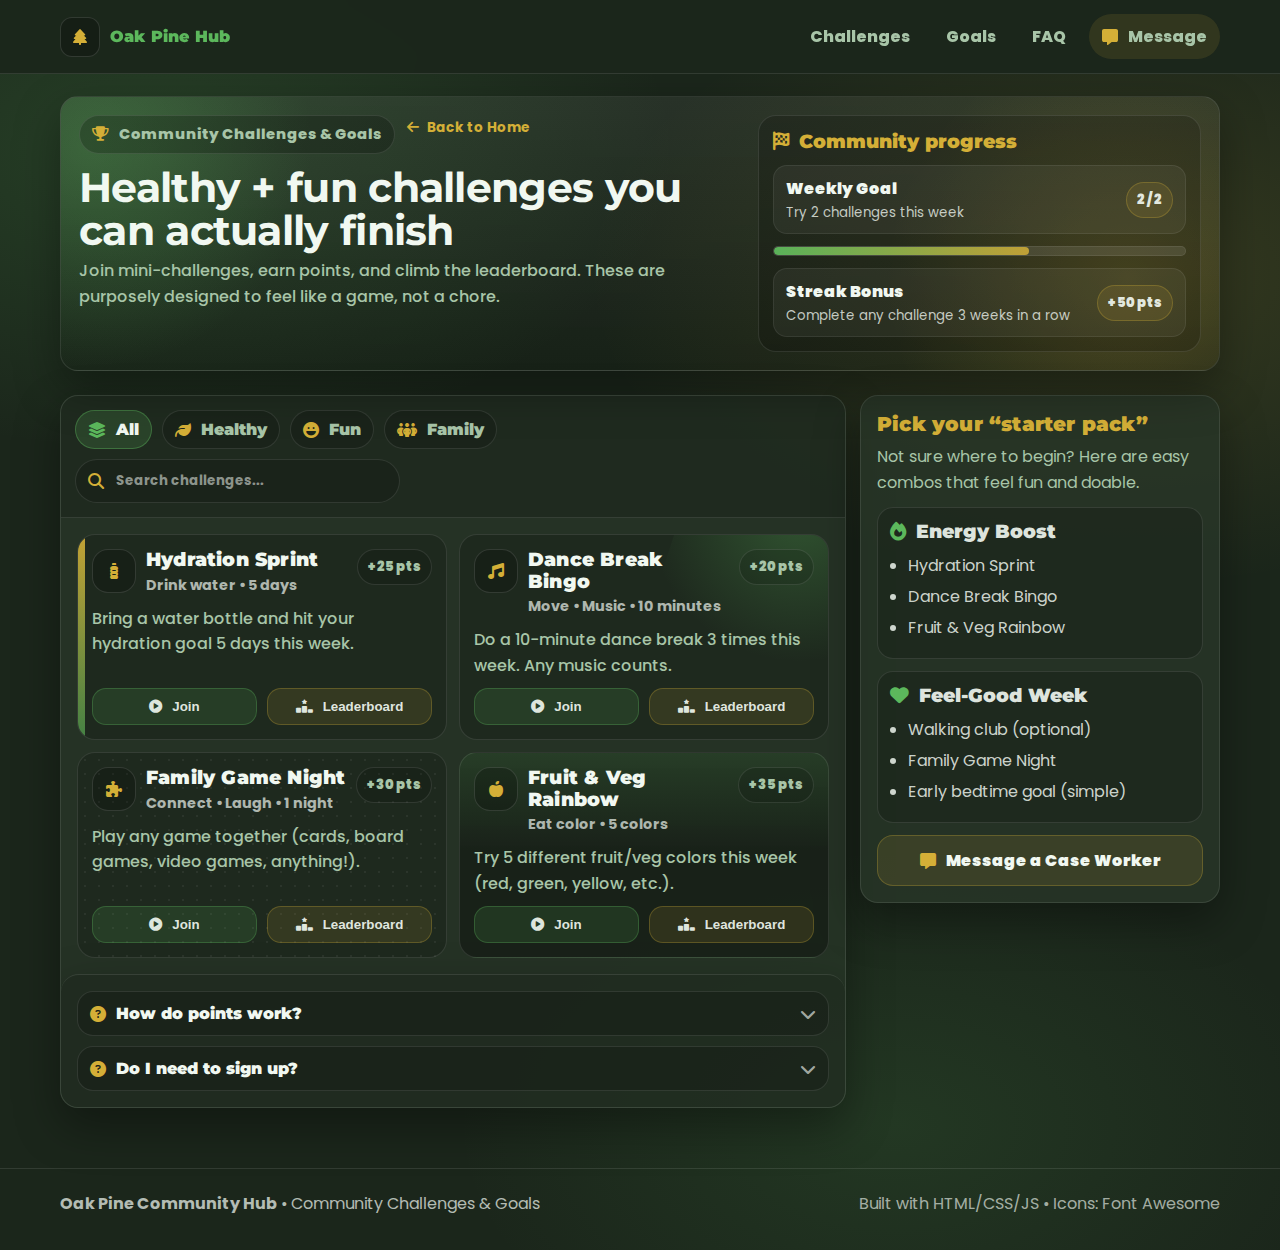
<file: community-challenges.html>
<!DOCTYPE html>
<html lang="en">
<head>
  <meta charset="UTF-8" />
  <meta name="viewport" content="width=device-width, initial-scale=1.0" />
  <title>Community Challenges & Goals | Oak Pine Community Hub</title>


  <link rel="preconnect" href="https://fonts.googleapis.com">
  <link rel="preconnect" href="https://fonts.gstatic.com" crossorigin>
  <link href="https://fonts.googleapis.com/css2?family=Montserrat:wght@400;600;700;900&family=Poppins:wght@300;400;500;600;700&display=swap" rel="stylesheet">
  <link rel="stylesheet" href="https://cdnjs.cloudflare.com/ajax/libs/font-awesome/6.5.0/css/all.min.css">


  <style>
    :root{
      --bg-dark:#1b261b;
      --bg-card:#283628;
      --bg-lighter:#354a35;
      --text-main:#f1f8f1;
      --text-muted:#a8c5a8;
      --accent:#5cb85c;
      --accent-gold:#d4af37;
      --line: rgba(255,255,255,0.10);
      --shadow: 0 18px 45px rgba(0,0,0,0.35);
      --r: 18px;
      --font-head:'Montserrat',sans-serif;
      --font-body:'Poppins',sans-serif;
    }


    *{box-sizing:border-box}
    body{
      margin:0;
      font-family: var(--font-body);
      color: var(--text-main);
      background:
        radial-gradient(900px 520px at 12% 12%, rgba(92,184,92,0.18), transparent 58%),
        radial-gradient(900px 520px at 88% 22%, rgba(212,175,55,0.14), transparent 60%),
        radial-gradient(800px 500px at 70% 90%, rgba(92,184,92,0.12), transparent 55%),
        var(--bg-dark);
      overflow-x:hidden;
    }


    a{color:inherit; text-decoration:none}
    .container{width:min(1160px, 92vw); margin:0 auto;}


    /* ===== Topbar ===== */
    header.topbar{
      position: sticky;
      top: 0;
      z-index: 1000;
      background: rgba(27, 38, 27, 0.92);
      border-bottom: 1px solid var(--line);
      backdrop-filter: blur(10px);
    }


    .topbar-inner{
      display:flex;
      align-items:center;
      justify-content:space-between;
      gap: 14px;
      padding: 14px 0;
    }


    .brand{
      display:inline-flex;
      align-items:center;
      gap: 10px;
      font-family: var(--font-head);
      font-weight: 900;
      color: var(--accent);
      letter-spacing:.2px;
      white-space:nowrap;
    }


    .brand i{
      width: 40px;
      height: 40px;
      display:grid;
      place-items:center;
      border-radius: 12px;
      background: rgba(0,0,0,0.22);
      border: 1px solid rgba(255,255,255,0.12);
      color: var(--accent-gold);
    }


    .nav{
      display:flex;
      gap: 10px;
      align-items:center;
      flex-wrap:wrap;
      justify-content:flex-end;
    }


    .nav a{
      padding: 9px 12px;
      border-radius: 999px;
      border: 1px solid transparent;
      color: var(--text-muted);
      font-weight: 800;
      transition: .2s ease;
    }


    .nav a:hover{
      color: var(--text-main);
      background: rgba(0,0,0,0.22);
      border-color: rgba(255,255,255,0.12);
      transform: translateY(-1px);
    }


    .msg-btn{
      display:inline-flex;
      align-items:center;
      justify-content:center;
      gap: 10px;
      padding: 10px 14px;
      border-radius: 999px;
      border: 1px solid rgba(212,175,55,0.28);
      background: rgba(212,175,55,0.12);
      color: var(--text-main);
      font-weight: 900;
      transition: .2s ease;
      white-space:nowrap;
    }
    .msg-btn i{ color: var(--accent-gold); }
    .msg-btn:hover{
      transform: translateY(-1px);
      border-color: rgba(212,175,55,0.40);
      background: rgba(212,175,55,0.16);
    }


    /* ===== Hero ===== */
    .hero{
      padding: 22px 0 10px;
    }


    .hero-wrap{
      border-radius: var(--r);
      border: 1px solid rgba(255,255,255,0.10);
      background: linear-gradient(180deg, rgba(255,255,255,0.06), rgba(0,0,0,0.12));
      box-shadow: var(--shadow);
      padding: 18px;
      position: relative;
      overflow:hidden;
    }


    .hero-wrap::before{
      content:"";
      position:absolute;
      inset:-140px auto auto -160px;
      width: 420px;
      height: 420px;
      border-radius: 50%;
      background: radial-gradient(circle at 45% 45%, rgba(92,184,92,0.28), transparent 68%);
    }


    .hero-wrap::after{
      content:"";
      position:absolute;
      right:-170px;
      bottom:-170px;
      width: 520px;
      height: 520px;
      border-radius: 50%;
      background: radial-gradient(circle at 50% 50%, rgba(212,175,55,0.18), transparent 66%);
    }


    .hero-inner{
      position:relative;
      z-index:1;
      display:grid;
      grid-template-columns: 1.2fr 0.8fr;
      gap: 14px;
      align-items: stretch;
    }


    .kicker-row{
      display:flex;
      align-items:center;
      gap: 12px;
      flex-wrap: wrap;
    }


    .kicker{
      display:inline-flex;
      align-items:center;
      gap:10px;
      padding: 8px 12px;
      border-radius: 999px;
      background: rgba(0,0,0,0.22);
      border: 1px solid rgba(255,255,255,0.10);
      color: var(--text-muted);
      font-weight: 800;
      width: fit-content;
      font-size: .92rem;
    }
    .kicker i{ color: var(--accent-gold); }


    .back-link{
  display:inline-flex;
  align-items:center;
  gap:8px;
  font-weight:700;
  font-size:.85rem;
  color: var(--accent-gold);
  margin-bottom:14px;
}

.back-link i{
  color:var(--accent-gold);
}

.back-link:hover{ color: var(--accent); }

.back-link:hover i{
  color: var(--accent); /* green */
}


    h1{
      font-family: var(--font-head);
      margin: 12px 0 6px;
      font-size: clamp(2.1rem, 3.2vw, 2.85rem);
      line-height: 1.05;
      letter-spacing: -0.7px;
    }


    .hero p{
      margin: 0;
      color: var(--text-muted);
      line-height: 1.65;
      max-width: 70ch;
      font-weight: 500;
    }


    /* Hero "Goal Meter" box */
    .goal-meter{
      border-radius: var(--r);
      border: 1px solid rgba(255,255,255,0.10);
      background: rgba(0,0,0,0.18);
      padding: 14px;
      display:flex;
      flex-direction: column;
      justify-content: space-between;
      gap: 12px;
    }


    .goal-meter h3{
      margin:0;
      font-family: var(--font-head);
      font-weight: 900;
      color: var(--accent-gold);
      display:flex;
      align-items:center;
      gap: 10px;
    }


    .meter-row{
      display:flex;
      align-items:center;
      justify-content:space-between;
      gap: 12px;
      padding: 10px 12px;
      border-radius: 14px;
      border: 1px solid rgba(255,255,255,0.08);
      background: rgba(255,255,255,0.05);
    }


    .meter-row b{
      font-weight: 900;
      display:block;
    }
    .meter-row small{
      display:block;
      color: rgba(241,248,241,0.78);
      margin-top: 2px;
    }


    .pill{
      padding: 7px 10px;
      border-radius: 999px;
      border: 1px solid rgba(212,175,55,0.28);
      background: rgba(212,175,55,0.12);
      color: rgba(241,248,241,0.92);
      font-weight: 900;
      font-size: .82rem;
      white-space: nowrap;
    }


    .progress{
      height: 10px;
      border-radius: 999px;
      background: rgba(255,255,255,0.10);
      overflow:hidden;
      border: 1px solid rgba(255,255,255,0.08);
    }
    .bar{
      height: 100%;
      width: 62%;
      background: linear-gradient(90deg, rgba(92,184,92,0.95), rgba(212,175,55,0.85));
      border-radius: 999px;
    }


    /* ===== Main ===== */
    main{
      padding: 14px 0 42px;
    }


    .layout{
      display:grid;
      grid-template-columns: 1fr 360px;
      gap: 14px;
      align-items:start;
    }


    .panel{
      border-radius: var(--r);
      border: 1px solid rgba(255,255,255,0.10);
      background: rgba(40,54,40,0.78);
      box-shadow: var(--shadow);
      overflow:hidden;
    }


    /* Filter row */
    .filters{
      padding: 14px;
      border-bottom: 1px solid var(--line);
      background: rgba(0,0,0,0.14);
      display:flex;
      align-items:center;
      justify-content:space-between;
      gap: 10px;
      flex-wrap: wrap;
    }


    .filters-left{
      display:flex;
      align-items:center;
      gap: 10px;
      flex-wrap: wrap;
    }


    .chip{
      cursor:pointer;
      padding: 9px 12px;
      border-radius: 999px;
      border: 1px solid rgba(255,255,255,0.10);
      background: rgba(0,0,0,0.16);
      color: var(--text-muted);
      font-weight: 900;
      transition: .2s ease;
      display:inline-flex;
      align-items:center;
      gap: 10px;
      font-family: var(--font-head);
      user-select:none;
    }


    .chip i{ color: var(--accent-gold); }
    .chip.active{
      background: rgba(92,184,92,0.18);
      border-color: rgba(92,184,92,0.40);
      color: var(--text-main);
    }
    .chip.active i{ color: var(--accent); }


    .filters-right{
      display:flex;
      align-items:center;
      gap: 10px;
    }


    .search{
      display:flex;
      align-items:center;
      gap: 10px;
      padding: 10px 12px;
      border-radius: 999px;
      border: 1px solid rgba(255,255,255,0.10);
      background: rgba(0,0,0,0.16);
      min-width: 240px;
    }


    .search i{ color: var(--accent-gold); }
    .search input{
      width: 100%;
      border: 0;
      outline: none;
      background: transparent;
      color: var(--text-main);
      font-weight: 700;
      font-family: var(--font-body);
    }
    .search input::placeholder{ color: rgba(241,248,241,0.55); }


    /* Challenge Grid */
    .grid{
      padding: 16px;
      display:grid;
      grid-template-columns: repeat(12, 1fr);
      gap: 12px;
    }


    .challenge{
      grid-column: span 6;
      border-radius: 18px;
      border: 1px solid rgba(255,255,255,0.10);
      background: rgba(0,0,0,0.18);
      padding: 14px;
      position: relative;
      overflow:hidden;
      transition: transform .2s ease, border-color .2s ease;
      min-height: 200px;
      display:flex;
      flex-direction: column;
      gap: 10px;
    }


    .challenge:hover{
      transform: translateY(-2px);
      border-color: rgba(212,175,55,0.30);
    }


    /* Unique card looks */
    .challenge[data-style="stripe"]::before{
      content:"";
      position:absolute;
      left: 0;
      top: 0;
      bottom: 0;
      width: 7px;
      background: linear-gradient(180deg, rgba(212,175,55,0.95), rgba(92,184,92,0.65));
      opacity: .95;
    }


    .challenge[data-style="orbit"]::after{
      content:"";
      position:absolute;
      right:-130px;
      top:-130px;
      width: 280px;
      height: 280px;
      background: radial-gradient(circle at 40% 40%, rgba(92,184,92,0.30), transparent 64%);
      transform: rotate(18deg);
    }


    .challenge[data-style="dots"]{
      background:
        radial-gradient(rgba(255,255,255,0.06) 1px, transparent 1px) 0 0 / 14px 14px,
        rgba(0,0,0,0.18);
    }


    .challenge[data-style="gradient"]{
      background:
        linear-gradient(180deg, rgba(92,184,92,0.14), rgba(0,0,0,0.18) 48%),
        rgba(0,0,0,0.18);
    }


    .challenge-head{
      display:flex;
      align-items:flex-start;
      justify-content:space-between;
      gap: 10px;
      position: relative;
      z-index: 1;
    }


    .left{
      display:flex;
      gap: 10px;
      align-items:flex-start;
    }


    .icon{
      width: 44px;
      height: 44px;
      display:grid;
      place-items:center;
      border-radius: 16px;
      border: 1px solid rgba(255,255,255,0.12);
      background: rgba(0,0,0,0.22);
      flex: 0 0 auto;
      color: var(--accent-gold);
    }


    .challenge h3{
      margin:0;
      font-family: var(--font-head);
      font-weight: 900;
      letter-spacing: .2px;
      line-height: 1.15;
    }


    .meta{
      margin-top: 4px;
      color: rgba(241,248,241,0.70);
      font-weight: 700;
      font-size: .9rem;
    }


    .tag{
      padding: 7px 10px;
      border-radius: 999px;
      border: 1px solid rgba(255,255,255,0.10);
      background: rgba(0,0,0,0.14);
      color: var(--text-muted);
      font-weight: 900;
      font-size: .82rem;
      white-space: nowrap;
      position: relative;
      z-index: 1;
    }


    .challenge p{
      margin:0;
      color: var(--text-muted);
      line-height: 1.6;
      font-weight: 500;
      position: relative;
      z-index: 1;
    }


    .challenge-actions{
      margin-top:auto;
      display:flex;
      align-items:center;
      justify-content:space-between;
      gap: 10px;
      position: relative;
      z-index: 1;
    }


    .join{
      cursor:pointer;
      display:inline-flex;
      align-items:center;
      justify-content:center;
      gap: 10px;
      padding: 10px 12px;
      border-radius: 14px;
      border: 1px solid rgba(92,184,92,0.30);
      background: rgba(92,184,92,0.14);
      color: rgba(241,248,241,0.92);
      font-weight: 900;
      transition: .2s ease;
      flex: 1;
    }
    .join:hover{
      transform: translateY(-1px);
      border-color: rgba(92,184,92,0.45);
      background: rgba(92,184,92,0.18);
    }


    .leaderboard-btn{
      cursor:pointer;
      display:inline-flex;
      align-items:center;
      justify-content:center;
      gap: 10px;
      padding: 10px 12px;
      border-radius: 14px;
      border: 1px solid rgba(212,175,55,0.28);
      background: rgba(212,175,55,0.12);
      color: rgba(241,248,241,0.92);
      font-weight: 900;
      transition: .2s ease;
      flex: 1;
    }
    .leaderboard-btn:hover{
      transform: translateY(-1px);
      border-color: rgba(212,175,55,0.40);
      background: rgba(212,175,55,0.16);
    }


    /* Expandable leaderboard */
    .leaderboard{
      display:none;
      margin-top: 10px;
      border-top: 1px solid rgba(255,255,255,0.10);
      padding-top: 10px;
      position: relative;
      z-index: 1;
    }


    .leaderboard.show{
      display:block;
      animation: pop .18s ease;
    }


    @keyframes pop{
      from{ transform: translateY(-4px); opacity: 0; }
      to{ transform: translateY(0); opacity: 1; }
    }


    .lb-row{
      display:flex;
      align-items:center;
      justify-content:space-between;
      gap: 10px;
      padding: 10px 10px;
      border-radius: 14px;
      border: 1px solid rgba(255,255,255,0.08);
      background: rgba(255,255,255,0.05);
      margin-top: 8px;
    }


    .rank{
      width: 36px;
      height: 36px;
      border-radius: 12px;
      display:grid;
      place-items:center;
      border: 1px solid rgba(255,255,255,0.10);
      background: rgba(0,0,0,0.18);
      font-weight: 900;
      color: var(--accent-gold);
      flex: 0 0 auto;
    }


    .lb-name{
      flex: 1;
      min-width: 0;
    }


    .lb-name b{
      display:block;
      font-weight: 900;
      white-space: nowrap;
      overflow:hidden;
      text-overflow: ellipsis;
    }


    .lb-name small{
      display:block;
      color: rgba(241,248,241,0.72);
      margin-top: 2px;
    }


    .lb-score{
      font-weight: 900;
      color: rgba(241,248,241,0.92);
      padding: 7px 10px;
      border-radius: 999px;
      border: 1px solid rgba(92,184,92,0.30);
      background: rgba(92,184,92,0.12);
      white-space: nowrap;
    }


    /* Sidebar */
    aside.side{
      padding: 16px;
    }


    .side h2{
      margin:0 0 8px;
      font-family: var(--font-head);
      font-weight: 900;
      color: var(--accent-gold);
      letter-spacing: .2px;
      font-size: 1.25rem;
    }


    .side p{
      margin:0;
      color: var(--text-muted);
      line-height: 1.6;
    }


    .side-card{
      margin-top: 12px;
      padding: 12px;
      border-radius: 16px;
      border: 1px solid rgba(255,255,255,0.10);
      background: rgba(0,0,0,0.18);
    }


    .side-card h3{
      margin:0 0 8px;
      font-family: var(--font-head);
      font-weight: 900;
      color: rgba(241,248,241,0.92);
      display:flex;
      align-items:center;
      gap: 10px;
    }
    .side-card h3 i{ color: var(--accent); }


    .goal-list{
      margin: 10px 0 0;
      padding-left: 18px;
      color: rgba(241,248,241,0.84);
    }
    .goal-list li{ margin: 6px 0; }


    .msg-only{
      margin-top: 12px;
      display:flex;
    }


    .msg-only a{
      width: 100%;
      border-radius: 16px;
      padding: 12px 12px;
      display:flex;
      align-items:center;
      justify-content:center;
      gap: 10px;
      border: 1px solid rgba(212,175,55,0.28);
      background: rgba(212,175,55,0.12);
      font-weight: 900;
      transition: .2s ease;
    }
    .msg-only a:hover{
      transform: translateY(-1px);
      border-color: rgba(212,175,55,0.40);
      background: rgba(212,175,55,0.16);
    }
    .msg-only i{ color: var(--accent-gold); }


    footer{
      margin-top: 18px;
      padding: 22px 0 34px;
      border-top: 1px solid var(--line);
      color: rgba(241,248,241,0.72);
    }


    /* Responsive */
    @media (max-width: 980px){
      .hero-inner{ grid-template-columns: 1fr; }
      .layout{ grid-template-columns: 1fr; }
      .challenge{ grid-column: span 12; }
      .search{ min-width: 180px; }
    }
  </style>
</head>


<body>
  <header class="topbar">
    <div class="container topbar-inner">
      <a class="brand" href="index.html">
        <i class="fa-solid fa-tree"></i>
        <span>Oak Pine Hub</span>
      </a>


      <nav class="nav">
        <a href="#challenges">Challenges</a>
        <a href="#goals">Goals</a>
        <a href="#faq">FAQ</a>


        <a class="msg-btn" href="contact-case-worker.html" title="Message a case worker">
          <i class="fa-solid fa-message"></i> Message
        </a>
      </nav>
    </div>
  </header>


  <section class="hero" id="goals">
    <div class="container hero-wrap">
      <div class="hero-inner">
        <div>
          <div class="kicker-row">
            <div class="kicker">
              <i class="fa-solid fa-trophy"></i>
              Community Challenges & Goals
            </div>


            <!-- Back to Home RIGHT of the title -->
            <a class="back-link" href="index.html">
              <i class="fa-solid fa-arrow-left"></i> Back to Home
            </a>
          </div>


          <h1>Healthy + fun challenges you can actually finish</h1>
          <p>
            Join mini-challenges, earn points, and climb the leaderboard.
            These are purposely designed to feel like a game, not a chore.
          </p>
        </div>


        <aside class="goal-meter">
          <h3><i class="fa-solid fa-flag-checkered"></i> Community progress</h3>


          <div class="meter-row">
            <div>
              <b>Weekly Goal</b>
              <small>Try 2 challenges this week</small>
            </div>
            <span class="pill">2 / 2</span>
          </div>


          <div class="progress" aria-label="Weekly progress bar">
            <div class="bar"></div>
          </div>


          <div class="meter-row">
            <div>
              <b>Streak Bonus</b>
              <small>Complete any challenge 3 weeks in a row</small>
            </div>
            <span class="pill">+50 pts</span>
          </div>
        </aside>
      </div>
    </div>
  </section>


  <main id="challenges">
    <div class="container layout">
      <!-- LEFT -->
      <section class="panel">
        <div class="filters">
          <div class="filters-left">
            <div class="chip active" data-filter="all">
              <i class="fa-solid fa-layer-group"></i> All
            </div>
            <div class="chip" data-filter="healthy">
              <i class="fa-solid fa-leaf"></i> Healthy
            </div>
            <div class="chip" data-filter="fun">
              <i class="fa-solid fa-face-laugh"></i> Fun
            </div>
            <div class="chip" data-filter="family">
              <i class="fa-solid fa-people-group"></i> Family
            </div>
          </div>


          <div class="filters-right">
            <div class="search">
              <i class="fa-solid fa-magnifying-glass"></i>
              <input id="searchInput" type="text" placeholder="Search challenges..." />
            </div>
          </div>
        </div>


        <div class="grid" id="challengeGrid">
          <!-- Challenge 1 -->
          <article class="challenge" data-type="healthy" data-style="stripe">
            <div class="challenge-head">
              <div class="left">
                <div class="icon"><i class="fa-solid fa-bottle-water"></i></div>
                <div>
                  <h3>Hydration Sprint</h3>
                  <div class="meta">Drink water • 5 days</div>
                </div>
              </div>
              <span class="tag">+25 pts</span>
            </div>


            <p>Bring a water bottle and hit your hydration goal 5 days this week.</p>


            <div class="challenge-actions">
              <button class="join" type="button">
                <i class="fa-solid fa-circle-play"></i> Join
              </button>
              <button class="leaderboard-btn" type="button" data-lb="lb1">
                <i class="fa-solid fa-ranking-star"></i> Leaderboard
              </button>
            </div>


            <div class="leaderboard" id="lb1">
              <div class="lb-row">
                <div class="rank">1</div>
                <div class="lb-name"><b>Jasmine</b><small>Hydration streak: 5</small></div>
                <div class="lb-score">98 pts</div>
              </div>
              <div class="lb-row">
                <div class="rank">2</div>
                <div class="lb-name"><b>Leo</b><small>Hydration streak: 4</small></div>
                <div class="lb-score">84 pts</div>
              </div>
              <div class="lb-row">
                <div class="rank">3</div>
                <div class="lb-name"><b>Sam</b><small>Hydration streak: 4</small></div>
                <div class="lb-score">80 pts</div>
              </div>
            </div>
          </article>


          <!-- Challenge 2 -->
          <article class="challenge" data-type="fun" data-style="orbit">
            <div class="challenge-head">
              <div class="left">
                <div class="icon"><i class="fa-solid fa-music"></i></div>
                <div>
                  <h3>Dance Break Bingo</h3>
                  <div class="meta">Move • Music • 10 minutes</div>
                </div>
              </div>
              <span class="tag">+20 pts</span>
            </div>


            <p>Do a 10-minute dance break 3 times this week. Any music counts.</p>


            <div class="challenge-actions">
              <button class="join" type="button">
                <i class="fa-solid fa-circle-play"></i> Join
              </button>
              <button class="leaderboard-btn" type="button" data-lb="lb2">
                <i class="fa-solid fa-ranking-star"></i> Leaderboard
              </button>
            </div>


            <div class="leaderboard" id="lb2">
              <div class="lb-row">
                <div class="rank">1</div>
                <div class="lb-name"><b>Chris</b><small>Dance sessions: 6</small></div>
                <div class="lb-score">92 pts</div>
              </div>
              <div class="lb-row">
                <div class="rank">2</div>
                <div class="lb-name"><b>Maria</b><small>Dance sessions: 5</small></div>
                <div class="lb-score">86 pts</div>
              </div>
              <div class="lb-row">
                <div class="rank">3</div>
                <div class="lb-name"><b>Nina</b><small>Dance sessions: 4</small></div>
                <div class="lb-score">78 pts</div>
              </div>
            </div>
          </article>


          <!-- Challenge 3 -->
          <article class="challenge" data-type="family" data-style="dots">
            <div class="challenge-head">
              <div class="left">
                <div class="icon"><i class="fa-solid fa-puzzle-piece"></i></div>
                <div>
                  <h3>Family Game Night</h3>
                  <div class="meta">Connect • Laugh • 1 night</div>
                </div>
              </div>
              <span class="tag">+30 pts</span>
            </div>


            <p>Play any game together (cards, board games, video games, anything!).</p>


            <div class="challenge-actions">
              <button class="join" type="button">
                <i class="fa-solid fa-circle-play"></i> Join
              </button>
              <button class="leaderboard-btn" type="button" data-lb="lb3">
                <i class="fa-solid fa-ranking-star"></i> Leaderboard
              </button>
            </div>


            <div class="leaderboard" id="lb3">
              <div class="lb-row">
                <div class="rank">1</div>
                <div class="lb-name"><b>The Parkers</b><small>Game nights: 3</small></div>
                <div class="lb-score">110 pts</div>
              </div>
              <div class="lb-row">
                <div class="rank">2</div>
                <div class="lb-name"><b>Team Nguyen</b><small>Game nights: 2</small></div>
                <div class="lb-score">92 pts</div>
              </div>
              <div class="lb-row">
                <div class="rank">3</div>
                <div class="lb-name"><b>Team Lee</b><small>Game nights: 2</small></div>
                <div class="lb-score">88 pts</div>
              </div>
            </div>
          </article>


          <!-- Challenge 4 -->
          <article class="challenge" data-type="healthy" data-style="gradient">
            <div class="challenge-head">
              <div class="left">
                <div class="icon"><i class="fa-solid fa-apple-whole"></i></div>
                <div>
                  <h3>Fruit & Veg Rainbow</h3>
                  <div class="meta">Eat color • 5 colors</div>
                </div>
              </div>
              <span class="tag">+35 pts</span>
            </div>


            <p>Try 5 different fruit/veg colors this week (red, green, yellow, etc.).</p>


            <div class="challenge-actions">
              <button class="join" type="button">
                <i class="fa-solid fa-circle-play"></i> Join
              </button>
              <button class="leaderboard-btn" type="button" data-lb="lb4">
                <i class="fa-solid fa-ranking-star"></i> Leaderboard
              </button>
            </div>


            <div class="leaderboard" id="lb4">
              <div class="lb-row">
                <div class="rank">1</div>
                <div class="lb-name"><b>Riley</b><small>Colors tried: 9</small></div>
                <div class="lb-score">104 pts</div>
              </div>
              <div class="lb-row">
                <div class="rank">2</div>
                <div class="lb-name"><b>Amir</b><small>Colors tried: 7</small></div>
                <div class="lb-score">92 pts</div>
              </div>
              <div class="lb-row">
                <div class="rank">3</div>
                <div class="lb-name"><b>Olivia</b><small>Colors tried: 6</small></div>
                <div class="lb-score">85 pts</div>
              </div>
            </div>
          </article>
        </div>


        <!-- FAQ -->
        <div class="panel" style="border:none; border-top:1px solid var(--line); background: rgba(0,0,0,0.12);" id="faq">
          <div style="padding:16px;">
            <details style="border-radius: 16px; border:1px solid rgba(255,255,255,0.10); background: rgba(0,0,0,0.18); padding: 12px;">
              <summary style="cursor:pointer; font-family: var(--font-head); font-weight: 900; list-style:none; display:flex; align-items:center; justify-content:space-between; gap:12px;">
                <span style="display:flex; align-items:center; gap:10px;">
                  <i class="fa-solid fa-circle-question" style="color: var(--accent-gold);"></i>
                  How do points work?
                </span>
                <i class="fa-solid fa-chevron-down" style="color: rgba(241,248,241,0.65);"></i>
              </summary>
              <p style="margin: 10px 0 0; color: var(--text-muted); line-height: 1.55;">
                Each challenge gives points when you complete it. Try multiple challenges for bigger totals.
              </p>
            </details>


            <details style="margin-top:10px; border-radius: 16px; border:1px solid rgba(255,255,255,0.10); background: rgba(0,0,0,0.18); padding: 12px;">
              <summary style="cursor:pointer; font-family: var(--font-head); font-weight: 900; list-style:none; display:flex; align-items:center; justify-content:space-between; gap:12px;">
                <span style="display:flex; align-items:center; gap:10px;">
                  <i class="fa-solid fa-circle-question" style="color: var(--accent-gold);"></i>
                  Do I need to sign up?
                </span>
                <i class="fa-solid fa-chevron-down" style="color: rgba(241,248,241,0.65);"></i>
              </summary>
              <p style="margin: 10px 0 0; color: var(--text-muted); line-height: 1.55;">
                Nope! You can join anytime. If you want help choosing a challenge, click Message.
              </p>
            </details>
          </div>
        </div>
      </section>


      <!-- RIGHT -->
      <aside class="panel side">
        <h2>Pick your “starter pack”</h2>
        <p>Not sure where to begin? Here are easy combos that feel fun and doable.</p>


        <div class="side-card">
          <h3><i class="fa-solid fa-fire"></i> Energy Boost</h3>
          <ul class="goal-list">
            <li>Hydration Sprint</li>
            <li>Dance Break Bingo</li>
            <li>Fruit & Veg Rainbow</li>
          </ul>
        </div>


        <div class="side-card">
          <h3><i class="fa-solid fa-heart"></i> Feel-Good Week</h3>
          <ul class="goal-list">
            <li>Walking club (optional)</li>
            <li>Family Game Night</li>
            <li>Early bedtime goal (simple)</li>
          </ul>
        </div>


        <div class="msg-only">
          <a href="contact-case-worker.html" title="Message a case worker">
            <i class="fa-solid fa-message"></i> Message a Case Worker
          </a>
        </div>
      </aside>
    </div>
  </main>


  <footer>
    <div class="container">
      <div style="display:flex; gap:12px; flex-wrap:wrap; align-items:center; justify-content:space-between;">
        <span><b>Oak Pine Community Hub</b> • Community Challenges & Goals</span>
        <span style="color:rgba(241,248,241,0.65);">Built with HTML/CSS/JS • Icons: Font Awesome</span>
      </div>
    </div>
  </footer>


  <script>
    // ===== Leaderboard expand per card =====
    document.querySelectorAll(".leaderboard-btn").forEach(btn => {
      btn.addEventListener("click", () => {
        const id = btn.dataset.lb;
        const panel = document.getElementById(id);
        if(!panel) return;


        // close other leaderboards
        document.querySelectorAll(".leaderboard").forEach(lb => {
          if(lb !== panel) lb.classList.remove("show");
        });


        panel.classList.toggle("show");
      });
    });


    // ===== Filter chips =====
    const chips = document.querySelectorAll(".chip");
    const cards = document.querySelectorAll(".challenge");
    const searchInput = document.getElementById("searchInput");


    let activeFilter = "all";


    function applyFilters(){
      const q = (searchInput.value || "").toLowerCase().trim();


      cards.forEach(card => {
        const type = card.dataset.type;
        const text = card.innerText.toLowerCase();


        const matchesFilter = (activeFilter === "all") ? true : (type === activeFilter);
        const matchesSearch = q ? text.includes(q) : true;


        card.style.display = (matchesFilter && matchesSearch) ? "" : "none";
      });
    }


    chips.forEach(chip => {
      chip.addEventListener("click", () => {
        chips.forEach(c => c.classList.remove("active"));
        chip.classList.add("active");
        activeFilter = chip.dataset.filter;
        applyFilters();
      });
    });


    searchInput.addEventListener("input", applyFilters);


    // ===== Join buttons (fake demo feedback) =====
    document.querySelectorAll(".join").forEach(btn => {
      btn.addEventListener("click", () => {
        btn.innerHTML = `<i class="fa-solid fa-check"></i> Joined`;
        btn.style.borderColor = "rgba(212,175,55,0.40)";
        btn.style.background = "rgba(212,175,55,0.14)";
      });
    });
  </script>
</body>
</html>
</file>
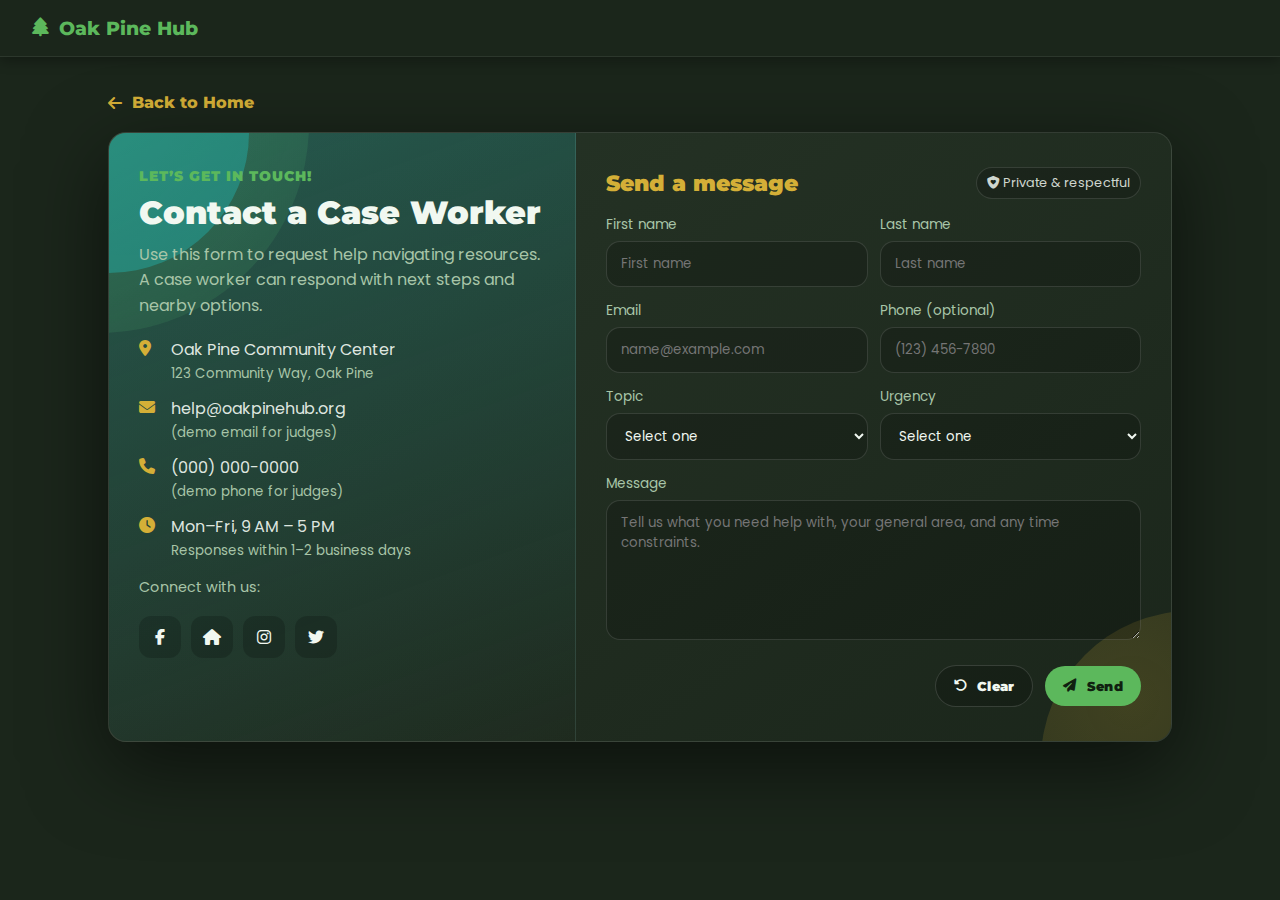
<file: contact-case-worker.html>
<!DOCTYPE html>
<html lang="en">
<head>
  <meta charset="UTF-8" />
  <meta name="viewport" content="width=device-width, initial-scale=1.0" />
  <title>Contact a Case Worker | Oak Pine Hub</title>


  <link rel="stylesheet" href="https://cdnjs.cloudflare.com/ajax/libs/font-awesome/6.4.0/css/all.min.css">
  <link rel="stylesheet" href="https://fonts.googleapis.com/css2?family=Montserrat:wght@400;700;900&family=Poppins:wght@300;400;600&display=swap">


  <style>
    :root{
      --bg-dark:#1b261b;
      --bg-card:#283628;
      --bg-lighter:#354a35;
      --text-main:#f1f8f1;
      --text-muted:#a8c5a8;
      --accent:#5cb85c;
      --accent-gold:#d4af37;
      --teal:#22b8b5;
      --danger:#ee6352;


      --font-head:'Montserrat', sans-serif;
      --font-body:'Poppins', sans-serif;
    }


    *{ box-sizing:border-box; }
    body{
      margin:0;
      background: var(--bg-dark);
      color: var(--text-main);
      font-family: var(--font-body);
      overflow-x:hidden;
    }


    header{
      background: rgba(27, 38, 27, 0.95);
      padding: 1rem 2rem;
      position: sticky;
      top: 0;
      z-index: 1000;
      display: flex;
      justify-content: space-between;
      align-items: center;
      border-bottom: 1px solid rgba(255,255,255,0.08);
      box-shadow: 0 4px 12px rgba(0,0,0,0.3);
    }


    .logo{
      font-size: 1.2rem;
      font-weight: 800;
      color: var(--accent);
      display:flex;
      align-items:center;
      gap:10px;
      font-family: var(--font-head);
    }


    .container{
      max-width: 1100px;
      margin: 0 auto;
      padding: 26px 18px 70px;
    }


    .back-link{
      display:inline-flex;
      gap:10px;
      align-items:center;
      color: var(--accent-gold);
      text-decoration:none;
      font-weight:800;
      margin: 10px 0 20px;
      font-family: var(--font-head);
    }
    .back-link:hover{ color: var(--accent); }


    /* ===== Contact layout ===== */
    .contact-shell{
      position: relative;
      background: linear-gradient(145deg, rgba(40,54,40,0.92), rgba(27,38,27,0.92));
      border: 1px solid rgba(255,255,255,0.10);
      border-radius: 18px;
      overflow: hidden;
      box-shadow: 0 25px 80px rgba(0,0,0,0.55);
      min-height: 520px;
    }


    /* circles */
    .contact-shell::before,
    .contact-shell::after{
      content:"";
      position:absolute;
      border-radius:999px;
      background: radial-gradient(circle at 30% 30%, rgba(92,184,92,0.35), rgba(92,184,92,0.08));
      filter: blur(0px);
      z-index: 0;
      pointer-events:none;
    }
    .contact-shell::before{
      width: 420px; height: 420px;
      left: -220px; top: -220px;
    }
    .contact-shell::after{
      width: 300px; height: 300px;
      right: -170px; bottom: -170px;
      background: radial-gradient(circle at 30% 30%, rgba(212,175,55,0.20), rgba(212,175,55,0.06));
    }


    .contact-grid{
      position: relative;
      z-index: 1;
      display: grid;
      grid-template-columns: 1.1fr 1.4fr;
      gap: 0;
      min-height: 520px;
    }


    
    .contact-info{
      padding: 34px 30px;
      background: linear-gradient(160deg, rgba(34,184,181,0.28), rgba(40,54,40,0.0));
      border-right: 1px solid rgba(255,255,255,0.08);
      position: relative;
      overflow: hidden;
    }


    /* Teal wedge vibe */
    .contact-info .wedge{
      position:absolute;
      top: -140px;
      left: -140px;
      width: 280px;
      height: 280px;
      border-radius: 50%;
      background: rgba(34,184,181,0.55);
      box-shadow: 0 0 0 999px rgba(34,184,181,0.0);
      z-index: 0;
      opacity: 0.75;
    }


    .contact-info .content{
      position: relative;
      z-index: 1;
    }


    .kicker{
      color: var(--accent);
      font-family: var(--font-head);
      font-weight: 900;
      letter-spacing: 1px;
      text-transform: uppercase;
      font-size: 0.9rem;
      margin-bottom: 10px;
    }


    .title{
      margin: 0 0 10px;
      font-family: var(--font-head);
      font-weight: 900;
      font-size: 2rem;
      line-height: 1.15;
    }


    .sub{
      color: var(--text-muted);
      margin: 0 0 18px;
      line-height: 1.6;
      max-width: 44ch;
    }


    .info-list{
      margin: 18px 0 0;
      padding: 0;
      display: grid;
      gap: 12px;
    }


    .info-item{
      display:flex;
      gap: 12px;
      align-items:flex-start;
      color: rgba(241,248,241,0.92);
    }
    .info-item i{
      width: 20px;
      margin-top: 3px;
      color: var(--accent-gold);
    }
    .info-item small{
      display:block;
      color: var(--text-muted);
      margin-top: 2px;
    }


    .social-row{
      display:flex;
      gap: 10px;
      margin-top: 18px;
      flex-wrap: wrap;
    }
    .social{
      width: 42px;
      height: 42px;
      border-radius: 12px;
      display:grid;
      place-items:center;
      border: 1px solid rgba(255,255,255,0.14);
      background: rgba(0,0,0,0.18);
      color: var(--text-main);
      transition: 200ms ease;
    }
    .social:hover{
      border-color: var(--accent);
      background: rgba(92,184,92,0.14);
      transform: translateY(-2px);
    }


    /* Right form panel like first pic */
    .contact-form{
      padding: 34px 30px;
      position: relative;
    }


    .form-head{
      display:flex;
      align-items:center;
      justify-content:space-between;
      gap: 12px;
      margin-bottom: 16px;
    }


    .form-head h2{
      margin: 0;
      font-family: var(--font-head);
      font-weight: 900;
      font-size: 1.4rem;
      color: var(--accent-gold);
    }


    .badge{
      font-size: 0.8rem;
      padding: 6px 10px;
      border-radius: 999px;
      border: 1px solid rgba(255,255,255,0.12);
      background: rgba(0,0,0,0.18);
      color: rgba(241,248,241,0.85);
      white-space: nowrap;
    }


    form{
      display:grid;
      gap: 14px;
    }


    .row{
      display:grid;
      grid-template-columns: 1fr 1fr;
      gap: 12px;
    }


    label{
      font-size: 0.85rem;
      color: var(--text-muted);
      display:block;
      margin-bottom: 6px;
    }


    .field{
      background: rgba(0,0,0,0.18);
      border: 1px solid rgba(255,255,255,0.12);
      border-radius: 14px;
      padding: 12px 14px;
      color: var(--text-main);
      font-family: var(--font-body);
      outline: none;
      width: 100%;
      transition: 200ms ease;
    }


    .field:focus{
      border-color: var(--accent);
      box-shadow: 0 0 0 4px rgba(92,184,92,0.12);
    }


    textarea.field{
      min-height: 140px;
      resize: vertical;
    }


    .actions{
      display:flex;
      gap: 12px;
      align-items:center;
      justify-content:flex-end;
      margin-top: 4px;
      flex-wrap: wrap;
    }


    .btn{
      border: 0;
      cursor: pointer;
      border-radius: 999px;
      padding: 12px 18px;
      font-weight: 900;
      font-family: var(--font-head);
      letter-spacing: 0.3px;
      transition: 200ms ease;
      display:inline-flex;
      align-items:center;
      gap: 10px;
    }


    .btn-primary{
      background: var(--accent);
      color: #102010;
    }
    .btn-primary:hover{
      transform: translateY(-2px);
      filter: brightness(1.05);
    }


    .btn-ghost{
      background: rgba(0,0,0,0.18);
      color: var(--text-main);
      border: 1px solid rgba(255,255,255,0.14);
    }
    .btn-ghost:hover{
      border-color: var(--accent-gold);
      transform: translateY(-2px);
    }


    .hint{
      color: var(--text-muted);
      font-size: 0.9rem;
      line-height: 1.5;
      margin-top: 8px;
    }


    .toast{
      display:none;
      margin-top: 10px;
      padding: 12px 14px;
      border-radius: 14px;
      border: 1px solid rgba(255,255,255,0.14);
      background: rgba(0,0,0,0.22);
      color: rgba(241,248,241,0.92);
    }
    .toast.show{ display:block; }
    .toast i{ color: var(--accent-gold); margin-right: 8px; }


    @media(max-width: 900px){
      .contact-grid{ grid-template-columns: 1fr; }
      .contact-info{ border-right: 0; border-bottom: 1px solid rgba(255,255,255,0.08); }
      .row{ grid-template-columns: 1fr; }
    }
    .social-row a{
    text-decoration: none;
    border: none;
    outline: none;
    }
  </style>
</head>


<body>
  <header>
    <div class="logo"><i class="fa-solid fa-tree"></i> Oak Pine Hub</div>
  </header>


  <div class="container">
    <a class="back-link" href="index.html">
      <i class="fa-solid fa-arrow-left"></i> Back to Home
    </a>


    <div class="contact-shell">
      <div class="contact-grid">
        <!-- LEFT: Info -->
        <aside class="contact-info">
          <div class="wedge" aria-hidden="true"></div>


          <div class="content">
            <div class="kicker">Let’s get in touch!</div>
            <h1 class="title">Contact a Case Worker</h1>
            <p class="sub">
              Use this form to request help navigating resources. A case worker can respond with next steps and nearby options.
            </p>


            <ul class="info-list">
              <li class="info-item">
                <i class="fa-solid fa-location-dot"></i>
                <div>
                  Oak Pine Community Center
                  <small>123 Community Way, Oak Pine</small>
                </div>
              </li>


              <li class="info-item">
                <i class="fa-solid fa-envelope"></i>
                <div>
                  help@oakpinehub.org
                  <small>(demo email for judges)</small>
                </div>
              </li>


              <li class="info-item">
                <i class="fa-solid fa-phone"></i>
                <div>
                  (000) 000-0000
                  <small>(demo phone for judges)</small>
                </div>
              </li>


              <li class="info-item">
                <i class="fa-solid fa-clock"></i>
                <div>
                  Mon–Fri, 9 AM – 5 PM
                  <small>Responses within 1–2 business days</small>
                </div>
              </li>
            </ul>


            <div class="hint" style="margin-top:16px;">
              Connect with us:
            </div>


            <div class="social-row" aria-label="Social links">
              <a class="social" href="https://www.facebook.com/" target="_blank" rel="noopener" aria-label="Facebook">
                <i class="fa-brands fa-facebook-f"></i>
              </a>
              <a class="social" href="https://nextdoor.com/" target="_blank" rel="noopener" aria-label="Nextdoor">
                <i class="fa-solid fa-house"></i>
              </a>
              <a class="social" href="https://www.instagram.com/" target="_blank" rel="noopener" aria-label="Instagram">
                <i class="fa-brands fa-instagram"></i>
              </a>
              <a class="social" href="https://twitter.com/" target="_blank" rel="noopener" aria-label="X / Twitter">
                <i class="fa-brands fa-twitter"></i>
              </a>    
            </div>
          </div>
        </aside>


        <!-- RIGHT: Form -->
        <section class="contact-form">
          <div class="form-head">
            <h2>Send a message</h2>
            <div class="badge"><i class="fa-solid fa-shield-heart"></i> Private & respectful</div>
          </div>


          <form id="caseWorkerForm">
            <div class="row">
              <div>
                <label for="firstName">First name</label>
                <input class="field" id="firstName" name="firstName" type="text" placeholder="First name" required />
              </div>


              <div>
                <label for="lastName">Last name</label>
                <input class="field" id="lastName" name="lastName" type="text" placeholder="Last name" required />
              </div>
            </div>


            <div class="row">
              <div>
                <label for="email">Email</label>
                <input class="field" id="email" name="email" type="email" placeholder="name@example.com" required />
              </div>


              <div>
                <label for="phone">Phone (optional)</label>
                <input class="field" id="phone" name="phone" type="tel" placeholder="(123) 456-7890" />
              </div>
            </div>


            <div class="row">
              <div>
                <label for="topic">Topic</label>
                <select class="field" id="topic" name="topic" required>
                  <option value="" disabled selected>Select one</option>
                  <option>Food assistance</option>
                  <option>Housing / rent help</option>
                  <option>Utilities</option>
                  <option>Mental health / counseling</option>
                  <option>Benefits (SNAP, etc.)</option>
                  <option>Other</option>
                </select>
              </div>


              <div>
                <label for="urgency">Urgency</label>
                <select class="field" id="urgency" name="urgency" required>
                  <option value="" disabled selected>Select one</option>
                  <option>Not urgent</option>
                  <option>Soon (this week)</option>
                  <option>Urgent (today / tomorrow)</option>
                </select>
              </div>
            </div>


            <div>
              <label for="message">Message</label>
              <textarea class="field" id="message" name="message" placeholder="Tell us what you need help with, your general area, and any time constraints." required></textarea>
            </div>


            <div class="actions">
              <button class="btn btn-ghost" type="reset">
                <i class="fa-solid fa-rotate-left"></i> Clear
              </button>
              <button class="btn btn-primary" type="submit">
                <i class="fa-solid fa-paper-plane"></i> Send
              </button>
            </div>

            <div class="toast" id="toast" role="status" aria-live="polite">
              <i class="fa-solid fa-circle-check"></i>
              Message “sent” (demo). A case worker will respond soon.
            </div>
      
          </form>
        </section>
      </div>
    </div>
  </div>


  <script>
    
    const form = document.getElementById("caseWorkerForm");
    const toast = document.getElementById("toast");


    form.addEventListener("submit", (e) => {
      e.preventDefault();


     
      if (!form.checkValidity()) return;


      toast.classList.add("show");
      setTimeout(() => toast.classList.remove("show"), 3500);


      form.reset();
    });
  </script>
  <script>
    const phoneInput = document.getElementById("phone");

    phoneInput.addEventListener("input", () => {
      phoneInput.value = phoneInput.value.replace(/\D/g, "").slice(0, 10);
    });
  </script>
</body>

</html>
</file>
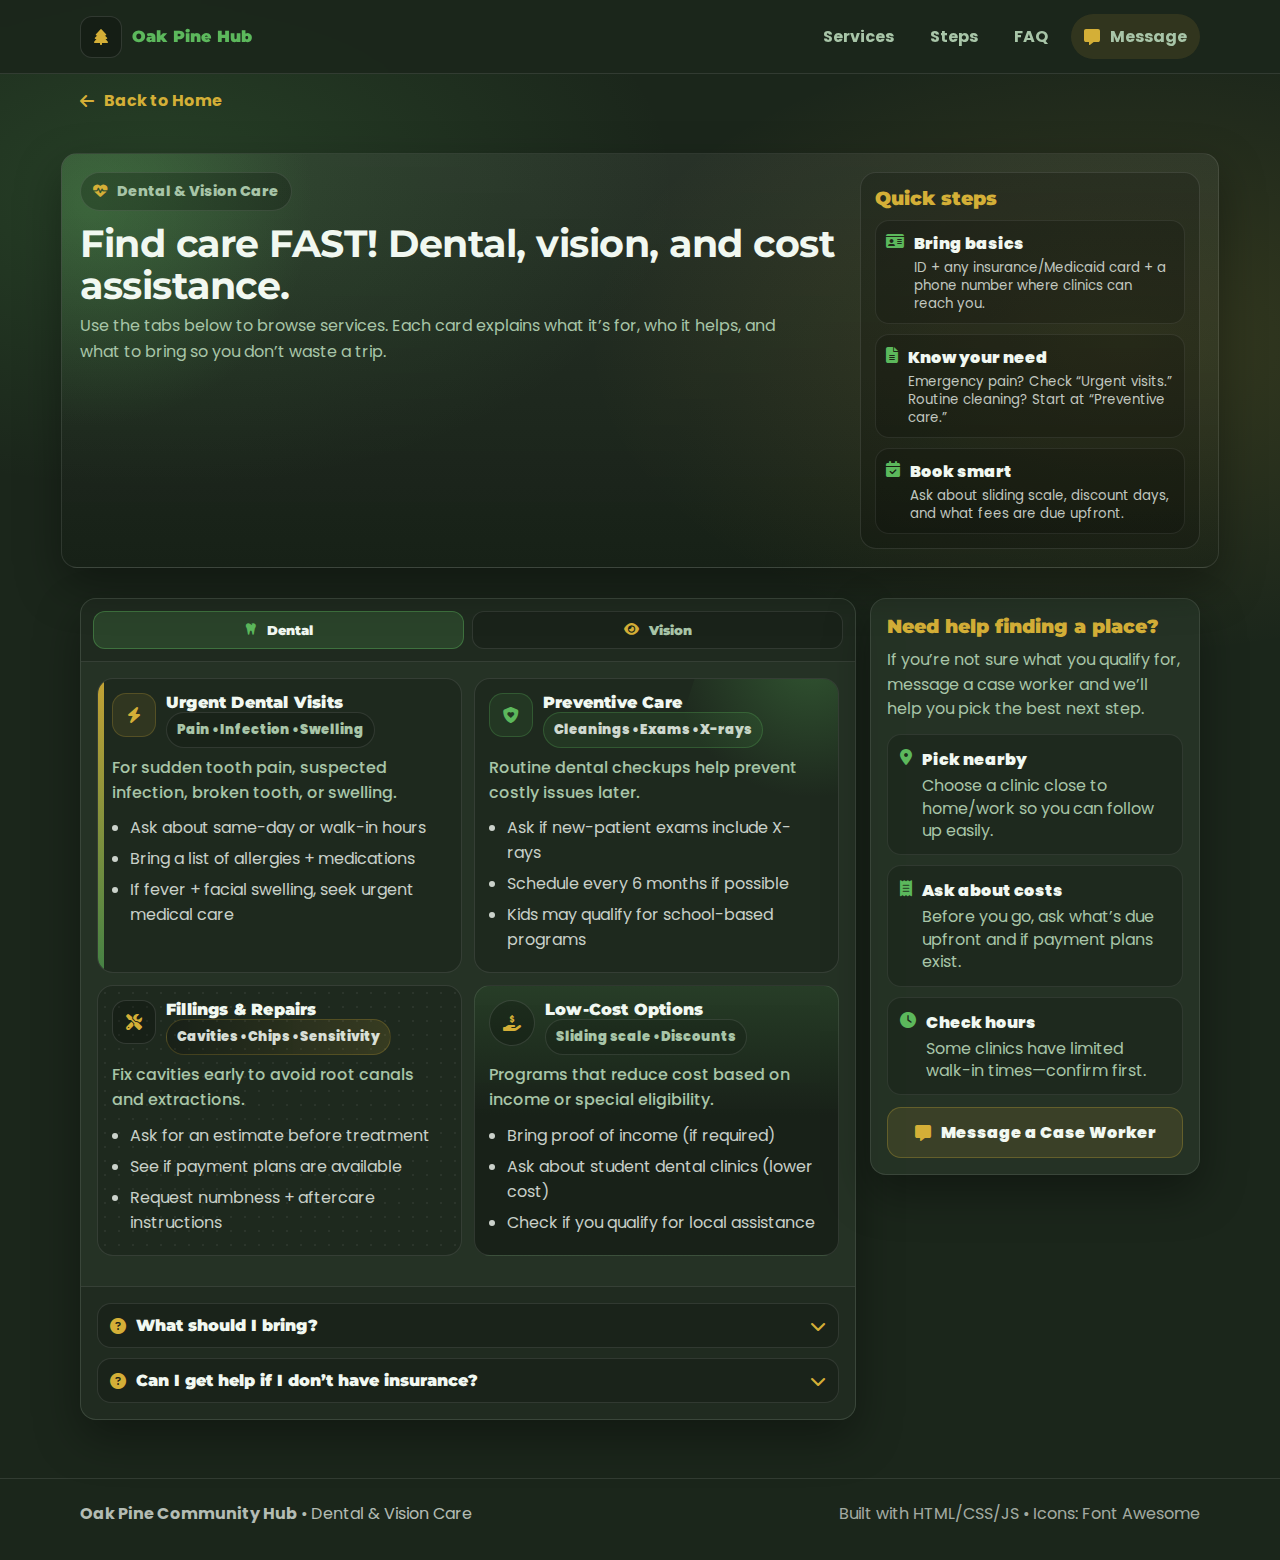
<file: dental-and-vision.html>
<!DOCTYPE html>
<html lang="en">
<head>
  <meta charset="UTF-8" />
  <meta name="viewport" content="width=device-width, initial-scale=1.0" />
  <title>Dental & Vision Care | Oak Pine Community Hub</title>

  <link rel="preconnect" href="https://fonts.googleapis.com">
  <link rel="preconnect" href="https://fonts.gstatic.com" crossorigin>
  <link href="https://fonts.googleapis.com/css2?family=Montserrat:wght@400;600;700;900&family=Poppins:wght@300;400;500;600;700&display=swap" rel="stylesheet">

  <link rel="stylesheet" href="https://cdnjs.cloudflare.com/ajax/libs/font-awesome/6.5.0/css/all.min.css">

  <style>
    /* ===== SAME OAK PINE THEME COLORS ===== */
    :root {
      --bg-dark: #1b261b;
      --bg-card: #283628;
      --bg-lighter: #354a35;
      --text-main: #f1f8f1;
      --text-muted: #a8c5a8;
      --accent: #5cb85c;
      --accent-gold: #d4af37;
      --error: #ee6352;

      --font-head: 'Montserrat', sans-serif;
      --font-body: 'Poppins', sans-serif;

      --line: rgba(255,255,255,0.10);
      --shadow: 0 18px 45px rgba(0,0,0,0.35);
      --r: 16px;
    }

    body{
      margin:0;
      font-family: var(--font-body);
      color: var(--text-main);
      background:
        radial-gradient(900px 520px at 12% 12%, rgba(92,184,92,0.18), transparent 58%),
        radial-gradient(900px 520px at 88% 22%, rgba(212,175,55,0.14), transparent 60%),
        var(--bg-dark);
      overflow-x:hidden;
    }

    a{ color:inherit; text-decoration:none; }
    .container{ width:min(1120px, 92vw); margin:0 auto; }

    /* ===== Topbar ===== */
    .topbar{
      position: sticky;
      top: 0;
      z-index: 1000;
      background: rgba(27, 38, 27, 0.92);
      border-bottom: 1px solid var(--line);
      backdrop-filter: blur(10px);
    }
    .topbar-inner{
      display:flex;
      align-items:center;
      justify-content:space-between;
      gap: 14px;
      padding: 14px 0;
    }
    .brand{
      display:inline-flex;
      align-items:center;
      gap: 10px;
      font-family: var(--font-head);
      font-weight: 900;
      letter-spacing: .2px;
      color: var(--accent);
    }
    .brand i{
      width: 40px; height: 40px;
      display:grid; place-items:center;
      border-radius: 12px;
      background: rgba(0,0,0,0.22);
      border: 1px solid rgba(255,255,255,0.12);
      color: var(--accent-gold);
    }

    .nav{
      display:flex;
      gap: 10px;
      align-items:center;
      flex-wrap:wrap;
      justify-content:flex-end;
    }
    .nav a{
      padding: 9px 12px;
      border-radius: 999px;
      border: 1px solid transparent;
      color: var(--text-muted);
      font-weight: 700;
      transition: .2s ease;
    }
    .nav a:hover{
      color: var(--text-main);
      background: rgba(0,0,0,0.22);
      border-color: rgba(255,255,255,0.12);
      transform: translateY(-1px);
    }

    /* ONLY MESSAGE BUTTON */
    .msg-btn{
      display:inline-flex;
      align-items:center;
      justify-content:center;
      gap: 10px;
      padding: 10px 14px;
      border-radius: 999px;
      border: 1px solid rgba(212,175,55,0.28);
      background: rgba(212,175,55,0.12);
      color: var(--text-main);
      font-weight: 900;
      transition: .2s ease;
    }
    .msg-btn i{ color: var(--accent-gold); }
    .msg-btn:hover{
      transform: translateY(-1px);
      border-color: rgba(212,175,55,0.40);
      background: rgba(212,175,55,0.16);
    }

    /* ===== Hero ===== */
    .hero{ padding: 26px 0 16px; }
    .hero-wrap{
      border-radius: var(--r);
      border: 1px solid rgba(255,255,255,0.10);
      background: linear-gradient(180deg, rgba(255,255,255,0.06), rgba(0,0,0,0.12));
      box-shadow: var(--shadow);
      padding: 18px;
      position: relative;
      overflow:hidden;
    }
    .hero-wrap::before{
      content:"";
      position:absolute;
      inset:-140px auto auto -160px;
      width: 420px; height: 420px;
      border-radius: 50%;
      background: radial-gradient(circle at 45% 45%, rgba(92,184,92,0.28), transparent 68%);
    }
    .hero-inner{ position:relative; z-index:1; display:grid; grid-template-columns: 1fr 340px; gap: 14px; }
    .kicker{
      display:inline-flex;
      align-items:center;
      gap:10px;
      padding: 8px 12px;
      border-radius: 999px;
      background: rgba(0,0,0,0.22);
      border: 1px solid rgba(255,255,255,0.10);
      color: var(--text-muted);
      font-weight: 800;
      width: fit-content;
      font-size: .9rem;
    }
    .kicker i{ color: var(--accent-gold); }
    h1{
      font-family: var(--font-head);
      margin: 12px 0 6px;
      font-size: clamp(2rem, 3vw, 2.6rem);
      line-height: 1.1;
      letter-spacing: -0.5px;
    }
    .hero p{
      margin: 0;
      color: var(--text-muted);
      line-height: 1.6;
      max-width: 70ch;
    }

    .quick-box{
      border-radius: var(--r);
      border: 1px solid rgba(255,255,255,0.10);
      background: rgba(0,0,0,0.18);
      padding: 14px;
    }
    .quick-box h3{
      margin:0 0 10px;
      font-family: var(--font-head);
      font-weight: 900;
      color: var(--accent-gold);
    }
    .mini{
      display:flex; gap:10px;
      padding: 10px;
      border-radius: 14px;
      border: 1px solid rgba(255,255,255,0.08);
      background: rgba(0,0,0,0.16);
      margin-top: 10px;
    }
    .mini i{ color: var(--accent); margin-top: 2px; }
    .mini b{ display:block; font-weight: 900; }
    .mini small{ display:block; color: rgba(241,248,241,0.78); margin-top: 3px; line-height: 1.35; }

    /* ===== Layout ===== */
    .main{ padding: 14px 0 40px; }
    .layout{
      display:grid;
      grid-template-columns: 1fr 330px;
      gap: 14px;
      align-items:start;
    }
    .panel{
      border-radius: var(--r);
      border: 1px solid rgba(255,255,255,0.10);
      background: rgba(40,54,40,0.78);
      box-shadow: var(--shadow);
      overflow:hidden;
    }

    /* Tabs */
    .tabs{
      display:flex;
      gap: 8px;
      padding: 12px;
      border-bottom: 1px solid var(--line);
      background: rgba(0,0,0,0.14);
    }
    .tab{
      flex: 1;
      cursor:pointer;
      border: 1px solid rgba(255,255,255,0.10);
      background: rgba(0,0,0,0.16);
      color: var(--text-muted);
      font-weight: 900;
      border-radius: 12px;
      padding: 10px;
      transition: .2s ease;
      display:inline-flex;
      align-items:center;
      justify-content:center;
      gap: 10px;
      font-family: var(--font-head);
    }
    .tab i{ color: var(--accent-gold); }
    .tab.active{
      background: rgba(92,184,92,0.18);
      color: var(--text-main);
      border-color: rgba(92,184,92,0.40);
    }
    .tab.active i{ color: var(--accent); }

    .tab-content{ padding: 16px; }
    .grid{
      display:grid;
      grid-template-columns: repeat(12, 1fr);
      gap: 12px;
    }

    /* ===== Cards (base) ===== */
    .card{
      grid-column: span 6;
      border-radius: 16px;
      border: 1px solid rgba(255,255,255,0.10);
      background: rgba(0,0,0,0.18);
      padding: 14px;
      position: relative;
      overflow:hidden;
      transition: transform .2s ease, border-color .2s ease;
      min-height: 168px;
    }
    .card:hover{ transform: translateY(-2px); border-color: rgba(212,175,55,0.30); }

    .top{
      display:flex;
      align-items:flex-start;
      justify-content:space-between;
      gap: 10px;
      margin-bottom: 8px;
    }
    .title{
      display:flex;
      gap: 10px;
      align-items:flex-start;
    }
    .icon{
      width: 42px; height: 42px;
      display:grid; place-items:center;
      border-radius: 14px;
      border: 1px solid rgba(255,255,255,0.12);
      background: rgba(0,0,0,0.22);
      flex: 0 0 auto;
      color: var(--accent-gold);
    }
    .card h4{
      margin:0;
      font-family: var(--font-head);
      font-weight: 900;
      letter-spacing: .2px;
    }
    .badge{
      padding: 7px 10px;
      border-radius: 999px;
      border: 1px solid rgba(255,255,255,0.10);
      background: rgba(0,0,0,0.14);
      color: var(--text-muted);
      font-weight: 900;
      font-size: .82rem;
      white-space: nowrap;
    }
    .card p{
      margin: 8px 0 0;
      color: var(--text-muted);
      line-height: 1.55;
      font-weight: 500;
    }
    .card ul{
      margin: 10px 0 0;
      padding-left: 18px;
      color: rgba(241,248,241,0.82);
    }
    .card li{ margin: 6px 0; }

    
    .card[data-variant="a"]::before{
      content:"";
      position:absolute;
      left: 0; top: 0; bottom: 0;
      width: 6px;
      background: linear-gradient(180deg, rgba(212,175,55,0.95), rgba(92,184,92,0.65));
      opacity: .95;
    }
    .card[data-variant="a"] .icon{
      background: rgba(212,175,55,0.10);
      border-color: rgba(212,175,55,0.22);
    }


    .card[data-variant="b"]::after{
      content:"";
      position:absolute;
      right:-120px; top:-120px;
      width: 260px; height: 260px;
      transform: rotate(18deg);
      background: radial-gradient(circle at 40% 40%, rgba(92,184,92,0.30), transparent 64%);
    }
    .card[data-variant="b"] .icon{
      color: var(--accent);
      border-color: rgba(92,184,92,0.26);
      background: rgba(92,184,92,0.10);
    }
    .card[data-variant="b"] .badge{
      border-color: rgba(92,184,92,0.26);
      background: rgba(92,184,92,0.10);
      color: rgba(241,248,241,0.86);
    }

  
    .card[data-variant="c"]{
      background:
        radial-gradient(rgba(255,255,255,0.06) 1px, transparent 1px) 0 0 / 14px 14px,
        rgba(0,0,0,0.18);
    }
    .card[data-variant="c"] .badge{
      background: linear-gradient(90deg, rgba(0,0,0,0.20), rgba(212,175,55,0.14));
      border-color: rgba(212,175,55,0.22);
      color: rgba(241,248,241,0.88);
    }

    .card[data-variant="d"]{
      background:
        linear-gradient(180deg, rgba(92,184,92,0.14), rgba(0,0,0,0.18) 48%),
        rgba(0,0,0,0.18);
    }
    .card[data-variant="d"] .icon{
      border-radius: 999px;
      width: 44px; height: 44px;
      background: rgba(0,0,0,0.22);
      border-color: rgba(255,255,255,0.12);
    }

    /* Sidebar */
    .side{ padding: 16px; }
    .side h3{
      margin:0 0 10px;
      font-family: var(--font-head);
      font-weight: 900;
      color: var(--accent-gold);
    }
    .side p{ margin:0; color: var(--text-muted); line-height: 1.55; }
    .help-list{ display:grid; gap: 10px; margin-top: 12px; }
    .help-item{
      display:flex;
      gap: 10px;
      padding: 12px;
      border-radius: 14px;
      background: rgba(0,0,0,0.18);
      border: 1px solid rgba(255,255,255,0.08);
    }
    .help-item i{ color: var(--accent); margin-top: 2px; }
    .help-item b{ display:block; font-weight: 900; }
    .help-item span{ display:block; color: var(--text-muted); margin-top: 3px; line-height: 1.4; }

    .side .msg-only{
      margin-top: 12px;
      display:flex;
      justify-content:stretch;
    }
    .side .msg-only a{
      width: 100%;
      border-radius: 14px;
      padding: 12px 12px;
      display:flex;
      align-items:center;
      justify-content:center;
      gap: 10px;
      border: 1px solid rgba(212,175,55,0.28);
      background: rgba(212,175,55,0.12);
      font-weight: 900;
      transition: .2s ease;
    }
    .side .msg-only a:hover{
      transform: translateY(-1px);
      border-color: rgba(212,175,55,0.40);
      background: rgba(212,175,55,0.16);
    }
    .side .msg-only i{ color: var(--accent-gold); }

    /* FAQ */
    .faq{
      margin-top: 14px;
      padding: 16px;
      border-top: 1px solid var(--line);
      background: rgba(0,0,0,0.12);
    }
    details{
      border-radius: 14px;
      border: 1px solid rgba(255,255,255,0.10);
      background: rgba(0,0,0,0.18);
      padding: 12px;
    }
    details + details{ margin-top: 10px; }
    summary{
      cursor:pointer;
      font-family: var(--font-head);
      font-weight: 900;
      list-style:none;
      display:flex;
      align-items:center;
      justify-content:space-between;
      gap: 12px;
    }
    summary::-webkit-details-marker{ display:none; }
    summary .q{ display:flex; align-items:center; gap: 10px; }
    summary i{ color: var(--accent-gold); }
    details p{ margin: 10px 0 0; color: var(--text-muted); line-height: 1.55; }

    footer{
      margin-top: 18px;
      padding: 22px 0 34px;
      border-top: 1px solid var(--line);
      color: rgba(241,248,241,0.72);
    }

    @media (max-width: 980px){
      .hero-inner{ grid-template-columns: 1fr; }
      .layout{ grid-template-columns: 1fr; }
      .card{ grid-column: span 12; }
    }
    .back-link{
      display:inline-flex;
      gap:10px;
      align-items:center;
      color: var(--accent-gold);
      text-decoration:none;
      font-weight:700;
      margin-bottom: 14px;
    }
    .back-link:hover{ color: var(--accent); }
  </style>
</head>

<body>
  <header class="topbar">
    <div class="container topbar-inner">
      <a class="brand" href="index.html">
        <i class="fa-solid fa-tree"></i>
        <span>Oak Pine Hub</span>
      </a>

      <nav class="nav">
        <a href="#services">Services</a>
        <a href="#steps">Steps</a>
        <a href="#faq">FAQ</a>

        <a class="msg-btn" href="contact-case-worker.html" title="Message a case worker">
          <i class="fa-solid fa-message"></i> Message
        </a>
      </nav>
    </div>
  </header>
    <div class="container" style="padding: 14px 0 0;">
      <a class="back-link" href="index.html">
    <i class="fa-solid fa-arrow-left"></i> Back to Home
  </a>
</div>
  <section class="hero">
    <div class="container hero-wrap">
      <div class="hero-inner">
        <div>
          <div class="kicker">
            <i class="fa-solid fa-heart-pulse"></i>
            Dental & Vision Care
          </div>

          <h1>Find care FAST! Dental, vision, and cost assistance.</h1>
          <p>
            Use the tabs below to browse services. Each card explains what it’s for,
            who it helps, and what to bring so you don’t waste a trip.
          </p>
        </div>

        <aside class="quick-box" id="steps">
          <h3>Quick steps</h3>

          <div class="mini">
            <i class="fa-solid fa-id-card"></i>
            <div>
              <b>Bring basics</b>
              <small>ID + any insurance/Medicaid card + a phone number where clinics can reach you.</small>
            </div>
          </div>

          <div class="mini">
            <i class="fa-solid fa-file-lines"></i>
            <div>
              <b>Know your need</b>
              <small>Emergency pain? Check “Urgent visits.” Routine cleaning? Start at “Preventive care.”</small>
            </div>
          </div>

          <div class="mini">
            <i class="fa-solid fa-calendar-check"></i>
            <div>
              <b>Book smart</b>
              <small>Ask about sliding scale, discount days, and what fees are due upfront.</small>
            </div>
          </div>
        </aside>
      </div>
    </div>
  </section>

  <main class="main" id="services">
    <div class="container layout">
      <!-- LEFT PANEL (tabs + cards) -->
      <section class="panel">
        <div class="tabs">
          <button class="tab active" type="button" data-tab="dental">
            <i class="fa-solid fa-tooth"></i> Dental
          </button>
          <button class="tab" type="button" data-tab="vision">
            <i class="fa-solid fa-eye"></i> Vision
          </button>
        </div>

        <div class="tab-content">
          <!-- DENTAL -->
          <div class="tab-pane" id="tab-dental">
            <div class="grid">
              <article class="card" data-variant="a">
                <div class="top">
                  <div class="title">
                    <div class="icon"><i class="fa-solid fa-bolt"></i></div>
                    <div>
                      <h4>Urgent Dental Visits</h4>
                      <div class="badge">Pain • Infection • Swelling</div>
                    </div>
                  </div>
                </div>
                <p>For sudden tooth pain, suspected infection, broken tooth, or swelling.</p>
                <ul>
                  <li>Ask about same-day or walk-in hours</li>
                  <li>Bring a list of allergies + medications</li>
                  <li>If fever + facial swelling, seek urgent medical care</li>
                </ul>
              </article>

              <article class="card" data-variant="b">
                <div class="top">
                  <div class="title">
                    <div class="icon"><i class="fa-solid fa-shield-heart"></i></div>
                    <div>
                      <h4>Preventive Care</h4>
                      <div class="badge">Cleanings • Exams • X-rays</div>
                    </div>
                  </div>
                </div>
                <p>Routine dental checkups help prevent costly issues later.</p>
                <ul>
                  <li>Ask if new-patient exams include X-rays</li>
                  <li>Schedule every 6 months if possible</li>
                  <li>Kids may qualify for school-based programs</li>
                </ul>
              </article>

              <article class="card" data-variant="c">
                <div class="top">
                  <div class="title">
                    <div class="icon"><i class="fa-solid fa-screwdriver-wrench"></i></div>
                    <div>
                      <h4>Fillings & Repairs</h4>
                      <div class="badge">Cavities • Chips • Sensitivity</div>
                    </div>
                  </div>
                </div>
                <p>Fix cavities early to avoid root canals and extractions.</p>
                <ul>
                  <li>Ask for an estimate before treatment</li>
                  <li>See if payment plans are available</li>
                  <li>Request numbness + aftercare instructions</li>
                </ul>
              </article>

              <article class="card" data-variant="d">
                <div class="top">
                  <div class="title">
                    <div class="icon"><i class="fa-solid fa-hand-holding-dollar"></i></div>
                    <div>
                      <h4>Low-Cost Options</h4>
                      <div class="badge">Sliding scale • Discounts</div>
                    </div>
                  </div>
                </div>
                <p>Programs that reduce cost based on income or special eligibility.</p>
                <ul>
                  <li>Bring proof of income (if required)</li>
                  <li>Ask about student dental clinics (lower cost)</li>
                  <li>Check if you qualify for local assistance</li>
                </ul>
              </article>
            </div>
          </div>

          <!-- VISION -->
          <div class="tab-pane" id="tab-vision" style="display:none;">
            <div class="grid">
              <article class="card" data-variant="b">
                <div class="top">
                  <div class="title">
                    <div class="icon"><i class="fa-solid fa-glasses"></i></div>
                    <div>
                      <h4>Eye Exams</h4>
                      <div class="badge">Routine • Vision changes</div>
                    </div>
                  </div>
                </div>
                <p>Find prescription updates, screen-related strain help, and eye health checks.</p>
                <ul>
                  <li>Bring your current glasses/contacts</li>
                  <li>Ask if dilation is included</li>
                  <li>Request your PD (pupillary distance) for online glasses</li>
                </ul>
              </article>

              <article class="card" data-variant="a">
                <div class="top">
                  <div class="title">
                    <div class="icon"><i class="fa-solid fa-eye-dropper"></i></div>
                    <div>
                      <h4>Urgent Eye Concerns</h4>
                      <div class="badge">Injury • Sudden vision loss</div>
                    </div>
                  </div>
                </div>
                <p>For eye injuries, chemical exposure, or sudden severe symptoms.</p>
                <ul>
                  <li>If chemical exposure: rinse immediately</li>
                  <li>Sudden vision loss needs urgent care</li>
                  <li>Bring a list of medications + allergies</li>
                </ul>
              </article>

              <article class="card" data-variant="d">
                <div class="top">
                  <div class="title">
                    <div class="icon"><i class="fa-solid fa-tag"></i></div>
                    <div>
                      <h4>Low-Cost Glasses</h4>
                      <div class="badge">Vouchers • Discount frames</div>
                    </div>
                  </div>
                </div>
                <p>Programs and options for reduced-cost frames and lenses.</p>
                <ul>
                  <li>Ask about voucher programs</li>
                  <li>Bring your prescription + PD</li>
                  <li>Check if the clinic has a basic frame wall</li>
                </ul>
              </article>

              <article class="card" data-variant="c">
                <div class="top">
                  <div class="title">
                    <div class="icon"><i class="fa-solid fa-circle-check"></i></div>
                    <div>
                      <h4>Contacts Support</h4>
                      <div class="badge">Fittings • Education</div>
                    </div>
                  </div>
                </div>
                <p>Help with contact lens fittings, comfort issues, and safe wear habits.</p>
                <ul>
                  <li>Ask about fitting fees (separate from exam)</li>
                  <li>Bring your current brand + prescription if known</li>
                  <li>Get a refresher on cleaning and wear time</li>
                </ul>
              </article>
            </div>
          </div>
        </div>

        <div class="faq" id="faq">
          <details>
            <summary>
              <span class="q"><i class="fa-solid fa-circle-question"></i> What should I bring?</span>
              <i class="fa-solid fa-chevron-down"></i>
            </summary>
            <p>
              Bring an ID, your insurance/benefits card (if any), and a list of medications/allergies.
              If you’re using a low-cost program, you may need proof of income.
            </p>
          </details>

          <details>
            <summary>
              <span class="q"><i class="fa-solid fa-circle-question"></i> Can I get help if I don’t have insurance?</span>
              <i class="fa-solid fa-chevron-down"></i>
            </summary>
            <p>
              Yes! Look for sliding-scale clinics, discount days, student clinics, and local assistance programs.
              Use the Message button if you want help finding the best option.
            </p>
          </details>
        </div>
      </section>

      <!-- RIGHT SIDEBAR -->
      <aside class="panel side" id="help">
        <h3>Need help finding a place?</h3>
        <p>If you’re not sure what you qualify for, message a case worker and we’ll help you pick the best next step.</p>

        <div class="help-list">
          <div class="help-item">
            <i class="fa-solid fa-location-dot"></i>
            <div>
              <b>Pick nearby</b>
              <span>Choose a clinic close to home/work so you can follow up easily.</span>
            </div>
          </div>

          <div class="help-item">
            <i class="fa-solid fa-receipt"></i>
            <div>
              <b>Ask about costs</b>
              <span>Before you go, ask what’s due upfront and if payment plans exist.</span>
            </div>
          </div>

          <div class="help-item">
            <i class="fa-solid fa-clock"></i>
            <div>
              <b>Check hours</b>
              <span>Some clinics have limited walk-in times—confirm first.</span>
            </div>
          </div>
        </div>

        <!-- ONLY MESSAGE BUTTON (no call button) -->
        <div class="msg-only">
          <a href="contact-case-worker.html" title="Message a case worker">
            <i class="fa-solid fa-message"></i> Message a Case Worker
          </a>
        </div>
      </aside>
    </div>
  </main>

  <footer>
    <div class="container">
      <div style="display:flex; gap:12px; flex-wrap:wrap; align-items:center; justify-content:space-between;">
        <span><b>Oak Pine Community Hub</b> • Dental & Vision Care</span>
        <span style="color:rgba(241,248,241,0.65);">Built with HTML/CSS/JS • Icons: Font Awesome</span>
      </div>
    </div>
  </footer>

  <script>
    // Tabs logic
    const tabs = document.querySelectorAll(".tab");
    const dentalPane = document.getElementById("tab-dental");
    const visionPane = document.getElementById("tab-vision");

    tabs.forEach(btn => {
      btn.addEventListener("click", () => {
        tabs.forEach(b => b.classList.remove("active"));
        btn.classList.add("active");

        const which = btn.dataset.tab;
        const showDental = which === "dental";

        dentalPane.style.display = showDental ? "block" : "none";
        visionPane.style.display = showDental ? "none" : "block";
      });
    });
  </script>
</body>
</html>
</file>
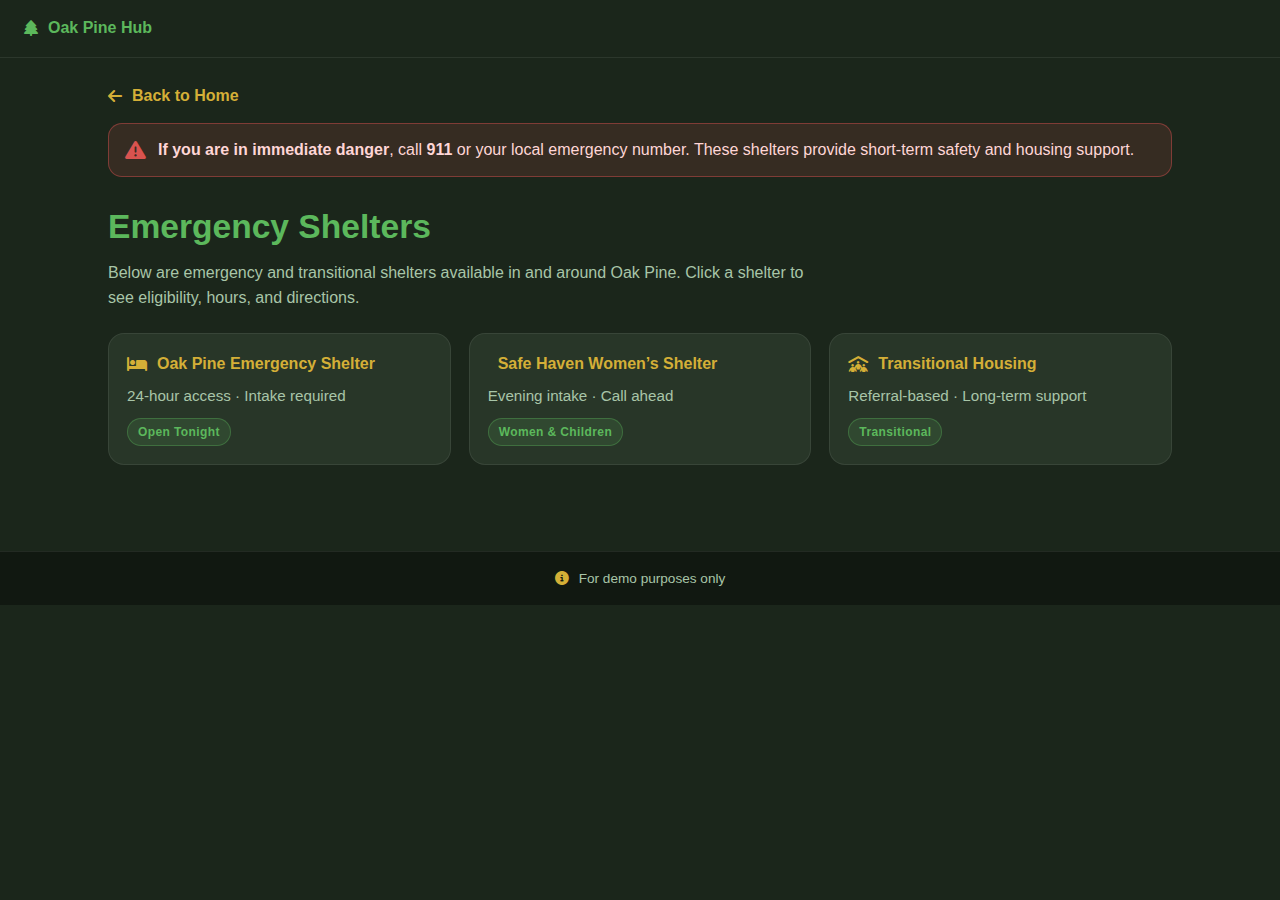
<file: emergency-shelters.html>
<!DOCTYPE html>
<html lang="en">
<head>
  <meta charset="UTF-8" />
  <meta name="viewport" content="width=device-width, initial-scale=1.0" />
  <title>Emergency Shelters | Oak Pine Hub</title>

  <link rel="stylesheet" href="https://cdnjs.cloudflare.com/ajax/libs/font-awesome/6.4.0/css/all.min.css">

  <style>
    
    :root{
      --bg-dark:#1b261b;
      --bg-card:#283628;
      --bg-lighter:#354a35;
      --text-main:#f1f8f1;
      --text-muted:#a8c5a8;
      --accent:#5cb85c;
      --accent-gold:#d4af37;
      --alert:#d9534f;
    }

    *{ box-sizing:border-box; }

    body{
      margin:0;
      background:var(--bg-dark);
      color:var(--text-main);
      font-family: Arial, sans-serif;
      line-height:1.55;
    }

    header{
      background: rgba(27,38,27,0.96);
      padding: 1rem 1.5rem;
      position: sticky;
      top: 0;
      z-index: 1000;
      border-bottom: 1px solid rgba(255,255,255,0.08);
      display:flex;
      align-items:center;
      justify-content:space-between;
    }

    .logo{
      font-weight: 900;
      color: var(--accent);
      display:flex;
      align-items:center;
      gap:10px;
    }

    .container{
      max-width: 1100px;
      margin: 0 auto;
      padding: 26px 18px;
    }

    .back-link{
      display:inline-flex;
      gap:10px;
      align-items:center;
      color: var(--accent-gold);
      text-decoration:none;
      font-weight:700;
      margin-bottom: 14px;
    }
    .back-link:hover{ color: var(--accent); }

    /* ---------- ALERT ---------- */
    .alert-bar{
      background: rgba(217,83,79,0.15);
      border: 1px solid rgba(217,83,79,0.45);
      color: #ffd6d6;
      padding: 14px 16px;
      border-radius: 14px;
      margin-bottom: 24px;
      display:flex;
      gap:12px;
      align-items:flex-start;
      animation: fadeIn 600ms ease;
    }

    .alert-bar i{
      color: var(--alert);
      font-size: 1.3rem;
      margin-top: 2px;
    }

    /* ---------- HEAD ---------- */
    h1{
      margin: 0 0 8px;
      color: var(--accent);
      font-size: 2.1rem;
    }

    p.lead{
      margin: 0 0 22px;
      color: var(--text-muted);
      max-width: 720px;
    }

    /* ---------- GRID ---------- */
    .grid{
      display:grid;
      grid-template-columns: repeat(auto-fit, minmax(280px, 1fr));
      gap: 18px;
    }

    .shelter-card{
      background: var(--bg-card);
      border: 1px solid rgba(255,255,255,0.08);
      border-radius: 16px;
      padding: 18px;
      cursor: pointer;
      transition: transform 220ms ease, border-color 220ms ease, box-shadow 220ms ease;
      animation: liftIn 500ms ease both;
    }

    .shelter-card:hover{
      transform: translateY(-5px);
      border-color: var(--accent);
      box-shadow: 0 12px 28px rgba(0,0,0,0.35);
    }

    .shelter-name{
      color: var(--accent-gold);
      font-weight: 900;
      margin: 0 0 8px;
      display:flex;
      align-items:center;
      gap:10px;
    }

    .meta{
      color: var(--text-muted);
      font-size: 0.95rem;
      line-height: 1.5;
    }

    .tag{
      display:inline-block;
      margin-top: 10px;
      padding: 4px 10px;
      border-radius: 999px;
      font-size: 0.75rem;
      font-weight: 800;
      letter-spacing: 0.4px;
      background: rgba(92,184,92,0.15);
      color: var(--accent);
      border: 1px solid rgba(92,184,92,0.35);
    }

    /* ---------- MODAL ---------- */
    .modal-overlay{
      display:none;
      position:fixed;
      inset:0;
      background: rgba(0,0,0,0.8);
      z-index: 5000;
      align-items:center;
      justify-content:center;
      padding: 18px;
    }
    .modal-overlay.show{ display:flex; }

    .modal-box{
      width:100%;
      max-width: 980px;
      background: var(--bg-card);
      border: 1px solid rgba(255,255,255,0.10);
      border-radius: 18px;
      overflow:hidden;
      box-shadow: 0 30px 80px rgba(0,0,0,0.6);
      animation: scaleIn 260ms ease;
    }

    .modal-header{
      padding: 14px 18px;
      display:flex;
      align-items:center;
      justify-content:space-between;
      border-bottom: 1px solid rgba(255,255,255,0.08);
      background: rgba(0,0,0,0.18);
    }

    .modal-title{
      margin:0;
      color: var(--accent-gold);
      font-weight: 900;
      display:flex;
      align-items:center;
      gap:10px;
    }

    .modal-close{
      background: rgba(255,255,255,0.08);
      border: 1px solid rgba(255,255,255,0.12);
      color: var(--text-main);
      width: 42px;
      height: 42px;
      border-radius: 12px;
      cursor:pointer;
    }
    .modal-close:hover{ border-color: var(--accent); }

    .modal-body{
      display:grid;
      grid-template-columns: 1fr 1.3fr;
      gap: 14px;
      padding: 16px;
    }

    @media(max-width: 900px){
      .modal-body{ grid-template-columns: 1fr; }
    }

    .details{
      background: rgba(0,0,0,0.18);
      border: 1px solid rgba(255,255,255,0.08);
      border-radius: 14px;
      padding: 14px;
    }

    .line{
      display:flex;
      gap:10px;
      margin: 10px 0;
      color: var(--text-muted);
      align-items:flex-start;
    }
    .line i{ color: var(--accent); margin-top:2px; }

    .map-wrap{
      border-radius: 14px;
      overflow:hidden;
      border: 1px solid rgba(255,255,255,0.10);
    }

    .map-wrap iframe{
      width:100%;
      height:420px;
      border:0;
      display:block;
    }

    .open-maps{
      margin-top: 12px;
      display:inline-flex;
      gap:10px;
      align-items:center;
      padding: 10px 14px;
      border-radius: 12px;
      border: 1px solid rgba(255,255,255,0.12);
      color: var(--text-main);
      text-decoration:none;
      font-weight: 800;
      background: rgba(0,0,0,0.18);
    }
    .open-maps:hover{
      border-color: var(--accent);
      background: rgba(92,184,92,0.15);
    }

    /* ---------- ANIMATIONS ---------- */
    @keyframes fadeIn{
      from{ opacity:0; transform: translateY(8px); }
      to{ opacity:1; transform:none; }
    }

    @keyframes liftIn{
      from{ opacity:0; transform: translateY(12px); }
      to{ opacity:1; transform:none; }
    }

    @keyframes scaleIn{
      from{ opacity:0; transform: scale(0.96); }
      to{ opacity:1; transform: scale(1); }
    }
  .site-footer{
  background: rgba(0,0,0,0.35);
  border-top: 1px solid rgba(255,255,255,0.08);
  margin-top: 60px;
}

.footer-inner{
  max-width: 1100px;
  margin: 0 auto;
  padding: 16px 18px;
  display: flex;
  align-items: center;
  justify-content: center;
  gap: 10px;
  font-size: 0.85rem;
  color: var(--text-muted);
}

.footer-inner i{
  color: var(--accent-gold);
}

  </style>
</head>

<body>
<header>
  <div class="logo"><i class="fa-solid fa-tree"></i> Oak Pine Hub</div>
</header>

<div class="container">
  <a class="back-link" href="index.html"><i class="fa-solid fa-arrow-left"></i> Back to Home</a>

  <div class="alert-bar">
    <i class="fa-solid fa-triangle-exclamation"></i>
    <div>
      <strong>If you are in immediate danger</strong>, call <b>911</b> or your local emergency number.
      These shelters provide short-term safety and housing support.
    </div>
  </div>

  <h1>Emergency Shelters</h1>
  <p class="lead">
    Below are emergency and transitional shelters available in and around Oak Pine.
    Click a shelter to see eligibility, hours, and directions.
  </p>

  <div class="grid">
    <div class="shelter-card"
      data-name="Oak Pine Emergency Shelter"
      data-address="789 Oak Pine Rd"
      data-hours="24 hours · Intake required"
      data-notes="Adults and families welcome. Limited beds available nightly."
      data-query="789 Oak Pine Rd">
      <div class="shelter-name"><i class="fa-solid fa-bed"></i> Oak Pine Emergency Shelter</div>
      <div class="meta">24-hour access · Intake required</div>
      <span class="tag">Open Tonight</span>
    </div>

    <div class="shelter-card"
      data-name="Safe Haven Women's Shelter"
      data-address="456 Willow St"
      data-hours="Daily 5 PM – 9 AM"
      data-notes="Women and children only. Confidential location."
      data-query="women shelter near me">
      <div class="shelter-name"><i class="fa-solid fa-house-chimney-heart"></i> Safe Haven Women’s Shelter</div>
      <div class="meta">Evening intake · Call ahead</div>
      <span class="tag">Women & Children</span>
    </div>

    <div class="shelter-card"
      data-name="Transitional Housing Program"
      data-address="102 Pine Way"
      data-hours="Office hours: Mon–Fri 9 AM – 4 PM"
      data-notes="Referral required. Case management provided."
      data-query="102 Pine Way">
      <div class="shelter-name"><i class="fa-solid fa-people-roof"></i> Transitional Housing</div>
      <div class="meta">Referral-based · Long-term support</div>
      <span class="tag">Transitional</span>
    </div>
  </div>
</div>

<!-- MODAL -->
<div class="modal-overlay" id="shelterModal" aria-hidden="true">
  <div class="modal-box" role="dialog" aria-modal="true">
    <div class="modal-header">
      <h3 class="modal-title"><i class="fa-solid fa-location-dot"></i> Shelter Details</h3>
      <button class="modal-close" id="modalClose"><i class="fa-solid fa-xmark"></i></button>
    </div>

    <div class="modal-body">
      <div class="details">
        <div class="line"><i class="fa-solid fa-building"></i> <b id="dName"></b></div>
        <div class="line"><i class="fa-solid fa-map-pin"></i> <span id="dAddress"></span></div>
        <div class="line"><i class="fa-solid fa-clock"></i> <span id="dHours"></span></div>
        <div class="line"><i class="fa-solid fa-circle-info"></i> <span id="dNotes"></span></div>

        <a class="open-maps" id="openMapsLink" target="_blank">
          <i class="fa-brands fa-google"></i> Open in Google Maps
        </a>
      </div>

      <div class="map-wrap">
        <iframe id="mapFrame" loading="lazy"></iframe>
      </div>
    </div>
  </div>
</div>

<script>
  const modal = document.getElementById("shelterModal");
  const modalClose = document.getElementById("modalClose");
  const mapFrame = document.getElementById("mapFrame");

  const dName = document.getElementById("dName");
  const dAddress = document.getElementById("dAddress");
  const dHours = document.getElementById("dHours");
  const dNotes = document.getElementById("dNotes");
  const openMapsLink = document.getElementById("openMapsLink");

  function openModalWith(data){
    dName.textContent = data.name;
    dAddress.textContent = data.address;
    dHours.textContent = data.hours;
    dNotes.textContent = data.notes;

    const q = encodeURIComponent(data.query);
   const baseLat = 40.7128; // base reference (NY-style demo)
const baseLng = -74.0060;

// small random offset so each shelter gets a unique pin
const randomLat = baseLat + (Math.random() - 0.5) * 0.04;
const randomLng = baseLng + (Math.random() - 0.5) * 0.04;

mapFrame.src = `https://www.google.com/maps?q=${randomLat},${randomLng}&z=14&output=embed`;

    openMapsLink.href = `https://www.google.com/maps/search/?api=1&query=${q}`;

    modal.classList.add("show");
    modal.setAttribute("aria-hidden","false");
  }

  function closeModal(){
    modal.classList.remove("show");
    modal.setAttribute("aria-hidden","true");
  }

  document.querySelectorAll(".shelter-card").forEach(card=>{
    card.addEventListener("click",()=>{
      openModalWith(card.dataset);
    });
  });

  modalClose.addEventListener("click", closeModal);
  modal.addEventListener("click", e => { if(e.target === modal) closeModal(); });
  document.addEventListener("keydown", e => {
    if(e.key === "Escape" && modal.classList.contains("show")) closeModal();
  });
</script>
<footer class="site-footer">
  <div class="footer-inner">
    <i class="fa-solid fa-circle-info"></i>
    For demo purposes only
  </div>
</footer>

</body>
</html>
</file>
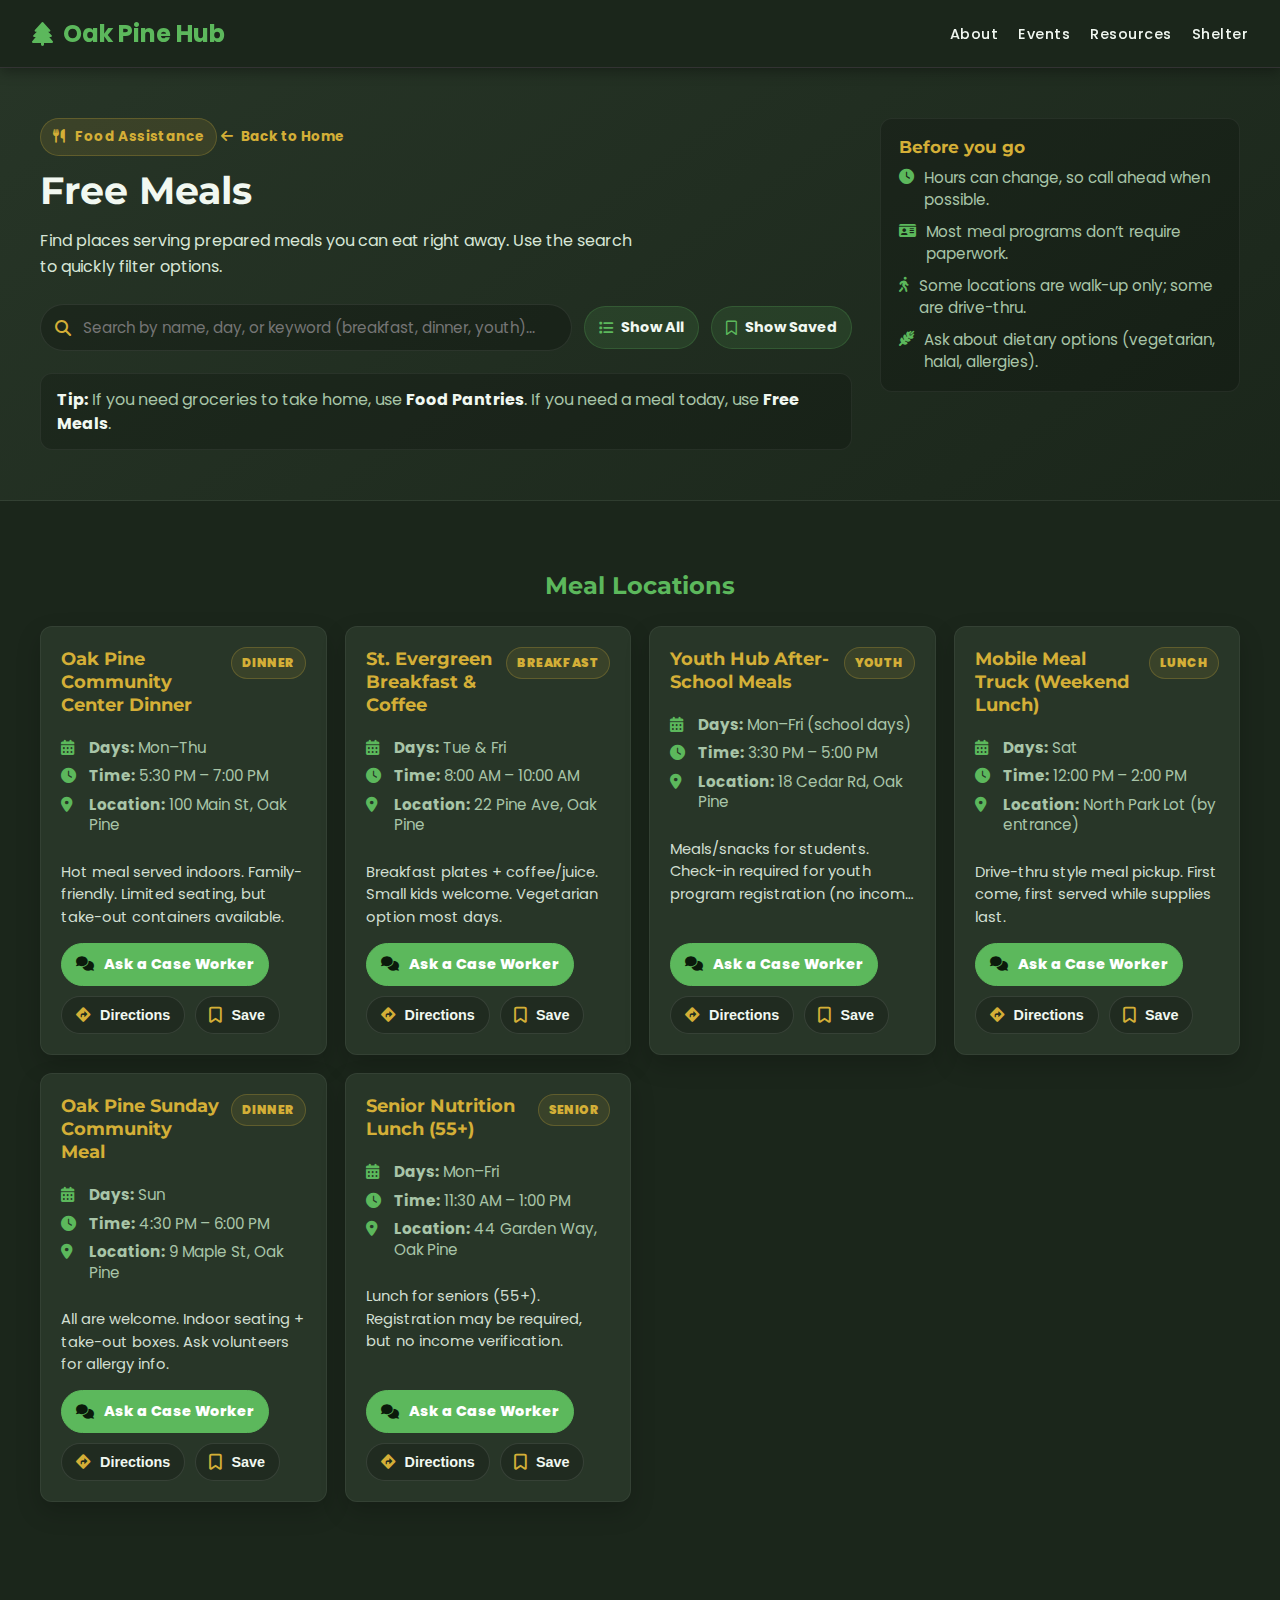
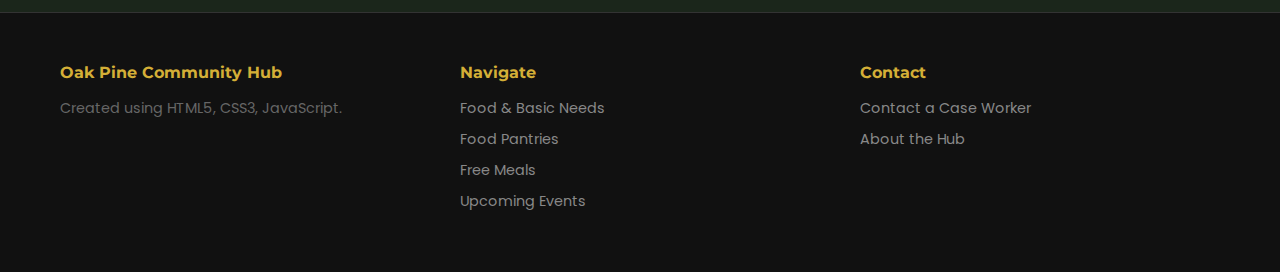
<file: free-meals.html>
<!DOCTYPE html>
<html lang="en">
<head>
  <meta charset="UTF-8" />
  <meta name="viewport" content="width=device-width, initial-scale=1.0" />
  <title>Free Meals | Oak Pine Community Hub</title>


  <link rel="stylesheet" href="https://cdnjs.cloudflare.com/ajax/libs/font-awesome/6.4.0/css/all.min.css">
  <link rel="stylesheet" href="https://fonts.googleapis.com/css2?family=Montserrat:wght@400;500;700;900&family=Poppins:wght@300;400;600&display=swap">


  <style>
    :root{
      --bg-dark:#1b261b;
      --bg-card:#283628;
      --bg-lighter:#354a35;
      --text-main:#f1f8f1;
      --text-muted:#a8c5a8;
      --accent:#5cb85c;
      --accent-gold:#d4af37;
      --error:#ee6352;
      --font-head:'Montserrat',sans-serif;
      --font-body:'Poppins',sans-serif;
    }


    *{box-sizing:border-box}
    body{
      margin:0;
      padding:0;
      background:var(--bg-dark);
      color:var(--text-main);
      font-family:var(--font-body);
      overflow-x:hidden;
      scroll-behavior:smooth;
    }


    h1,h2,h3,h4{font-family:var(--font-head); margin:0 0 1rem 0;}
    a{color:inherit; text-decoration:none; transition:.25s;}
    .container{max-width:1200px; margin:0 auto; padding:0 20px;}
    .section-pad{padding:70px 0;}


    /* Header */
    header{
      background: rgba(27,38,27,.95);
      padding: 1rem 2rem;
      position: sticky;
      top: 0;
      z-index: 1000;
      display:flex;
      justify-content:space-between;
      align-items:center;
      border-bottom:1px solid #333;
      box-shadow:0 4px 12px rgba(0,0,0,.3);
    }
    .logo{
      font-size:1.5rem;
      font-weight:700;
      color:var(--accent);
      display:flex;
      align-items:center;
      gap:10px;
      white-space:nowrap;
    }
    nav ul{display:flex; gap:20px; align-items:center; margin:0; padding:0; list-style:none;}
    nav a{font-weight:500; font-size:.9rem; letter-spacing:.5px;}
    nav a:hover{color:var(--accent-gold);}


    /* hero */
    .page-hero{
      background: linear-gradient(145deg, rgba(40,54,40,.95), rgba(27,38,27,.95));
      border-bottom: 1px solid rgba(255,255,255,0.06);
    }
    .hero-inner{
      padding: 50px 0;
      display:flex;
      gap:28px;
      align-items:flex-start;
      justify-content:space-between;
      flex-wrap:wrap;
    }
    .hero-left{flex: 1 1 520px;}
    .hero-right{flex: 0 1 360px;}
    .hero-kicker{
      display:inline-flex;
      align-items:center;
      gap:10px;
      padding: 8px 12px;
      border-radius: 999px;
      background: rgba(212,175,55,.12);
      border: 1px solid rgba(212,175,55,.25);
      color: var(--accent-gold);
      font-weight: 700;
      font-size: .85rem;
      letter-spacing: .4px;
      margin-bottom: 14px;
    }
    .hero-title{
      font-size: 2.4rem;
      line-height: 1.1;
      margin-bottom: 10px;
    }
    .hero-desc{
      color: #d7e6d7;
      max-width: 60ch;
      line-height: 1.6;
      margin-bottom: 18px;
    }


    .quick-tips{
      background: rgba(0,0,0,0.18);
      border: 1px solid rgba(255,255,255,0.06);
      border-radius: 12px;
      padding: 18px 18px;
    }
    .quick-tips h3{color:var(--accent-gold); font-size:1.05rem; margin-bottom:10px;}
    .tip{
      display:flex;
      gap:10px;
      margin-bottom:10px;
      color: var(--text-muted);
      font-size: .95rem;
      line-height: 1.45;
    }
    .tip i{color: var(--accent); margin-top: 2px;}
    .tip:last-child{margin-bottom:0;}


    /* control bar :3 */
    .controls{
      margin-top: 25px;
      display:flex;
      flex-wrap:wrap;
      gap:12px;
      align-items:center;
    }
    .search{
      flex: 1 1 320px;
      display:flex;
      align-items:center;
      gap:10px;
      background: rgba(0,0,0,0.22);
      border: 1px solid rgba(255,255,255,0.08);
      border-radius: 999px;
      padding: 10px 14px;
    }
    .search i{color: var(--accent-gold);}
    .search input{
      width:100%;
      border:none;
      outline:none;
      background:transparent;
      color:#fff;
      font-family:var(--font-body);
      font-size: .95rem;
    }
    .pill{
      display:inline-flex;
      align-items:center;
      gap:8px;
      padding: 10px 14px;
      border-radius: 999px;
      background: rgba(92,184,92,.14);
      border: 1px solid rgba(92,184,92,.22);
      color: var(--text-main);
      cursor:pointer;
      font-weight:700;
      font-size:.9rem;
      transition:.2s;
      user-select:none;
    }
    .pill i{color:var(--accent);}
    .pill:hover{transform: translateY(-1px); border-color: rgba(92,184,92,.45);}


    /* card grid :P */
    .grid{
      display:grid;
      grid-template-columns: repeat(auto-fit, minmax(280px, 1fr));
      gap: 18px;
    }
    .card{
      background: var(--bg-card);
      border-radius: 12px;
      border: 1px solid rgba(255,255,255,0.06);
      padding: 20px;
      box-shadow: 0 10px 25px rgba(0,0,0,0.18);
      transition: transform .25s, border-color .25s;
      min-height: 220px;


      display:flex;
      flex-direction:column;
      height:100%;
    }
    .card:hover{transform: translateY(-4px); border-color: rgba(92,184,92,.55);}
    .card-top{
      display:flex;
      align-items:flex-start;
      justify-content:space-between;
      gap:12px;
      margin-bottom: 10px;
    }
    .card h3{
      font-size: 1.15rem;
      color: var(--accent-gold);
      margin:0;
      line-height:1.25;
    }
    .badge{
      font-size: .75rem;
      font-weight: 900;
      letter-spacing: .4px;
      text-transform: uppercase;
      padding: 6px 10px;
      border-radius: 999px;
      border: 1px solid rgba(212,175,55,.25);
      background: rgba(212,175,55,.10);
      color: var(--accent-gold);
      white-space:nowrap;
    }
    .meta{
      display:grid;
      gap:8px;
      margin: 12px 0 10px;
      color: var(--text-muted);
      font-size: .95rem;
    }
    .meta-row{
      display:flex;
      gap:10px;
      align-items:flex-start;
      line-height: 1.35;
    }
    .meta-row i{color: var(--accent); margin-top: 2px; min-width: 18px;}


    /* attempt to make the descriptions align UGH */
    .notes{
      color: #d1dfd1;
      font-size: .92rem;
      line-height:1.55;
      margin-bottom: 14px;



      display:-webkit-box;
      -webkit-box-orient: vertical;
      -webkit-line-clamp: 3;
      overflow:hidden;
      min-height: calc(1.55em * 3);
    }


    .actions{
      display:flex;
      flex-wrap:wrap;
      gap:10px;
      margin-top:auto;
    }
    .btn{
      display:inline-flex;
      align-items:center;
      gap:10px;
      padding: 10px 14px;
      border-radius: 999px;
      border: 1px solid rgba(255,255,255,0.10);
      background: rgba(0,0,0,0.20);
      color: var(--text-main);
      font-weight: 800;
      font-size: .9rem;
      cursor:pointer;
      transition:.2s;
      user-select:none;
    }
    .btn i{color: var(--accent-gold);}
    .btn:hover{border-color: rgba(212,175,55,.45); transform: translateY(-1px);}
    .btn.primary{
      background: var(--accent);
      border-color: var(--accent);
      color: #fff;
    }
    .btn.primary i{color:#0b1a0b;}
    .btn.primary:hover{background:#4cae4c; border-color:#4cae4c;}


    /* save button */
    .btn[data-action="save"] i{
      color: transparent;              
      -webkit-text-stroke: 1.8px var(--accent-gold); 
      text-stroke: 1.8px var(--accent-gold);
    }
    .btn.saved{
      border-color: rgba(212,175,55,.55);
    }
    .btn.saved i{
      color: var(--accent-gold);       
      -webkit-text-stroke: 0px transparent;
      text-stroke: 0px transparent;
    }


    /* info bar */
    .info-bar{
      margin-top: 22px;
      padding: 14px 16px;
      border-radius: 12px;
      background: rgba(0,0,0,0.18);
      border: 1px solid rgba(255,255,255,0.06);
      color: var(--text-muted);
      line-height: 1.45;
    }
    .info-bar strong{color: var(--text-main);}


    /* footer */
    footer{
      background:#111;
      padding: 50px 0;
      border-top:1px solid #333;
      margin-top: 40px;
    }
    .footer-content{
      display:flex;
      justify-content:space-between;
      flex-wrap:wrap;
      gap:40px;
    }
    .footer-col{flex:1; min-width: 220px;}
    .footer-col h4{color: var(--accent-gold); margin-top:0;}
    .footer-col a{display:block; margin-bottom: 10px; color:#888; font-size:.9rem;}
    .footer-col a:hover{color:#fff;}


    /* toast */
    .toast{
      position: fixed;
      bottom: 24px;
      right: 24px;
      z-index: 5000;
      background: rgba(40,54,40,.98);
      border: 1px solid rgba(92,184,92,.45);
      box-shadow: 0 12px 30px rgba(0,0,0,.35);
      border-radius: 12px;
      padding: 12px 14px;
      min-width: 260px;
      display:none;
      align-items:flex-start;
      gap:12px;
    }
    .toast i{color: var(--accent); margin-top: 2px;}
    .toast .t-title{font-weight: 900; color: var(--text-main); margin-bottom: 2px;}
    .toast .t-msg{color: var(--text-muted); font-size: .92rem; line-height: 1.35;}


    @media (max-width: 620px){
      header{padding: 1rem 1rem;}
      nav ul{gap: 14px;}
      .hero-title{font-size: 2rem;}
    }
    .back-link{
  display:inline-flex;
  align-items:center;
  gap:8px;
  font-weight:700;
  font-size:.85rem;
  color: var(--accent-gold);
  margin-bottom:14px;
}

.back-link i{
  color:var(--accent-gold);
}

.back-link:hover{ color: var(--accent); }

.back-link:hover i{
  color: var(--accent); /* green */
}
  </style>
</head>
<body>


  <header>
    <div class="logo">
      <i class="fa-solid fa-tree"></i> Oak Pine Hub
    </div>
    <nav>
      <ul>
        <li><a href="index.html#about">About</a></li>
        <li><a href="index.html#events">Events</a></li>
        <li><a href="index.html#resources">Resources</a></li>
        <li><a href="index.html#shelter">Shelter</a></li>
      </ul>
    </nav>
  </header>


  <section class="page-hero">
    <div class="container hero-inner">
      <div class="hero-left">
        <div class="hero-kicker-row">
          <div class="hero-kicker">
        <i class="fa-solid fa-utensils"></i> Food Assistance
    </div>

  <a class="back-link" href="index.html">
    <i class="fa-solid fa-arrow-left"></i> Back to Home
  </a>
</div>

        <h1 class="hero-title">Free Meals</h1>
        <p class="hero-desc">
          Find places serving prepared meals you can eat right away. Use the search to quickly filter options.
        </p>


        <div class="controls">
          <div class="search" role="search">
            <i class="fa-solid fa-magnifying-glass"></i>
            <input id="mealSearch" type="text" placeholder="Search by name, day, or keyword (breakfast, dinner, youth)..." />
          </div>


          <div class="pill" id="btnShowAll"><i class="fa-solid fa-list"></i> Show All</div>
          <div class="pill" id="btnShowSaved"><i class="fa-regular fa-bookmark"></i> Show Saved</div>
        </div>


        <div class="info-bar">
          <strong>Tip:</strong> If you need groceries to take home, use <strong>Food Pantries</strong>. If you need a meal today,
          use <strong>Free Meals</strong>.
        </div>
      </div>


      <div class="hero-right">
        <div class="quick-tips">
          <h3>Before you go</h3>
          <div class="tip"><i class="fa-solid fa-clock"></i><span>Hours can change, so call ahead when possible.</span></div>
          <div class="tip"><i class="fa-solid fa-id-card"></i><span>Most meal programs don’t require paperwork.</span></div>
          <div class="tip"><i class="fa-solid fa-person-walking"></i><span>Some locations are walk-up only; some are drive-thru.</span></div>
          <div class="tip"><i class="fa-solid fa-wheat-awn"></i><span>Ask about dietary options (vegetarian, halal, allergies).</span></div>
        </div>
      </div>
    </div>
  </section>


  <main class="container section-pad">
    <h2 style="color: var(--accent); text-align:center; margin-bottom: 26px;">Meal Locations</h2>


    <div class="grid" id="mealGrid">


      <article class="card meal-card" data-tags="community center dinner weeknight hot meal family"
        data-name="Oak Pine Community Center Dinner"
        data-address="100 Main St, Oak Pine">
        <div class="card-top">
          <h3>Oak Pine Community Center Dinner</h3>
          <span class="badge">Dinner</span>
        </div>
        <div class="meta">
          <div class="meta-row"><i class="fa-solid fa-calendar-days"></i><span><strong>Days:</strong> Mon–Thu</span></div>
          <div class="meta-row"><i class="fa-solid fa-clock"></i><span><strong>Time:</strong> 5:30 PM – 7:00 PM</span></div>
          <div class="meta-row"><i class="fa-solid fa-location-dot"></i><span><strong>Location:</strong> 100 Main St, Oak Pine</span></div>
        </div>
        <p class="notes">Hot meal served indoors. Family-friendly. Limited seating, but take-out containers available.</p>
        <div class="actions">
          <a class="btn primary" href="contact-case-worker.html"><i class="fa-solid fa-comments"></i> Ask a Case Worker</a>
          <button class="btn" data-action="directions"><i class="fa-solid fa-diamond-turn-right"></i> Directions</button>
          <button class="btn" data-action="save"><i class="fa-solid fa-bookmark"></i> <span class="label">Save</span></button>
        </div>
      </article>


      <article class="card meal-card" data-tags="breakfast morning church coffee weekday kids"
        data-name="St. Evergreen Breakfast & Coffee"
        data-address="22 Pine Ave, Oak Pine">
        <div class="card-top">
          <h3>St. Evergreen Breakfast & Coffee</h3>
          <span class="badge">Breakfast</span>
        </div>
        <div class="meta">
          <div class="meta-row"><i class="fa-solid fa-calendar-days"></i><span><strong>Days:</strong> Tue & Fri</span></div>
          <div class="meta-row"><i class="fa-solid fa-clock"></i><span><strong>Time:</strong> 8:00 AM – 10:00 AM</span></div>
          <div class="meta-row"><i class="fa-solid fa-location-dot"></i><span><strong>Location:</strong> 22 Pine Ave, Oak Pine</span></div>
        </div>
        <p class="notes">Breakfast plates + coffee/juice. Small kids welcome. Vegetarian option most days.</p>
        <div class="actions">
          <a class="btn primary" href="contact-case-worker.html"><i class="fa-solid fa-comments"></i> Ask a Case Worker</a>
          <button class="btn" data-action="directions"><i class="fa-solid fa-diamond-turn-right"></i> Directions</button>
          <button class="btn" data-action="save"><i class="fa-solid fa-bookmark"></i> <span class="label">Save</span></button>
        </div>
      </article>


      <article class="card meal-card" data-tags="youth teen after school snack weekday"
        data-name="Youth Hub After-School Meals"
        data-address="18 Cedar Rd, Oak Pine">
        <div class="card-top">
          <h3>Youth Hub After-School Meals</h3>
          <span class="badge">Youth</span>
        </div>
        <div class="meta">
          <div class="meta-row"><i class="fa-solid fa-calendar-days"></i><span><strong>Days:</strong> Mon–Fri (school days)</span></div>
          <div class="meta-row"><i class="fa-solid fa-clock"></i><span><strong>Time:</strong> 3:30 PM – 5:00 PM</span></div>
          <div class="meta-row"><i class="fa-solid fa-location-dot"></i><span><strong>Location:</strong> 18 Cedar Rd, Oak Pine</span></div>
        </div>
        <p class="notes">Meals/snacks for students. Check-in required for youth program registration (no income paperwork).</p>
        <div class="actions">
          <a class="btn primary" href="contact-case-worker.html"><i class="fa-solid fa-comments"></i> Ask a Case Worker</a>
          <button class="btn" data-action="directions"><i class="fa-solid fa-diamond-turn-right"></i> Directions</button>
          <button class="btn" data-action="save"><i class="fa-solid fa-bookmark"></i> <span class="label">Save</span></button>
        </div>
      </article>


      <article class="card meal-card" data-tags="weekend lunch saturday mobile food meal"
        data-name="Mobile Meal Truck (Weekend Lunch)"
        data-address="North Park Lot, Oak Pine">
        <div class="card-top">
          <h3>Mobile Meal Truck (Weekend Lunch)</h3>
          <span class="badge">Lunch</span>
        </div>
        <div class="meta">
          <div class="meta-row"><i class="fa-solid fa-calendar-days"></i><span><strong>Days:</strong> Sat</span></div>
          <div class="meta-row"><i class="fa-solid fa-clock"></i><span><strong>Time:</strong> 12:00 PM – 2:00 PM</span></div>
          <div class="meta-row"><i class="fa-solid fa-location-dot"></i><span><strong>Location:</strong> North Park Lot (by entrance)</span></div>
        </div>
        <p class="notes">Drive-thru style meal pickup. First come, first served while supplies last.</p>
        <div class="actions">
          <a class="btn primary" href="contact-case-worker.html"><i class="fa-solid fa-comments"></i> Ask a Case Worker</a>
          <button class="btn" data-action="directions"><i class="fa-solid fa-diamond-turn-right"></i> Directions</button>
          <button class="btn" data-action="save"><i class="fa-solid fa-bookmark"></i> <span class="label">Save</span></button>
        </div>
      </article>


      <article class="card meal-card" data-tags="sunday dinner community meal all welcome"
        data-name="Oak Pine Sunday Community Meal"
        data-address="9 Maple St, Oak Pine">
        <div class="card-top">
          <h3>Oak Pine Sunday Community Meal</h3>
          <span class="badge">Dinner</span>
        </div>
        <div class="meta">
          <div class="meta-row"><i class="fa-solid fa-calendar-days"></i><span><strong>Days:</strong> Sun</span></div>
          <div class="meta-row"><i class="fa-solid fa-clock"></i><span><strong>Time:</strong> 4:30 PM – 6:00 PM</span></div>
          <div class="meta-row"><i class="fa-solid fa-location-dot"></i><span><strong>Location:</strong> 9 Maple St, Oak Pine</span></div>
        </div>
        <p class="notes">All are welcome. Indoor seating + take-out boxes. Ask volunteers for allergy info.</p>
        <div class="actions">
          <a class="btn primary" href="contact-case-worker.html"><i class="fa-solid fa-comments"></i> Ask a Case Worker</a>
          <button class="btn" data-action="directions"><i class="fa-solid fa-diamond-turn-right"></i> Directions</button>
          <button class="btn" data-action="save"><i class="fa-solid fa-bookmark"></i> <span class="label">Save</span></button>
        </div>
      </article>


      <article class="card meal-card" data-tags="weekday lunch senior nutrition community"
        data-name="Senior Nutrition Lunch (55+)"
        data-address="44 Garden Way, Oak Pine">
        <div class="card-top">
          <h3>Senior Nutrition Lunch (55+)</h3>
          <span class="badge">Senior</span>
        </div>
        <div class="meta">
          <div class="meta-row"><i class="fa-solid fa-calendar-days"></i><span><strong>Days:</strong> Mon–Fri</span></div>
          <div class="meta-row"><i class="fa-solid fa-clock"></i><span><strong>Time:</strong> 11:30 AM – 1:00 PM</span></div>
          <div class="meta-row"><i class="fa-solid fa-location-dot"></i><span><strong>Location:</strong> 44 Garden Way, Oak Pine</span></div>
        </div>
        <p class="notes">Lunch for seniors (55+). Registration may be required, but no income verification.</p>
        <div class="actions">
          <a class="btn primary" href="contact-case-worker.html"><i class="fa-solid fa-comments"></i> Ask a Case Worker</a>
          <button class="btn" data-action="directions"><i class="fa-solid fa-diamond-turn-right"></i> Directions</button>
          <button class="btn" data-action="save"><i class="fa-solid fa-bookmark"></i> <span class="label">Save</span></button>
        </div>
      </article>


    </div>
  </main>


  <footer>
    <div class="container footer-content">
      <div class="footer-col">
        <h4>Oak Pine Community Hub</h4>
        <p style="color:#666; font-size:.9rem; line-height:1.5;">
          Created using HTML5, CSS3, JavaScript.
        </p>
      </div>


      <div class="footer-col">
        <h4>Navigate</h4>
        <a href="index.html#resources">Food & Basic Needs</a>
        <a href="food-pantries.html">Food Pantries</a>
        <a href="free-meals.html">Free Meals</a>
        <a href="index.html#events">Upcoming Events</a>
      </div>


      <div class="footer-col">
        <h4>Contact</h4>
        <a href="contact-case-worker.html">Contact a Case Worker</a>
        <a href="index.html#about">About the Hub</a>
      </div>
    </div>
  </footer>


  <!-- Toast -->
  <div class="toast" id="toast">
    <i class="fa-solid fa-circle-check"></i>
    <div>
      <div class="t-title" id="toastTitle">Saved</div>
      <div class="t-msg" id="toastMsg">This resource was saved successfully.</div>
    </div>
  </div>


  <script>
    // ===== SEARCH FILTER =====
    const input = document.getElementById('mealSearch');
    const cards = Array.from(document.querySelectorAll('.meal-card'));


    input.addEventListener('input', () => {
      const q = input.value.trim().toLowerCase();
      cards.forEach(card => {
        const tags = (card.getAttribute('data-tags') || '').toLowerCase();
        const title = (card.querySelector('h3')?.textContent || '').toLowerCase();
        const visible = !q || tags.includes(q) || title.includes(q);
        card.style.display = visible ? '' : 'none';
      });
    });


    // ===== TOAST =====
    const toast = document.getElementById('toast');
    const toastTitle = document.getElementById('toastTitle');
    const toastMsg = document.getElementById('toastMsg');
    let toastTimer = null;


    function showToast(title, msg){
      toastTitle.textContent = title;
      toastMsg.textContent = msg;
      toast.style.display = 'flex';
      clearTimeout(toastTimer);
      toastTimer = setTimeout(() => toast.style.display = 'none', 2600);
    }


    document.getElementById('btnShowAll').addEventListener('click', () => {
      input.value = '';
      cards.forEach(c => c.style.display = '');
      showToast('Showing all', 'All meal locations are visible.');
    });


    // ===== DIRECTIONS =====
    function openGoogleMapsDirections(destinationAddress){
      // If we have the user's location, open Google Maps directions from current location
      const encodedDest = encodeURIComponent(destinationAddress);


      if (navigator.geolocation) {
        navigator.geolocation.getCurrentPosition(
          (pos) => {
            const origin = `${pos.coords.latitude},${pos.coords.longitude}`;
            const url = `https://www.google.com/maps/dir/?api=1&origin=${encodeURIComponent(origin)}&destination=${encodedDest}&travelmode=driving`;
            window.open(url, '_blank', 'noopener');
          },
          () => {
            // Fallback: let Google Maps use "My Location"
            const url = `https://www.google.com/maps/dir/?api=1&destination=${encodedDest}`;
            window.open(url, '_blank', 'noopener');
          },
          { enableHighAccuracy: true, timeout: 8000, maximumAge: 60000 }
        );
      } else {
        const url = `https://www.google.com/maps/dir/?api=1&destination=${encodedDest}`;
        window.open(url, '_blank', 'noopener');
      }
    }


    // ===== SHOW SAVED =====
document.getElementById('btnShowSaved').addEventListener('click', () => {
  const saved = new Set(loadSaved());

  if (saved.size === 0) {
    showToast('No saved meals', 'Save a meal location first, then use Show Saved.');
    return;
  }

  // clear search so user doesnt think it's broken
  input.value = '';

  cards.forEach(card => {
    const id = getCardId(card);
    card.style.display = saved.has(id) ? '' : 'none';
  });

  showToast('Saved only', 'Showing only your saved meal locations.');
});


    // ===== SAVE TOGGLE (REAL UI) =====
    const STORAGE_KEY = 'oakpine_saved_meals_v1';


    function loadSaved(){
      try { return JSON.parse(localStorage.getItem(STORAGE_KEY) || '[]'); }
      catch { return []; }
    }
    function storeSaved(arr){
      localStorage.setItem(STORAGE_KEY, JSON.stringify(arr));
    }


    function getCardId(card){
      // stable id from name+address
      return (card.dataset.name + '|' + card.dataset.address).toLowerCase();
    }


    function applySavedState(){
      const saved = new Set(loadSaved());
      cards.forEach(card => {
        const id = getCardId(card);
        const saveBtn = card.querySelector('button[data-action="save"]');
        const label = saveBtn?.querySelector('.label');
        if(!saveBtn || !label) return;


        if(saved.has(id)){
          saveBtn.classList.add('saved');
          label.textContent = 'Saved';
        } else {
          saveBtn.classList.remove('saved');
          label.textContent = 'Save';
        }
      });
    }


    applySavedState();


    // ===== GLOBAL CLICK HANDLER =====
    document.addEventListener('click', (e) => {
      const btn = e.target.closest('button[data-action]');
      if(!btn) return;


      const card = btn.closest('.meal-card');
      const action = btn.getAttribute('data-action');


      if(action === 'directions'){
        const addr = card?.dataset.address || card?.querySelector('.meta-row:last-child span')?.textContent || '';
        if(!addr){
          showToast('Missing address', 'This location does not have an address set.');
          return;
        }
        openGoogleMapsDirections(addr.replace('Location:', '').trim());
      }


      if(action === 'save'){
        const id = getCardId(card);
        const savedArr = loadSaved();
        const savedSet = new Set(savedArr);


        if(savedSet.has(id)){
          savedSet.delete(id);
          showToast('Removed', 'This meal option was removed from saved.');
        } else {
          savedSet.add(id);
          showToast('Saved', 'This meal option was saved successfully.');
        }


        storeSaved(Array.from(savedSet));
        applySavedState();
      }
    });
  </script>
</body>
</html>
</file>
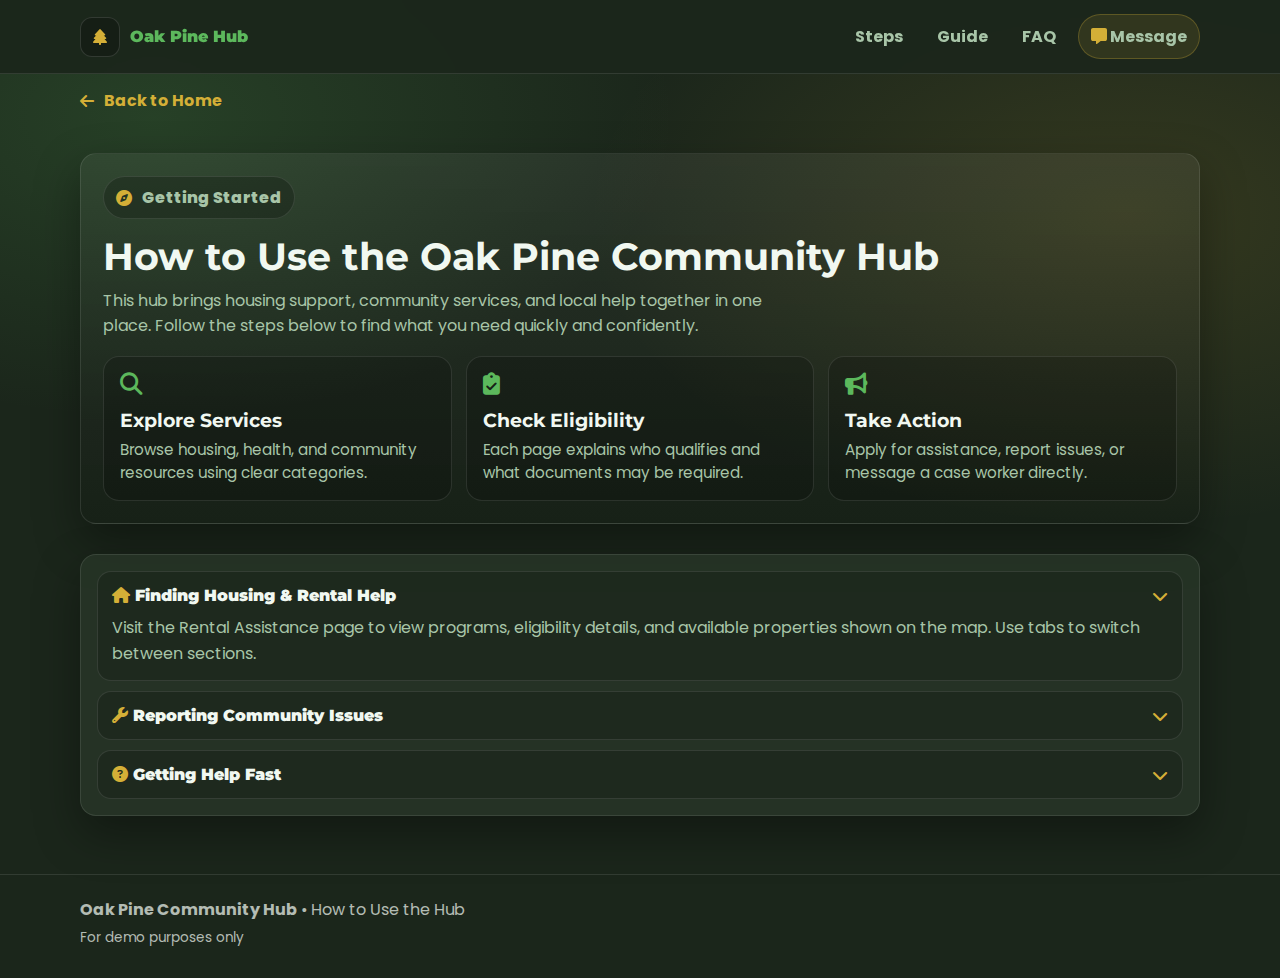
<file: how-to-use-this-hub.html>
<!DOCTYPE html>
<html lang="en">
<head>
<meta charset="UTF-8" />
<meta name="viewport" content="width=device-width, initial-scale=1.0" />
<title>How to Use the Hub | Oak Pine Community Hub</title>

<link rel="preconnect" href="https://fonts.googleapis.com">
<link rel="preconnect" href="https://fonts.gstatic.com" crossorigin>
<link href="https://fonts.googleapis.com/css2?family=Montserrat:wght@400;600;700;900&family=Poppins:wght@300;400;500;600;700&display=swap" rel="stylesheet">

<link rel="stylesheet" href="https://cdnjs.cloudflare.com/ajax/libs/font-awesome/6.5.0/css/all.min.css">

<style>
:root{
  --bg-dark:#1b261b;
  --bg-card:#283628;
  --bg-lighter:#354a35;
  --text-main:#f1f8f1;
  --text-muted:#a8c5a8;
  --accent:#5cb85c;
  --accent-gold:#d4af37;
  --line:rgba(255,255,255,0.10);
  --shadow:0 18px 45px rgba(0,0,0,0.35);
  --r:16px;

  --font-head:'Montserrat',sans-serif;
  --font-body:'Poppins',sans-serif;
}

*{box-sizing:border-box;margin:0;padding:0}

body{
  font-family:var(--font-body);
  color:var(--text-main);
  background:
    radial-gradient(900px 520px at 12% 12%, rgba(92,184,92,0.18), transparent 58%),
    radial-gradient(900px 520px at 88% 22%, rgba(212,175,55,0.14), transparent 60%),
    var(--bg-dark);
}

a{color:inherit;text-decoration:none}
.container{width:min(1120px,92vw);margin:0 auto}

/* ===== Topbar ===== */
.topbar{
  position:sticky;top:0;z-index:1000;
  background:rgba(27,38,27,.92);
  border-bottom:1px solid var(--line);
  backdrop-filter:blur(10px);
}
.topbar-inner{
  display:flex;align-items:center;justify-content:space-between;
  padding:14px 0;
}
.brand{
  display:flex;align-items:center;gap:10px;
  font-family:var(--font-head);font-weight:900;
  color:var(--accent);
}
.brand i{
  width:40px;height:40px;
  display:grid;place-items:center;
  border-radius:12px;
  background:rgba(0,0,0,.22);
  border:1px solid rgba(255,255,255,.12);
  color:var(--accent-gold);
}

.nav{display:flex;gap:10px;align-items:center}
.nav a{
  padding:9px 12px;border-radius:999px;
  font-weight:700;color:var(--text-muted);
  transition:.2s ease;
}
.nav a:hover{
  background:rgba(0,0,0,.22);
  color:var(--text-main);
  transform:translateY(-1px);
}

.msg-btn{
  padding:10px 14px;border-radius:999px;
  border:1px solid rgba(212,175,55,.28);
  background:rgba(212,175,55,.12);
  font-weight:900;
}
.msg-btn i{color:var(--accent-gold)}

/* ===== Back link ===== */
.back-link{
  display:inline-flex;gap:10px;align-items:center;
  color:var(--accent-gold);font-weight:700;
  margin:14px 0;
}
.back-link:hover{color:var(--accent)}

/* ===== Hero ===== */
.hero{padding:26px 0 16px}
.hero-wrap{
  border-radius:var(--r);
  border:1px solid var(--line);
  background:linear-gradient(180deg,rgba(255,255,255,.06),rgba(0,0,0,.12));
  box-shadow:var(--shadow);
  padding:22px;
}
.kicker{
  display:inline-flex;gap:10px;align-items:center;
  padding:8px 12px;border-radius:999px;
  background:rgba(0,0,0,.22);
  border:1px solid var(--line);
  font-weight:800;color:var(--text-muted);
}
.kicker i{color:var(--accent-gold)}

h1{
  font-family:var(--font-head);
  margin:14px 0 8px;
  font-size:clamp(2rem,3vw,2.6rem);
}
.hero p{color:var(--text-muted);max-width:70ch}

/* ===== Steps ===== */
.steps{
  margin-top:18px;
  display:grid;
  grid-template-columns:repeat(auto-fit,minmax(260px,1fr));
  gap:14px;
}

.step{
  background:rgba(0,0,0,.18);
  border:1px solid var(--line);
  border-radius:16px;
  padding:16px;
  transition:.25s ease;
}
.step:hover{
  transform:translateY(-4px);
  border-color:rgba(212,175,55,.30);
}
.step i{
  color:var(--accent);
  font-size:1.4rem;
}
.step h3{
  margin:10px 0 6px;
  font-family:var(--font-head);
}
.step p{color:var(--text-muted);font-size:.95rem}

/* ===== Accordion ===== */
.main{padding:14px 0 40px}
.panel{
  border-radius:var(--r);
  border:1px solid var(--line);
  background:rgba(40,54,40,.78);
  box-shadow:var(--shadow);
}

.accordion{
  padding:16px;
}
details{
  border-radius:14px;
  border:1px solid var(--line);
  background:rgba(0,0,0,.18);
  padding:14px;
}
details+details{margin-top:10px}
summary{
  cursor:pointer;
  font-family:var(--font-head);
  font-weight:900;
  display:flex;
  justify-content:space-between;
  align-items:center;
  gap:10px;
}
summary::-webkit-details-marker{display:none}
summary i{color:var(--accent-gold)}
details p{
  margin-top:10px;
  color:var(--text-muted);
  line-height:1.6;
}

/* ===== Footer ===== */
footer{
  border-top:1px solid var(--line);
  padding:22px 0 30px;
  color:rgba(241,248,241,.72);
  margin-top:18px;
}

@media(max-width:900px){
  .nav{display:none}
}
</style>
</head>

<body>

<header class="topbar">
  <div class="container topbar-inner">
    <a class="brand" href="index.html">
      <i class="fa-solid fa-tree"></i> Oak Pine Hub
    </a>
    <nav class="nav">
      <a href="#steps">Steps</a>
      <a href="#guide">Guide</a>
      <a href="#faq">FAQ</a>
      <a class="msg-btn" href="contact-case-worker.html">
        <i class="fa-solid fa-message"></i> Message
      </a>
    </nav>
  </div>
</header>

<div class="container">
  <a class="back-link" href="index.html">
    <i class="fa-solid fa-arrow-left"></i> Back to Home
  </a>
</div>

<section class="hero">
  <div class="container hero-wrap">
    <span class="kicker">
      <i class="fa-solid fa-compass"></i> Getting Started
    </span>
    <h1>How to Use the Oak Pine Community Hub</h1>
    <p>
      This hub brings housing support, community services, and local help together in one place.
      Follow the steps below to find what you need quickly and confidently.
    </p>

    <div class="steps" id="steps">
      <div class="step">
        <i class="fa-solid fa-magnifying-glass"></i>
        <h3>Explore Services</h3>
        <p>Browse housing, health, and community resources using clear categories.</p>
      </div>
      <div class="step">
        <i class="fa-solid fa-clipboard-check"></i>
        <h3>Check Eligibility</h3>
        <p>Each page explains who qualifies and what documents may be required.</p>
      </div>
      <div class="step">
        <i class="fa-solid fa-bullhorn"></i>
        <h3>Take Action</h3>
        <p>Apply for assistance, report issues, or message a case worker directly.</p>
      </div>
    </div>
  </div>
</section>

<main class="main">
  <div class="container panel accordion" id="guide">
    <details open>
      <summary>
        <span><i class="fa-solid fa-house"></i> Finding Housing & Rental Help</span>
        <i class="fa-solid fa-chevron-down"></i>
      </summary>
      <p>
        Visit the Rental Assistance page to view programs, eligibility details,
        and available properties shown on the map. Use tabs to switch between sections.
      </p>
    </details>

    <details>
      <summary>
        <span><i class="fa-solid fa-wrench"></i> Reporting Community Issues</span>
        <i class="fa-solid fa-chevron-down"></i>
      </summary>
      <p>
        The Report an Issue page allows residents to submit maintenance or safety concerns.
        After submitting, you’ll see a confirmation popup.
      </p>
    </details>

    <details>
      <summary>
        <span><i class="fa-solid fa-circle-question"></i> Getting Help Fast</span>
        <i class="fa-solid fa-chevron-down"></i>
      </summary>
      <p>
        If you’re unsure where to start, use the Message button to contact a case worker
        who can guide you to the best resources.
      </p>
    </details>
  </div>
</main>

<footer>
  <div class="container">
    <b>Oak Pine Community Hub</b> • How to Use the Hub  
    <div style="margin-top:6px;font-size:.85rem;">
      For demo purposes only
    </div>
  </div>
</footer>

</body>
</html>
</file>
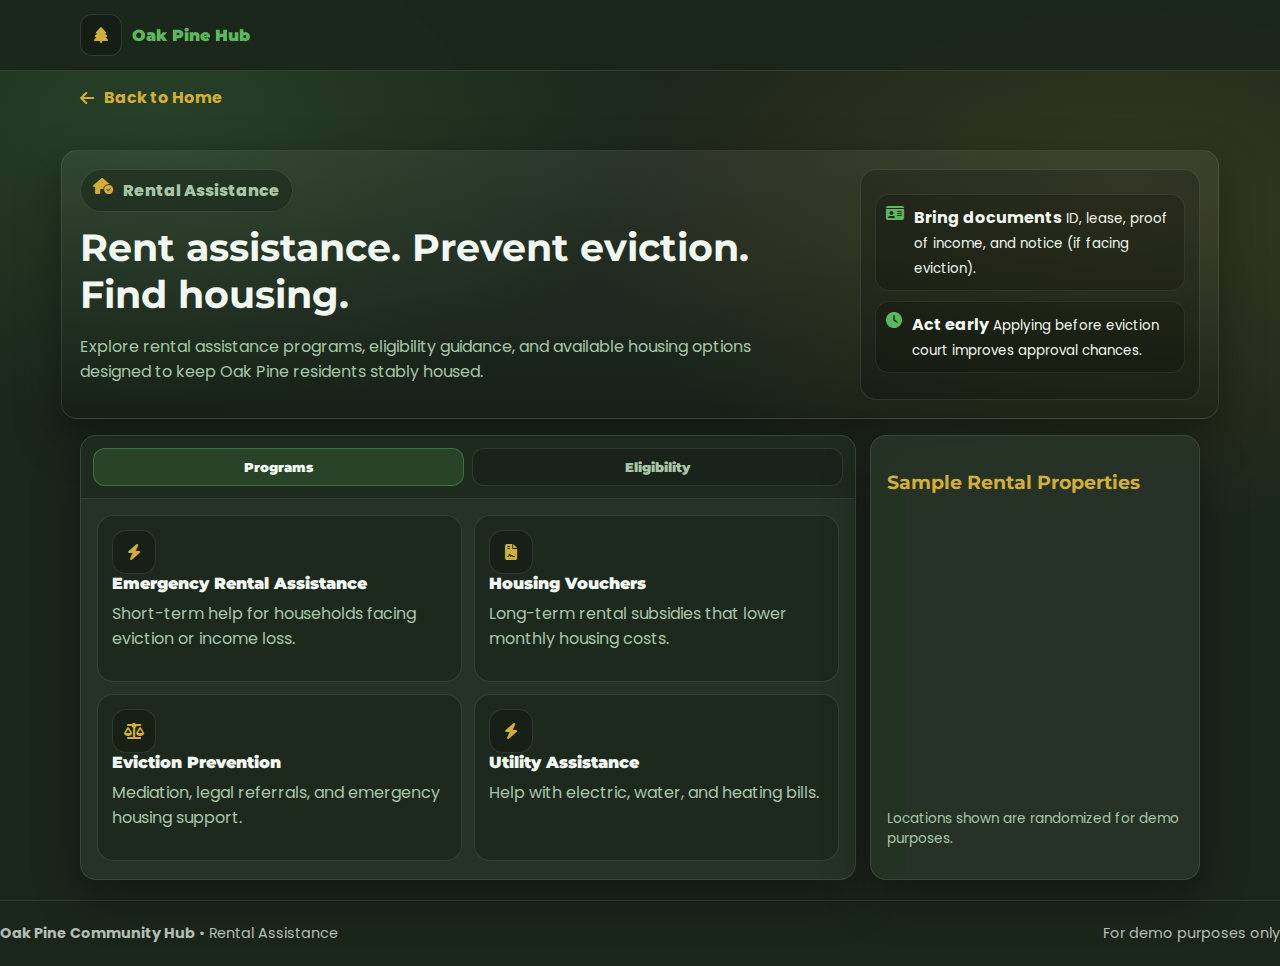
<file: rental-assistance.html>
<!DOCTYPE html>
<html lang="en">
<head>
  <meta charset="UTF-8" />
  <meta name="viewport" content="width=device-width, initial-scale=1.0" />
  <title>Rental Assistance | Oak Pine Community Hub</title>

  <!-- Fonts -->
  <link rel="preconnect" href="https://fonts.googleapis.com">
  <link rel="preconnect" href="https://fonts.gstatic.com" crossorigin>
  <link href="https://fonts.googleapis.com/css2?family=Montserrat:wght@400;600;700;900&family=Poppins:wght@300;400;500;600;700&display=swap" rel="stylesheet">

  <!-- Icons -->
  <link rel="stylesheet" href="https://cdnjs.cloudflare.com/ajax/libs/font-awesome/6.5.0/css/all.min.css">

  <style>
    :root {
      --bg-dark: #1b261b;
      --bg-card: #283628;
      --bg-lighter: #354a35;
      --text-main: #f1f8f1;
      --text-muted: #a8c5a8;
      --accent: #5cb85c;
      --accent-gold: #d4af37;
      --font-head: 'Montserrat', sans-serif;
      --font-body: 'Poppins', sans-serif;
      --line: rgba(255,255,255,0.10);
      --shadow: 0 18px 45px rgba(0,0,0,0.35);
      --r: 16px;
    }

    body{margin:0;font-family:var(--font-body);color:var(--text-main);background:
      radial-gradient(900px 520px at 12% 12%, rgba(92,184,92,0.18), transparent 58%),
      radial-gradient(900px 520px at 88% 22%, rgba(212,175,55,0.14), transparent 60%),
      var(--bg-dark);
    }

    a{ color:inherit; text-decoration:none; }
    .container{ width:min(1120px,92vw); margin:0 auto; }

    /* TOPBAR */
    .topbar{position:sticky;top:0;z-index:1000;background: rgba(27,38,27,0.92);border-bottom:1px solid var(--line);backdrop-filter: blur(10px);}
    .topbar-inner{display:flex;justify-content:space-between;align-items:center;padding:14px 0;}
    .brand{display:flex;align-items:center;gap:10px;font-family: var(--font-head);font-weight:900;color: var(--accent);}
    .brand i{width:40px;height:40px;display:grid;place-items:center;border-radius:12px;background: rgba(0,0,0,0.22);border:1px solid rgba(255,255,255,0.12);color: var(--accent-gold);}
    .nav{display:flex;gap:10px;align-items:center;}
    .nav a{padding:9px 12px;border-radius:999px;font-weight:700;color: var(--text-muted);transition:.2s ease;}
    .nav a:hover{background: rgba(0,0,0,0.22); color: var(--text-main);}
    .msg-btn{padding:10px 14px;border-radius:999px;border:1px solid rgba(212,175,55,0.28);background: rgba(212,175,55,0.12);font-weight:900;}
    .msg-btn i{ color: var(--accent-gold); }

    /* HERO */
    .hero{ padding:26px 0 16px; }
    .hero-wrap{ border-radius: var(--r); border:1px solid var(--line); background: linear-gradient(180deg, rgba(255,255,255,0.06), rgba(0,0,0,0.12)); box-shadow: var(--shadow); padding:18px; }
    .hero-inner{ display:grid; grid-template-columns: 1fr 340px; gap:14px; }
    .kicker{ display:inline-flex; gap:10px; padding:8px 12px; border-radius:999px; background: rgba(0,0,0,0.22); border:1px solid var(--line); font-weight:800; color: var(--text-muted);}
    .kicker i{ color: var(--accent-gold); }
    h1{ font-family: var(--font-head); font-size: clamp(2rem,3vw,2.6rem); margin:12px 0 6px; }
    .hero p{ color: var(--text-muted); max-width:70ch; }
    .quick-box{ background: rgba(0,0,0,0.18); border:1px solid var(--line); border-radius: var(--r); padding:14px; }
    .mini{ display:flex; gap:10px; padding:10px; border-radius:14px; background: rgba(0,0,0,0.16); border:1px solid rgba(255,255,255,0.08); margin-top:10px;}
    .mini i{ color: var(--accent); }

    /* LAYOUT */
    .layout{ display:grid; grid-template-columns:1fr 330px; gap:14px; }
    .panel{ background: rgba(40,54,40,0.78); border:1px solid var(--line); border-radius: var(--r); box-shadow: var(--shadow); overflow:hidden; }
    .tabs{ display:flex; gap:8px; padding:12px; border-bottom:1px solid var(--line); background: rgba(0,0,0,0.14); }
    .tab{ flex:1; border-radius:12px; padding:10px; font-family: var(--font-head); font-weight:900; background: rgba(0,0,0,0.16); border:1px solid var(--line); cursor:pointer; color: var(--text-muted); }
    .tab.active{ background: rgba(92,184,92,0.18); border-color: rgba(92,184,92,0.40); color: var(--text-main); }
    .tab-content{ padding:16px; }
    .grid{ display:grid; grid-template-columns: repeat(12,1fr); gap:12px; }
    .card{ grid-column: span 6; background: rgba(0,0,0,0.18); border:1px solid var(--line); border-radius:16px; padding:14px; transition:.2s ease; }
    .card:hover{ transform: translateY(-2px); border-color: rgba(212,175,55,0.30);}
    .icon{ width:42px;height:42px; border-radius:14px; display:grid; place-items:center; background: rgba(0,0,0,0.22); border:1px solid var(--line); color: var(--accent-gold);}
    .card h4{ margin:0; font-family: var(--font-head); font-weight:900; }
    .card p{ color: var(--text-muted); margin-top:8px; }

    iframe{ width:100%; height:280px; border:none; border-radius:14px; }

    footer{ margin-top:20px; padding:22px 0; border-top:1px solid var(--line); color: rgba(241,248,241,0.72); font-size:.9rem; display:flex; justify-content:space-between; }
    @media(max-width:980px){ .hero-inner, .layout{ grid-template-columns:1fr; } .card{ grid-column: span 12; } }
  </style>
</head>
<body>

<header class="topbar">
  <div class="container topbar-inner">
    <a class="brand" href="index.html"><i class="fa-solid fa-tree"></i> Oak Pine Hub</a>
    <nav class="nav">
     
    </nav>
  </div>
</header>
<div class="container" style="padding: 14px 0 0;">
  <a class="back-link" href="index.html">
    <i class="fa-solid fa-arrow-left"></i> Back to Home
  </a>
</div>

<style>
  .back-link{
    display:inline-flex;
    gap:10px;
    align-items:center;
    color: var(--accent-gold);
    text-decoration:none;
    font-weight:700;
    margin-bottom: 14px;
  }
  .back-link:hover{ color: var(--accent); }
</style>
<section class="hero">
  <div class="container hero-wrap">
    <div class="hero-inner">
      <div>
        <div class="kicker"><i class="fa-solid fa-house-circle-check"></i> Rental Assistance</div>
        <h1>Rent assistance. Prevent eviction. Find housing.</h1>
        <p>Explore rental assistance programs, eligibility guidance, and available housing options designed to keep Oak Pine residents stably housed.</p>
      </div>
      <aside class="quick-box">
        <div class="mini"><i class="fa-solid fa-id-card"></i><div><b>Bring documents</b><small>  ID, lease, proof of income, and notice (if facing eviction).</small></div></div>
        <div class="mini"><i class="fa-solid fa-clock"></i><div><b>Act early</b><small>  Applying before eviction court improves approval chances.</small></div></div>
      </aside>
    </div>
  </div>
</section>

<main class="container layout" id="programs">
  <section class="panel">
    <div class="tabs">
      <button class="tab active" data-tab="programs">Programs</button>
      <button class="tab" data-tab="eligibility">Eligibility</button>
    </div>

    <div class="tab-content">
      <div class="tab-pane" id="tab-programs">
        <div class="grid">
          <article class="card"><div class="icon"><i class="fa-solid fa-bolt"></i></div><h4>Emergency Rental Assistance</h4><p>Short-term help for households facing eviction or income loss.</p></article>
          <article class="card"><div class="icon"><i class="fa-solid fa-file-contract"></i></div><h4>Housing Vouchers</h4><p>Long-term rental subsidies that lower monthly housing costs.</p></article>
          <article class="card"><div class="icon"><i class="fa-solid fa-scale-balanced"></i></div><h4>Eviction Prevention</h4><p>Mediation, legal referrals, and emergency housing support.</p></article>
          <article class="card"><div class="icon"><i class="fa-solid fa-bolt"></i></div><h4>Utility Assistance</h4><p>Help with electric, water, and heating bills.</p></article>
        </div>
      </div>

      <div class="tab-pane" id="tab-eligibility" style="display:none;">
        <div class="grid">
          <article class="card"><div class="icon"><i class="fa-solid fa-user-check"></i></div><h4>Income Limits</h4><p>Programs generally cover households under 50%-80% of area median income.</p></article>
          <article class="card"><div class="icon"><i class="fa-solid fa-house"></i></div><h4>Residency</h4><p>Must live or work in Oak Pine Community.</p></article>
          <article class="card"><div class="icon"><i class="fa-solid fa-file-lines"></i></div><h4>Required Documents</h4><p>ID, proof of income, lease, and any eviction notices.</p></article>
          <article class="card"><div class="icon"><i class="fa-solid fa-calendar-check"></i></div><h4>Other Factors</h4><p>Household size, hardship, and past assistance usage may affect eligibility.</p></article>
        </div>
      </div>
    </div>
  </section>

  <aside class="panel" id="properties" style="padding:16px">
    <h3 style="font-family:var(--font-head);color:var(--accent-gold)">Sample Rental Properties</h3>
    <iframe id="map"></iframe>
    <p style="color:var(--text-muted);margin-top:10px;font-size:.85rem">Locations shown are randomized for demo purposes.</p>
  </aside>
</main>

<footer>
  <span><b>Oak Pine Community Hub</b> • Rental Assistance</span>
  <span>For demo purposes only</span>
</footer>

<script>
  // TAB LOGIC
  const tabs = document.querySelectorAll(".tab");
  const programsPane = document.getElementById("tab-programs");
  const eligibilityPane = document.getElementById("tab-eligibility");

  tabs.forEach(btn => {
    btn.addEventListener("click", () => {
      tabs.forEach(b => b.classList.remove("active"));
      btn.classList.add("active");

      const tab = btn.dataset.tab;
      programsPane.style.display = tab === "programs" ? "block" : "none";
      eligibilityPane.style.display = tab === "eligibility" ? "block" : "none";
    });
  });

  // RANDOM MAP PIN
  const baseLat = 40.7128;
  const baseLng = -74.0060;
  const lat = baseLat + (Math.random() - 0.5) * 0.08;
  const lng = baseLng + (Math.random() - 0.5) * 0.08;
  document.getElementById("map").src = `https://www.google.com/maps?q=${lat},${lng}&z=13&output=embed`;
</script>

</body>
</html>
</file>
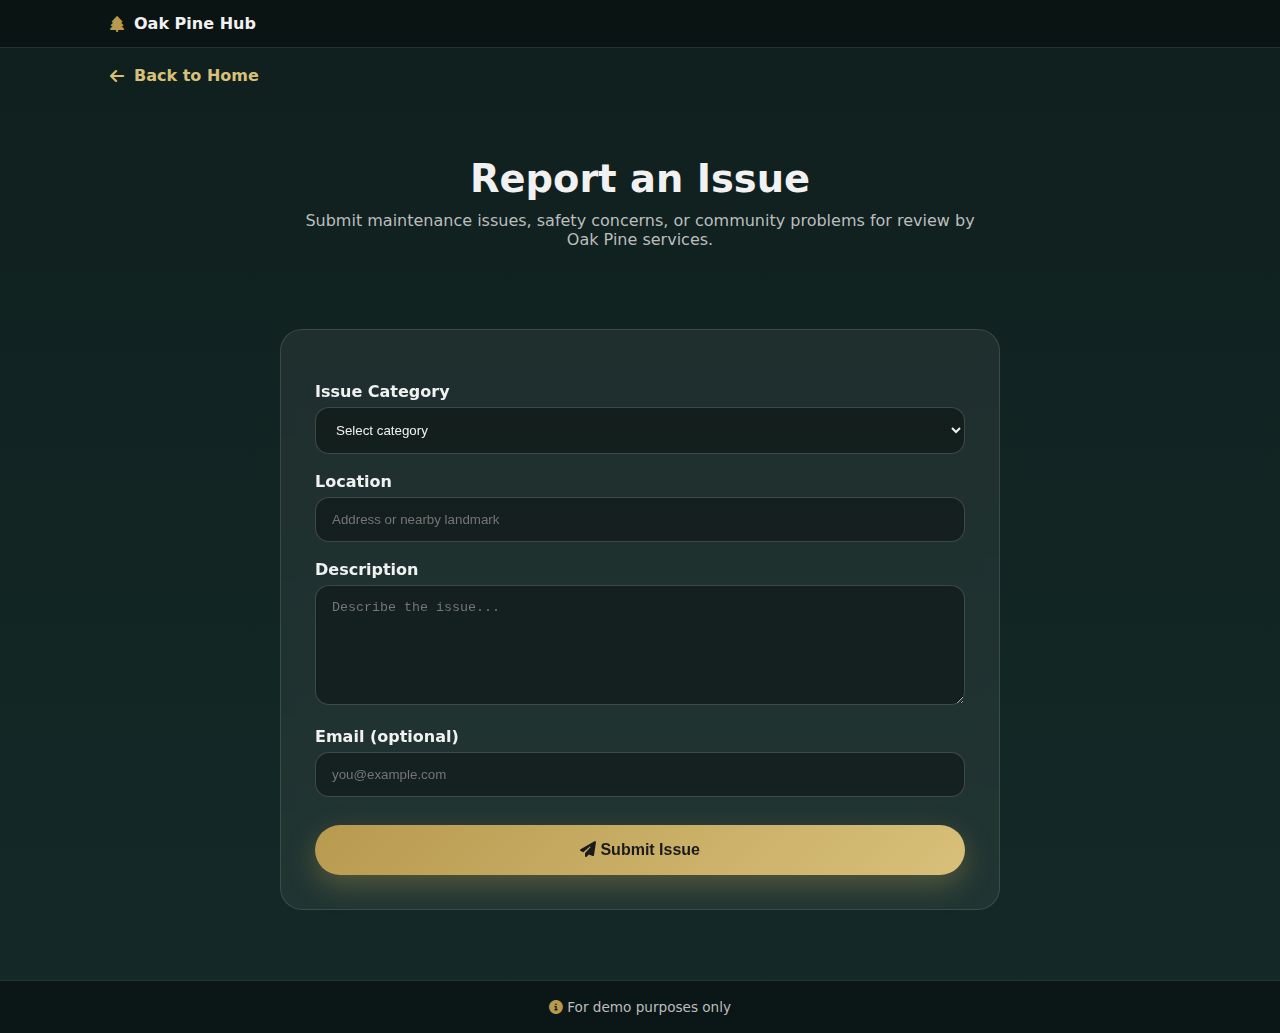
<file: report-issue.html>
<!DOCTYPE html>
<html lang="en">
<head>
<meta charset="UTF-8">
<meta name="viewport" content="width=device-width, initial-scale=1.0">
<title>Report an Issue | Oak Pine Community Hub</title>

<link rel="stylesheet" href="https://cdnjs.cloudflare.com/ajax/libs/font-awesome/6.5.0/css/all.min.css">

<style>
:root{
  --bg:#0f1f1e;
  --panel:rgba(255,255,255,0.06);
  --border:rgba(255,255,255,0.12);
  --accent:#b89a4f;          /* muted civic gold */
  --accent-soft:#d8c07a;
  --text:#f1f1f1;
  --muted:#bdbdbd;
}

*{box-sizing:border-box;margin:0;padding:0}

body{
  font-family:system-ui,-apple-system,Segoe UI,sans-serif;
  background:linear-gradient(180deg,#0f1f1e,#142a28);
  color:var(--text);
}

/* ---------- TOP BAR ---------- */
.topbar{
  background:rgba(0,0,0,0.35);
  border-bottom:1px solid var(--border);
  padding:14px 0;
}

.container{
  max-width:1100px;
  margin:auto;
  padding:0 20px;
}

.topbar-inner{
  display:flex;
  align-items:center;
}

.brand{
  color:var(--text);
  text-decoration:none;
  font-weight:800;
  display:flex;
  gap:10px;
  align-items:center;
}

.brand i{color:var(--accent)}

.back-link{
  display:inline-flex;
  align-items:center;
  gap:10px;
  margin:18px 0 0;
  text-decoration:none;
  color:var(--accent-soft);
  font-weight:600;
}

.back-link:hover{color:var(--accent)}

/* ---------- HEADER ---------- */
header{
  text-align:center;
  padding:70px 20px 40px;
}

header h1{
  font-size:2.4rem;
  margin-bottom:10px;
}

header p{
  max-width:700px;
  margin:auto;
  color:var(--muted);
}

/* ---------- FORM CARD ---------- */
.form-card{
  max-width:720px;
  margin:40px auto 70px;
  padding:34px;
  background:var(--panel);
  border:1px solid var(--border);
  border-radius:22px;
  backdrop-filter:blur(6px);
}

label{
  display:block;
  margin:18px 0 6px;
  font-weight:600;
}

input, select, textarea{
  width:100%;
  padding:14px 16px;
  border-radius:14px;
  border:1px solid rgba(255,255,255,0.18);
  background:rgba(0,0,0,0.35);
  color:var(--text);
  outline:none;
}

textarea{min-height:120px;resize:vertical}

input:focus, select:focus, textarea:focus{
  border-color:var(--accent);
}

/* ---------- BUTTON ---------- */
.submit-btn{
  margin-top:28px;
  width:100%;
  padding:16px;
  border-radius:30px;
  border:none;
  cursor:pointer;
  font-size:1rem;
  font-weight:700;
  color:#1b1b1b;
  background:linear-gradient(135deg,var(--accent),var(--accent-soft));
  box-shadow:0 10px 28px rgba(184,154,79,0.35);
  transition:transform .2s ease, box-shadow .2s ease;
}

.submit-btn:hover{
  transform:translateY(-3px);
  box-shadow:0 16px 40px rgba(184,154,79,0.45);
}

/* ---------- MODAL ---------- */
.modal{
  position:fixed;
  inset:0;
  background:rgba(0,0,0,0.65);
  display:flex;
  align-items:center;
  justify-content:center;
  opacity:0;
  pointer-events:none;
  transition:opacity .25s ease;
}

.modal.active{
  opacity:1;
  pointer-events:auto;
}

.modal-box{
  background:#122625;
  border:1px solid var(--border);
  border-radius:22px;
  padding:36px;
  max-width:420px;
  text-align:center;
  animation:pop .3s ease;
}

@keyframes pop{
  from{transform:scale(.9);opacity:0}
  to{transform:scale(1);opacity:1}
}

.modal-box i{
  font-size:2.2rem;
  color:var(--accent);
  margin-bottom:14px;
}

.modal-box h2{
  margin-bottom:10px;
}

.modal-box p{
  color:var(--muted);
  font-size:0.95rem;
}

.modal-box button{
  margin-top:22px;
  padding:12px 26px;
  border:none;
  border-radius:24px;
  cursor:pointer;
  font-weight:700;
  background:var(--accent);
  color:#1b1b1b;
}

/* ---------- FOOTER ---------- */
footer{
  background:rgba(0,0,0,0.45);
  border-top:1px solid var(--border);
  padding:18px;
  text-align:center;
  font-size:0.85rem;
  color:var(--muted);
}
footer i{color:var(--accent)}
</style>
</head>
<body>

<div class="topbar">
  <div class="container topbar-inner">
    <a class="brand" href="index.html">
      <i class="fa-solid fa-tree"></i> Oak Pine Hub
    </a>
  </div>
</div>

<div class="container">
  <a class="back-link" href="index.html">
    <i class="fa-solid fa-arrow-left"></i> Back to Home
  </a>
</div>

<header>
  <h1>Report an Issue</h1>
  <p>Submit maintenance issues, safety concerns, or community problems for review by Oak Pine services.</p>
</header>

<div class="form-card">
  <form id="issueForm">
    <label>Issue Category</label>
    <select required>
      <option value="">Select category</option>
      <option>Property Maintenance</option>
      <option>Public Safety</option>
      <option>Noise Complaint</option>
      <option>Sanitation</option>
      <option>Utility Issue</option>
      <option>Other</option>
    </select>

    <label>Location</label>
    <input type="text" placeholder="Address or nearby landmark" required>

    <label>Description</label>
    <textarea placeholder="Describe the issue..." required></textarea>

    <label>Email (optional)</label>
    <input type="email" placeholder="you@example.com">

    <button class="submit-btn" type="submit">
      <i class="fa-solid fa-paper-plane"></i> Submit Issue
    </button>
  </form>
</div>

<footer>
  <i class="fa-solid fa-circle-info"></i>
  For demo purposes only
</footer>

<!-- MODAL -->
<div class="modal" id="successModal">
  <div class="modal-box">
    <i class="fa-solid fa-circle-check"></i>
    <h2>Issue Submitted</h2>
    <p>Your report has been received and will be reviewed by Oak Pine services.</p>
    <button onclick="closeModal()">Close</button>
  </div>
</div>

<script>
const form = document.getElementById("issueForm");
const modal = document.getElementById("successModal");

form.addEventListener("submit", e => {
  e.preventDefault();
  modal.classList.add("active");
  form.reset();
});

function closeModal(){
  modal.classList.remove("active");
}
</script>

</body>
</html>
</file>
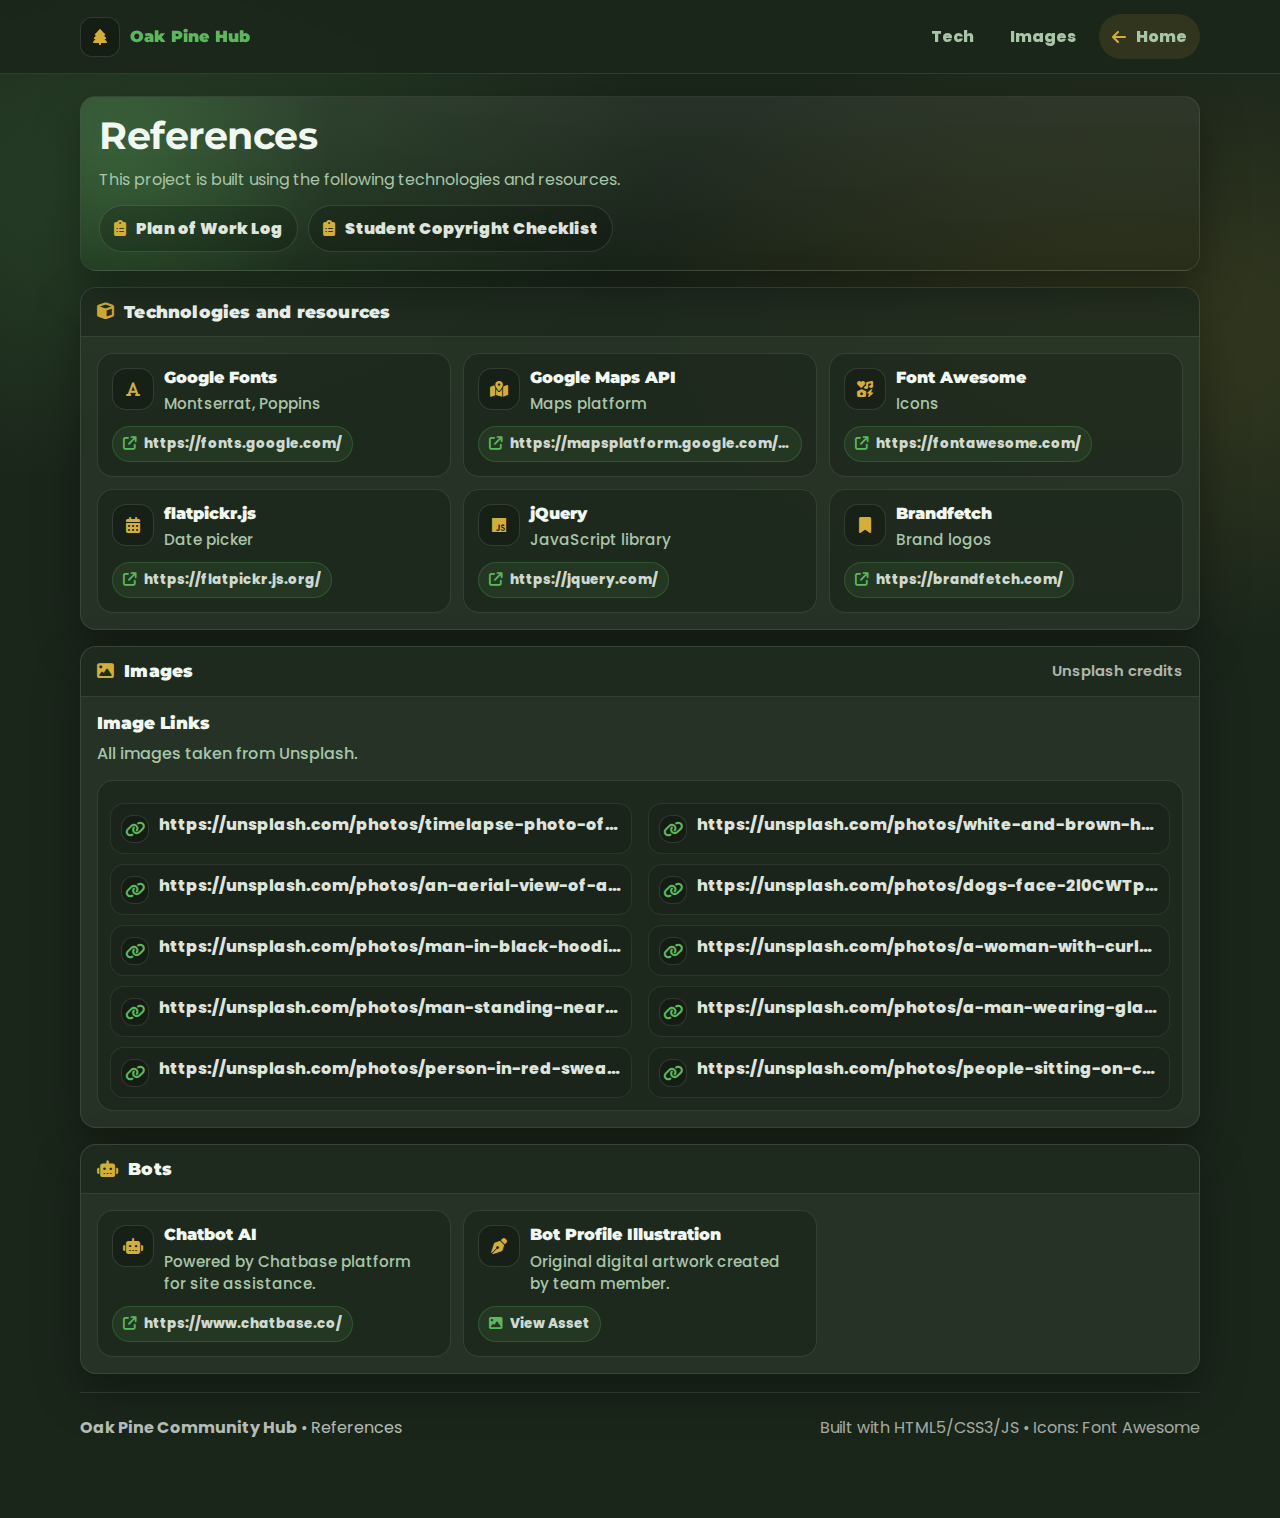
<file: resources.html>
<!DOCTYPE html>
<html lang="en">
<head>
  <meta charset="UTF-8" />
  <meta name="viewport" content="width=device-width, initial-scale=1.0" />
  <title>References | Oak Pine Community Hub</title>

  <!-- Fonts -->
  <link rel="preconnect" href="https://fonts.googleapis.com">
  <link rel="preconnect" href="https://fonts.gstatic.com" crossorigin>
  <link href="https://fonts.googleapis.com/css2?family=Montserrat:wght@400;600;700;900&family=Poppins:wght@300;400;500;600;700&display=swap" rel="stylesheet">

  <!-- Icons -->
  <link rel="stylesheet" href="https://cdnjs.cloudflare.com/ajax/libs/font-awesome/6.5.0/css/all.min.css">

  <style>
    :root{
      --bg-dark:#1b261b;
      --bg-card:#283628;
      --bg-lighter:#354a35;
      --text-main:#f1f8f1;
      --text-muted:#a8c5a8;
      --accent:#5cb85c;
      --accent-gold:#d4af37;
      --line: rgba(255,255,255,0.10);
      --shadow: 0 18px 45px rgba(0,0,0,0.35);
      --r: 16px;
      --font-head:'Montserrat',sans-serif;
      --font-body:'Poppins',sans-serif;
    }

    *{box-sizing:border-box}
    body{
      margin:0;
      font-family: var(--font-body);
      color: var(--text-main);
      background:
        radial-gradient(900px 520px at 12% 12%, rgba(92,184,92,0.18), transparent 58%),
        radial-gradient(900px 520px at 88% 22%, rgba(212,175,55,0.14), transparent 60%),
        var(--bg-dark);
      overflow-x:hidden;
    }
    a{color:inherit; text-decoration:none}
    .container{width:min(1120px, 92vw); margin:0 auto;}

    /* Topbar */
    .topbar{
      position: sticky; top: 0; z-index: 1000;
      background: rgba(27, 38, 27, 0.92);
      border-bottom: 1px solid var(--line);
      backdrop-filter: blur(10px);
    }
    .topbar-inner{
      display:flex; align-items:center; justify-content:space-between; gap: 14px;
      padding: 14px 0;
    }
    .brand{
      display:inline-flex; align-items:center; gap: 10px;
      font-family: var(--font-head);
      font-weight: 900;
      color: var(--accent);
      letter-spacing:.2px;
      white-space:nowrap;
    }
    .brand i{
      width: 40px; height: 40px;
      display:grid; place-items:center;
      border-radius: 12px;
      background: rgba(0,0,0,0.22);
      border: 1px solid rgba(255,255,255,0.12);
      color: var(--accent-gold);
    }
    .nav{
      display:flex; gap: 10px; align-items:center; flex-wrap:wrap; justify-content:flex-end;
    }
    .nav a{
      padding: 9px 12px;
      border-radius: 999px;
      border: 1px solid transparent;
      color: var(--text-muted);
      font-weight: 800;
      transition: .2s ease;
    }
    .nav a:hover{
      color: var(--text-main);
      background: rgba(0,0,0,0.22);
      border-color: rgba(255,255,255,0.12);
      transform: translateY(-1px);
    }

    .msg-btn{
      display:inline-flex; align-items:center; justify-content:center; gap: 10px;
      padding: 10px 14px;
      border-radius: 999px;
      border: 1px solid rgba(212,175,55,0.28);
      background: rgba(212,175,55,0.12);
      color: var(--text-main);
      font-weight: 900;
      transition: .2s ease;
      white-space:nowrap;
    }
    .msg-btn i{ color: var(--accent-gold); }
    .msg-btn:hover{
      transform: translateY(-1px);
      border-color: rgba(212,175,55,0.40);
      background: rgba(212,175,55,0.16);
    }

    /* Page */
    .page{ padding: 22px 0 44px; }

    .hero{
      border-radius: var(--r);
      border: 1px solid rgba(255,255,255,0.10);
      background: linear-gradient(180deg, rgba(255,255,255,0.06), rgba(0,0,0,0.12));
      box-shadow: var(--shadow);
      padding: 18px;
      position: relative;
      overflow:hidden;
    }
    .hero::before{
      content:"";
      position:absolute;
      inset:-140px auto auto -160px;
      width: 420px; height: 420px;
      border-radius: 50%;
      background: radial-gradient(circle at 45% 45%, rgba(92,184,92,0.24), transparent 68%);
    }
    .hero-inner{ position:relative; z-index:1; }
    .title-row{
      display:flex;
      align-items:flex-start;
      justify-content:space-between;
      gap: 14px;
      flex-wrap: wrap;
    }

    h1{
      font-family: var(--font-head);
      margin: 0;
      font-size: clamp(2.1rem, 3vw, 2.8rem);
      line-height: 1.1;
      letter-spacing: -0.5px;
    }
    .sub{
      margin: 10px 0 0;
      color: var(--text-muted);
      line-height: 1.6;
      max-width: 80ch;
    }

    .hero-actions{
      display:flex;
      gap: 10px;
      flex-wrap: wrap;
      align-items:center;
      margin-top: 12px;
    }
    .pill-btn{
      display:inline-flex;
      align-items:center;
      justify-content:center;
      gap: 10px;
      padding: 10px 14px;
      border-radius: 999px;
      border: 1px solid rgba(255,255,255,0.12);
      background: rgba(0,0,0,0.18);
      color: rgba(241,248,241,0.92);
      font-weight: 900;
      transition: .2s ease;
      white-space:nowrap;
    }
    .pill-btn i{ color: var(--accent-gold); }
    .pill-btn:hover{
      transform: translateY(-1px);
      border-color: rgba(255,255,255,0.18);
      background: rgba(0,0,0,0.22);
    }

    /* Sections */
    .section{
      margin-top: 16px;
      border-radius: var(--r);
      border: 1px solid rgba(255,255,255,0.10);
      background: rgba(40,54,40,0.78);
      box-shadow: var(--shadow);
      overflow:hidden;
    }
    .section-head{
      display:flex;
      align-items:center;
      justify-content:space-between;
      gap: 12px;
      flex-wrap: wrap;
      padding: 14px 16px;
      border-bottom: 1px solid var(--line);
      background: rgba(0,0,0,0.14);
    }
    .section-head h2{
      margin:0;
      font-family: var(--font-head);
      font-weight: 900;
      letter-spacing: .2px;
      font-size: 1.05rem;
      display:flex;
      align-items:center;
      gap: 10px;
    }
    .section-head h2 i{ color: var(--accent-gold); }
    .section-head .note{
      color: rgba(241,248,241,0.70);
      font-weight: 600;
      font-size: .92rem;
    }

    /* Tech grid cards (like your first screenshot tiles) */
    .tech-grid{
      padding: 16px;
      display:grid;
      grid-template-columns: repeat(12, 1fr);
      gap: 12px;
    }
    .tech-card{
      grid-column: span 4;
      border-radius: 16px;
      border: 1px solid rgba(255,255,255,0.10);
      background: rgba(0,0,0,0.18);
      padding: 14px;
      transition: transform .2s ease, border-color .2s ease;
      min-height: 120px;
      position: relative;
      overflow:hidden;
    }
    .tech-card:hover{
      transform: translateY(-2px);
      border-color: rgba(212,175,55,0.28);
    }
    .tech-top{
      display:flex;
      gap: 10px;
      align-items:flex-start;
    }
    .tech-ic{
      width: 42px; height: 42px;
      display:grid; place-items:center;
      border-radius: 14px;
      border: 1px solid rgba(255,255,255,0.12);
      background: rgba(0,0,0,0.22);
      color: var(--accent-gold);
      flex: 0 0 auto;
    }
    .tech-card h3{
      margin: 0;
      font-family: var(--font-head);
      font-weight: 900;
      font-size: 1rem;
      line-height: 1.2;
    }
    .tech-card p{
      margin: 6px 0 0;
      color: var(--text-muted);
      line-height: 1.5;
      font-weight: 500;
      font-size: .95rem;
    }
    .tech-card a.link{
      display:inline-flex;
      gap: 8px;
      align-items:center;
      margin-top: 10px;
      padding: 7px 10px;
      border-radius: 999px;
      border: 1px solid rgba(92,184,92,0.24);
      background: rgba(92,184,92,0.10);
      color: rgba(241,248,241,0.92);
      font-weight: 900;
      font-size: .84rem;
      max-width: 100%;
    }
    .tech-card a.link i{ color: var(--accent); }
    .tech-card a.link span{
      max-width: 320px;
      overflow:hidden;
      text-overflow: ellipsis;
      white-space: nowrap;
      display:inline-block;
      color: rgba(241,248,241,0.86);
      font-weight: 800;
    }

    /* Images section: second screenshot vibe */
    .images-wrap{
      padding: 16px;
    }
    .images-title{
      font-family: var(--font-head);
      font-weight: 900;
      margin: 0;
      font-size: 1.05rem;
    }
    .images-sub{
      margin: 8px 0 0;
      color: var(--text-muted);
      line-height: 1.6;
      max-width: 95ch;
      font-weight: 500;
    }

    .links-box{
      margin-top: 14px;
      border-radius: 16px;
      border: 1px solid rgba(255,255,255,0.10);
      background: rgba(0,0,0,0.18);
      padding: 12px;
    }

    .link-grid{
      display:grid;
      grid-template-columns: 1fr 1fr;
      gap: 10px 16px;
      margin-top: 10px;
    }

    .link-item{
      display:flex;
      align-items:flex-start;
      gap: 10px;
      padding: 10px 10px;
      border-radius: 14px;
      border: 1px solid rgba(255,255,255,0.08);
      background: rgba(0,0,0,0.12);
      transition: .2s ease;
      min-width: 0;
    }
    .link-item:hover{
      transform: translateY(-1px);
      border-color: rgba(92,184,92,0.22);
      background: rgba(0,0,0,0.16);
    }

    .dot{
      width: 28px;
      height: 28px;
      border-radius: 12px;
      display:grid;
      place-items:center;
      border: 1px solid rgba(255,255,255,0.12);
      background: rgba(0,0,0,0.20);
      color: var(--accent);
      flex: 0 0 auto;
      margin-top: 1px;
    }

    .link-text{
      min-width: 0;
    }
    .link-text a{
      display:block;
      color: rgba(241,248,241,0.92);
      font-weight: 800;
      line-height: 1.35;
      overflow:hidden;
      text-overflow: ellipsis;
      white-space: nowrap;
      max-width: 100%;
    }
    .link-text small{
      display:block;
      margin-top: 3px;
      color: rgba(241,248,241,0.62);
      font-weight: 600;
      line-height: 1.35;
    }

    footer{
      margin-top: 18px;
      padding: 22px 0 34px;
      border-top: 1px solid var(--line);
      color: rgba(241,248,241,0.72);
    }

    @media (max-width: 980px){
      .tech-card{ grid-column: span 12; }
      .link-grid{ grid-template-columns: 1fr; }
    }
  </style>
</head>

<body>
  <header class="topbar">
    <div class="container topbar-inner">
      <a class="brand" href="index.html">
        <i class="fa-solid fa-tree"></i>
        <span>Oak Pine Hub</span>
      </a>

      <nav class="nav">
        <a href="#tech">Tech</a>
        <a href="#images">Images</a>
        <a class="msg-btn" href="index.html" title="Back to Home">
          <i class="fa-solid fa-arrow-left"></i> Home
        </a>
      </nav>
    </div>
  </header>

  <main class="page">
    <div class="container">
      <section class="hero">
        <div class="hero-inner">
          <div class="title-row">
            <div>
              <h1>References</h1>
              <p class="sub">
                This project is built using the following technologies and resources.
              </p>

              <div class="hero-actions">
                <a class="pill-btn" href="documents/POWL.pdf" target="_blank">
                  <i class="fa-solid fa-clipboard-list"></i> Plan of Work Log
                </a>
                <a class="pill-btn" href="documents/student-copyright-checklist.pdf" target="_blank">
                  <i class="fa-solid fa-clipboard-list"></i> Student Copyright Checklist
                </a>
              </div>
            </div>
          </div>
        </div>
      </section>

      <!-- TECH -->
      <section class="section" id="tech">
        <div class="section-head">
          <h2><i class="fa-solid fa-cube"></i> Technologies and resources</h2>
        </div>

        <div class="tech-grid">
          <article class="tech-card">
            <div class="tech-top">
              <div class="tech-ic"><i class="fa-solid fa-font"></i></div>
              <div>
                <h3>Google Fonts</h3>
                <p>Montserrat, Poppins</p>
              </div>
            </div>
            <a class="link" href="https://fonts.google.com/" target="_blank" rel="noopener">
              <i class="fa-solid fa-arrow-up-right-from-square"></i>
              <span>https://fonts.google.com/</span>
            </a>
          </article>

          <article class="tech-card">
            <div class="tech-top">
              <div class="tech-ic"><i class="fa-solid fa-map-location-dot"></i></div>
              <div>
                <h3>Google Maps API</h3>
                <p>Maps platform</p>
              </div>
            </div>
            <a class="link" href="https://mapsplatform.google.com/lp/maps-apis/" target="_blank" rel="noopener">
              <i class="fa-solid fa-arrow-up-right-from-square"></i>
              <span>https://mapsplatform.google.com/lp/maps-apis/</span>
            </a>
          </article>

          <article class="tech-card">
            <div class="tech-top">
              <div class="tech-ic"><i class="fa-solid fa-icons"></i></div>
              <div>
                <h3>Font Awesome</h3>
                <p>Icons</p>
              </div>
            </div>
            <a class="link" href="https://fontawesome.com/" target="_blank" rel="noopener">
              <i class="fa-solid fa-arrow-up-right-from-square"></i>
              <span>https://fontawesome.com/</span>
            </a>
          </article>

          <article class="tech-card">
            <div class="tech-top">
              <div class="tech-ic"><i class="fa-solid fa-calendar-days"></i></div>
              <div>
                <h3>flatpickr.js</h3>
                <p>Date picker</p>
              </div>
            </div>
            <a class="link" href="https://flatpickr.js.org/" target="_blank" rel="noopener">
              <i class="fa-solid fa-arrow-up-right-from-square"></i>
              <span>https://flatpickr.js.org/</span>
            </a>
          </article>

          <article class="tech-card">
            <div class="tech-top">
              <div class="tech-ic"><i class="fa-brands fa-js"></i></div>
              <div>
                <h3>jQuery</h3>
                <p>JavaScript library</p>
              </div>
            </div>
            <a class="link" href="https://jquery.com/" target="_blank" rel="noopener">
              <i class="fa-solid fa-arrow-up-right-from-square"></i>
              <span>https://jquery.com/</span>
            </a>
          </article>

          <article class="tech-card">
            <div class="tech-top">
              <div class="tech-ic"><i class="fa-solid fa-bookmark"></i></div>
              <div>
                <h3>Brandfetch</h3>
                <p>Brand logos</p>
              </div>
            </div>
            <a class="link" href="https://brandfetch.com/" target="_blank" rel="noopener">
              <i class="fa-solid fa-arrow-up-right-from-square"></i>
              <span>https://brandfetch.com/</span>
            </a>
          </article>
        </div>
      </section>

      <!-- IMAGES  -->
      <section class="section" id="images">
        <div class="section-head">
          <h2><i class="fa-solid fa-image"></i> Images</h2>
          <div class="note">Unsplash credits</div>
        </div>

        <div class="images-wrap">
          <h3 class="images-title">Image Links</h3>
          <p class="images-sub">
            All images taken from Unsplash.
          </p>

          <div class="links-box">
            <div class="link-grid">
              <!-- Left column / Right column auto-wrap -->
              <div class="link-item">
                <div class="dot"><i class="fa-solid fa-link"></i></div>
                <div class="link-text">
                  <a href="https://unsplash.com/photos/timelapse-photo-of-people-passing-the-street-31-pOduwZGE" target="_blank" rel="noopener">
                    https://unsplash.com/photos/timelapse-photo-of-people-passing-the-street-31-pOduwZGE
                  </a>

                </div>
              </div>

              <div class="link-item">
                <div class="dot"><i class="fa-solid fa-link"></i></div>
                <div class="link-text">
                  <a href="https://unsplash.com/photos/white-and-brown-house-near-green-grass-field-and-body-of-water-during-daytime-LZkbXfzJK4M" target="_blank" rel="noopener">
                    https://unsplash.com/photos/white-and-brown-house-near-green-grass-field-and-body-of-water-during-daytime-LZkbXfzJK4M
                  </a>
    
                </div>
              </div>

              <div class="link-item">
                <div class="dot"><i class="fa-solid fa-link"></i></div>
                <div class="link-text">
                  <a href="https://unsplash.com/photos/an-aerial-view-of-a-city-with-lots-of-houses-CMkpq964x9E" target="_blank" rel="noopener">
                    https://unsplash.com/photos/an-aerial-view-of-a-city-with-lots-of-houses-CMkpq964x9E
                  </a>
           
                </div>
              </div>

              <div class="link-item">
                <div class="dot"><i class="fa-solid fa-link"></i></div>
                <div class="link-text">
                  <a href="https://unsplash.com/photos/dogs-face-2l0CWTpcChI" target="_blank" rel="noopener">
                    https://unsplash.com/photos/dogs-face-2l0CWTpcChI
                  </a>
            
                </div>
              </div>

              <div class="link-item">
                <div class="dot"><i class="fa-solid fa-link"></i></div>
                <div class="link-text">
                  <a href="https://unsplash.com/photos/man-in-black-hoodie-wearing-black-framed-eyeglasses-3JmfENcL24M" target="_blank" rel="noopener">
                    https://unsplash.com/photos/man-in-black-hoodie-wearing-black-framed-eyeglasses-3JmfENcL24M
                  </a>
       
                </div>
              </div>

              <div class="link-item">
                <div class="dot"><i class="fa-solid fa-link"></i></div>
                <div class="link-text">
                  <a href="https://unsplash.com/photos/a-woman-with-curly-hair-smiling-for-the-camera-RPcX5545QfI" target="_blank" rel="noopener">
                    https://unsplash.com/photos/a-woman-with-curly-hair-smiling-for-the-camera-RPcX5545QfI
                  </a>
              
                </div>
              </div>

              <div class="link-item">
                <div class="dot"><i class="fa-solid fa-link"></i></div>
                <div class="link-text">
                  <a href="https://unsplash.com/photos/man-standing-near-white-wall-d1UPkiFd04A" target="_blank" rel="noopener">
                    https://unsplash.com/photos/man-standing-near-white-wall-d1UPkiFd04A
                  </a>
              
                </div>
              </div>

              <div class="link-item">
                <div class="dot"><i class="fa-solid fa-link"></i></div>
                <div class="link-text">
                  <a href="https://unsplash.com/photos/a-man-wearing-glasses-looking-off-into-the-distance-CjMhwsnG8D4" target="_blank" rel="noopener">
                    https://unsplash.com/photos/a-man-wearing-glasses-looking-off-into-the-distance-CjMhwsnG8D4
                  </a>
              
                </div>
              </div>

              <div class="link-item">
                <div class="dot"><i class="fa-solid fa-link"></i></div>
                <div class="link-text">
                  <a href="https://unsplash.com/photos/person-in-red-sweater-holding-babys-hand-Zyx1bK9mqmA" target="_blank" rel="noopener">
                    https://unsplash.com/photos/person-in-red-sweater-holding-babys-hand-Zyx1bK9mqmA
                  </a>
              
                </div>
              </div>

              <div class="link-item">
                <div class="dot"><i class="fa-solid fa-link"></i></div>
                <div class="link-text">
                  <a href="https://unsplash.com/photos/people-sitting-on-chair-in-front-of-table-while-holding-pens-during-daytime-KdeqA3aTnBY" target="_blank" rel="noopener">
                    https://unsplash.com/photos/people-sitting-on-chair-in-front-of-table-while-holding-pens-during-daytime-KdeqA3aTnBY
                  </a>
               
                </div>
              </div>

            </div>
          </div>
        </div>
      </section>
<section class="section" id="bots">
  <div class="section-head">
    <h2><i class="fa-solid fa-robot"></i> Bots</h2>
  </div>
  <div class="tech-grid">
    <article class="tech-card">
      <div class="tech-top">
        <div class="tech-ic"><i class="fa-solid fa-robot"></i></div>
        <div>
          <h3>Chatbot AI</h3>
          <p>Powered by Chatbase platform for site assistance.</p>
        </div>
      </div>
      <a class="link" href="https://www.chatbase.co/" target="_blank" rel="noopener">
        <i class="fa-solid fa-arrow-up-right-from-square"></i>
        <span>https://www.chatbase.co/</span>
      </a>
    </article>

    <article class="tech-card">
      <div class="tech-top">
        <div class="tech-ic"><i class="fa-solid fa-pen-nib"></i></div>
        <div>
          <h3>Bot Profile Illustration</h3>
          <p>Original digital artwork created by team member.</p>
        </div>
      </div>
      <a class="link" href="https://backend.chatbase.co/storage/v1/object/public/chatbots-profile-pictures/5820f1e0-9325-4692-beee-220954e103de/Ch_DQeVXaGcwAjA9EFYVB.webp?width=128&quality=50" target="_blank" rel="noopener">
        <i class="fa-solid fa-image"></i>
        <span>View Asset</span>
      </a>
    </article>
  </div>
</section>



      <footer>
        <div style="display:flex; gap:12px; flex-wrap:wrap; align-items:center; justify-content:space-between;">
          <span><b>Oak Pine Community Hub</b> • References</span>
          <span style="color:rgba(241,248,241,0.65);">Built with HTML5/CSS3/JS • Icons: Font Awesome</span>
        </div>
      </footer>
    </div>
  </main>
</body>
</html>
</file>
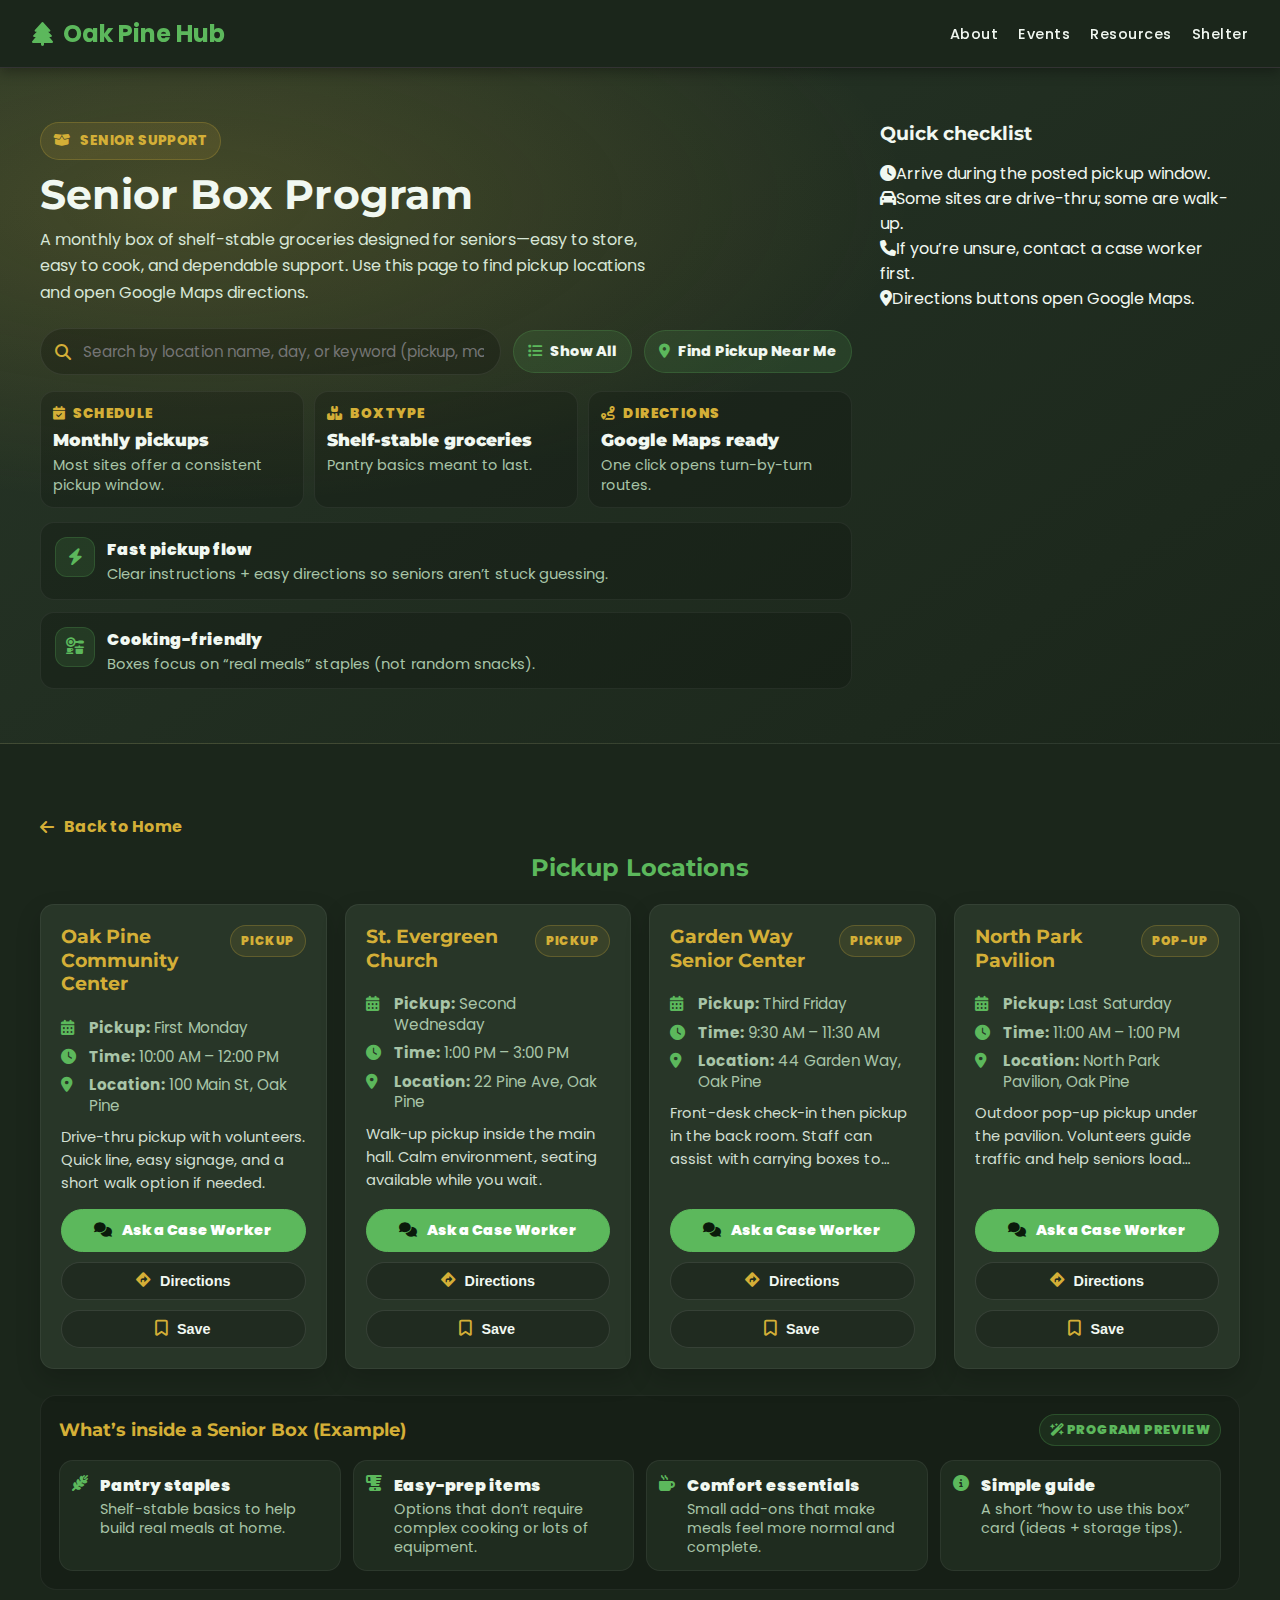
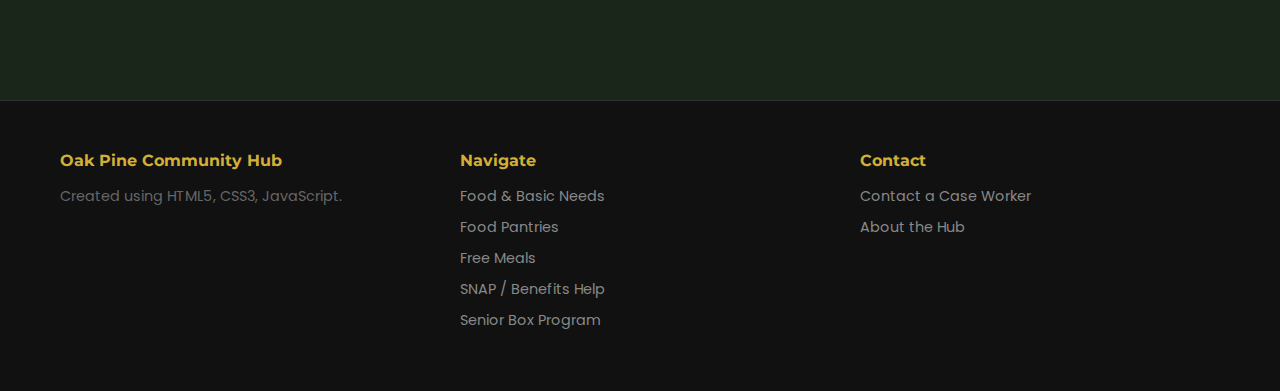
<file: senior-nutrition.html>
<!DOCTYPE html>
<html lang="en">
<head>
  <meta charset="UTF-8" />
  <meta name="viewport" content="width=device-width, initial-scale=1.0" />
  <title>Senior Box Program | Oak Pine Community Hub</title>


  <link rel="stylesheet" href="https://cdnjs.cloudflare.com/ajax/libs/font-awesome/6.4.0/css/all.min.css">
  <link rel="stylesheet" href="https://fonts.googleapis.com/css2?family=Montserrat:wght@400;500;700;900&family=Poppins:wght@300;400;600&display=swap">


  <style>
    :root{
      --bg-dark:#1b261b;
      --bg-card:#283628;
      --bg-lighter:#354a35;
      --text-main:#f1f8f1;
      --text-muted:#a8c5a8;
      --accent:#5cb85c;
      --accent-gold:#d4af37;
      --error:#ee6352;
      --font-head:'Montserrat',sans-serif;
      --font-body:'Poppins',sans-serif;
    }


    *{box-sizing:border-box}
    body{
      margin:0;
      padding:0;
      background:var(--bg-dark);
      color:var(--text-main);
      font-family:var(--font-body);
      overflow-x:hidden;
      scroll-behavior:smooth;
    }


    h1,h2,h3,h4{font-family:var(--font-head); margin:0 0 1rem 0;}
    p{margin:0 0 1rem 0;}
    a{color:inherit; text-decoration:none; transition:.25s;}
    .container{max-width:1200px; margin:0 auto; padding:0 20px;}
    .section-pad{padding:70px 0;}


    /* Header */
    header{
      background: rgba(27,38,27,.95);
      padding: 1rem 2rem;
      position: sticky;
      top: 0;
      z-index: 1000;
      display:flex;
      justify-content:space-between;
      align-items:center;
      border-bottom:1px solid #333;
      box-shadow:0 4px 12px rgba(0,0,0,.3);
    }
    .logo{
      font-size:1.5rem;
      font-weight:700;
      color:var(--accent);
      display:flex;
      align-items:center;
      gap:10px;
      white-space:nowrap;
    }
    nav ul{display:flex; gap:20px; align-items:center; margin:0; padding:0; list-style:none;}
    nav a{font-weight:500; font-size:.9rem; letter-spacing:.5px;}
    nav a:hover{color:var(--accent-gold);}


    /* Hero */
    .page-hero{
      background: radial-gradient(1200px 500px at 15% 20%, rgba(212,175,55,.18), transparent 60%),
                  linear-gradient(145deg, rgba(40,54,40,.95), rgba(27,38,27,.95));
      border-bottom: 1px solid rgba(255,255,255,0.06);
      position:relative;
      overflow:hidden;
    }
    .hero-inner{
      padding: 54px 0;
      display:flex;
      gap:28px;
      align-items:flex-start;
      justify-content:space-between;
      flex-wrap:wrap;
      position:relative;
      z-index:1;
    }
    .hero-left{flex: 1 1 560px;}
    .hero-right{flex: 0 1 360px;}


    .hero-kicker{
      display:inline-flex;
      align-items:center;
      gap:10px;
      padding: 8px 12px;
      border-radius: 999px;
      background: rgba(212,175,55,.12);
      border: 1px solid rgba(212,175,55,.25);
      color: var(--accent-gold);
      font-weight: 800;
      font-size: .85rem;
      letter-spacing: .4px;
      margin-bottom: 14px;
      text-transform: uppercase;
    }
    .hero-title{
      font-size: 2.55rem;
      line-height: 1.05;
      margin-bottom: 10px;
      letter-spacing: .2px;
    }
    .hero-desc{
      color: #d7e6d7;
      max-width: 62ch;
      line-height: 1.65;
      margin-bottom: 18px;
    }


    
    .highlight-rail{
      display:grid;
      grid-template-columns: 1fr;
      gap:12px;
      margin-top: 14px;
    }
    .highlight{
      background: rgba(0,0,0,0.18);
      border: 1px solid rgba(255,255,255,0.06);
      border-radius: 14px;
      padding: 14px 14px;
      display:flex;
      gap:12px;
      align-items:flex-start;
    }
    .highlight .icon{
      width:40px; height:40px;
      border-radius: 12px;
      display:grid;
      place-items:center;
      background: rgba(92,184,92,.14);
      border: 1px solid rgba(92,184,92,.22);
      flex:0 0 auto;
    }
    .highlight .icon i{color: var(--accent); font-size: 1.05rem;}
    .highlight .t{font-weight:900; color: var(--text-main); margin-bottom:2px;}
    .highlight .d{color: var(--text-muted); font-size:.92rem; line-height:1.4;}


    /* Controls */
    .controls{
      margin-top: 22px;
      display:flex;
      flex-wrap:wrap;
      gap:12px;
      align-items:center;
    }
    .search{
      flex: 1 1 320px;
      display:flex;
      align-items:center;
      gap:10px;
      background: rgba(0,0,0,0.22);
      border: 1px solid rgba(255,255,255,0.08);
      border-radius: 999px;
      padding: 10px 14px;
    }
    .search i{color: var(--accent-gold);}
    .search input{
      width:100%;
      border:none;
      outline:none;
      background:transparent;
      color:#fff;
      font-family:var(--font-body);
      font-size: .95rem;
    }
    .pill{
      display:inline-flex;
      align-items:center;
      gap:8px;
      padding: 10px 14px;
      border-radius: 999px;
      background: rgba(92,184,92,.14);
      border: 1px solid rgba(92,184,92,.22);
      color: var(--text-main);
      cursor:pointer;
      font-weight:800;
      font-size:.9rem;
      transition:.2s;
      user-select:none;
      white-space:nowrap;
    }
    .pill i{color:var(--accent);}
    .pill:hover{transform: translateY(-1px); border-color: rgba(92,184,92,.45);}


    /* Stats strip */
    .stats{
      margin-top: 16px;
      display:grid;
      grid-template-columns: repeat(3, minmax(0, 1fr));
      gap:10px;
    }
    .stat{
      background: rgba(0,0,0,0.18);
      border: 1px solid rgba(255,255,255,0.06);
      border-radius: 14px;
      padding: 12px 12px;
    }
    .stat .k{
      color: var(--accent-gold);
      font-weight: 900;
      font-size: .85rem;
      letter-spacing:.4px;
      text-transform: uppercase;
      display:flex;
      align-items:center;
      gap:8px;
      margin-bottom:6px;
    }
    .stat .v{
      font-family: var(--font-head);
      font-weight: 900;
      font-size: 1.05rem;
      line-height: 1.2;
    }
    .stat .s{
      color: var(--text-muted);
      font-size: .9rem;
      line-height: 1.35;
      margin-top: 6px;
    }


    /* Main section */
    .section-title{
      color: var(--accent);
      text-align:center;
      margin-bottom: 22px;
    }


    .grid{
      display:grid;
      grid-template-columns: repeat(auto-fit, minmax(280px, 1fr));
      gap: 18px;
    }


    .card{
      background: var(--bg-card);
      border-radius: 14px;
      border: 1px solid rgba(255,255,255,0.06);
      padding: 20px;
      box-shadow: 0 10px 25px rgba(0,0,0,0.18);
      transition: transform .25s, border-color .25s;


      display:flex;
      flex-direction:column;
      height:100%;
      min-height: 260px;
    }
    .card:hover{transform: translateY(-4px); border-color: rgba(92,184,92,.55);}


    .card-top{
      display:flex;
      align-items:flex-start;
      justify-content:space-between;
      gap:12px;
      margin-bottom: 10px;
    }
    .card h3{
      font-size: 1.18rem;
      color: var(--accent-gold);
      margin:0;
      line-height:1.25;
    }
    .badge{
      font-size: .75rem;
      font-weight: 900;
      letter-spacing: .4px;
      text-transform: uppercase;
      padding: 6px 10px;
      border-radius: 999px;
      border: 1px solid rgba(212,175,55,.25);
      background: rgba(212,175,55,.10);
      color: var(--accent-gold);
      white-space:nowrap;
    }


    .meta{
      display:grid;
      gap:8px;
      margin: 12px 0 10px;
      color: var(--text-muted);
      font-size: .95rem;
    }
    .meta-row{
      display:flex;
      gap:10px;
      align-items:flex-start;
      line-height: 1.35;
    }
    .meta-row i{color: var(--accent); margin-top: 2px; min-width: 18px;}


    .notes{
      color: #d1dfd1;
      font-size: .92rem;
      line-height:1.55;
      margin-bottom: 14px;


      display:-webkit-box;
      -webkit-box-orient: vertical;
      -webkit-line-clamp: 3;
      overflow:hidden;
      min-height: calc(1.55em * 3);
    }


    .actions{
      display:flex;
      flex-wrap:wrap;
      gap:10px;
      margin-top:auto;
    }


    .btn{
      display:inline-flex;
      align-items:center;
      justify-content:center;
      gap:10px;
      padding: 10px 14px;
      border-radius: 999px;
      border: 1px solid rgba(255,255,255,0.10);
      background: rgba(0,0,0,0.20);
      color: var(--text-main);
      font-weight: 900;
      font-size: .9rem;
      cursor:pointer;
      transition:.2s;
      user-select:none;
      text-decoration:none;
    }
    .btn i{color: var(--accent-gold);}
    .btn:hover{border-color: rgba(212,175,55,.45); transform: translateY(-1px);}


    .btn.primary{
      background: var(--accent);
      border-color: var(--accent);
      color: #fff;
      width: 100%;
    }
    .btn.primary i{color:#0b1a0b;}
    .btn.primary:hover{background:#4cae4c; border-color:#4cae4c;}


    .btn.secondary{
      flex:1;
      min-width: 140px;
    }


    /* Saved bookmark style */
    .btn[data-action="save"] i{
      color: transparent;
      -webkit-text-stroke: 1.8px var(--accent-gold);
      text-stroke: 1.8px var(--accent-gold);
    }
    .btn.saved{
      border-color: rgba(212,175,55,.55);
    }
    .btn.saved i{
      color: var(--accent-gold);
      -webkit-text-stroke: 0px transparent;
      text-stroke: 0px transparent;
    }


    .inside-wrap{
      margin-top: 26px;
      background: rgba(0,0,0,0.18);
      border: 1px solid rgba(255,255,255,0.06);
      border-radius: 16px;
      padding: 18px 18px;
    }
    .inside-head{
      display:flex;
      align-items:center;
      justify-content:space-between;
      flex-wrap:wrap;
      gap:12px;
      margin-bottom: 14px;
    }
    .inside-head h3{margin:0; color: var(--accent-gold); font-size:1.1rem;}
    .inside-tag{
      font-size:.8rem;
      font-weight:900;
      letter-spacing:.4px;
      text-transform: uppercase;
      padding: 6px 10px;
      border-radius: 999px;
      border: 1px solid rgba(92,184,92,.25);
      background: rgba(92,184,92,.10);
      color: var(--accent);
      white-space:nowrap;
    }
    .inside-grid{
      display:grid;
      grid-template-columns: repeat(auto-fit, minmax(220px, 1fr));
      gap:12px;
    }
    .inside-item{
      border-radius: 14px;
      border: 1px solid rgba(255,255,255,0.06);
      background: rgba(40,54,40,.55);
      padding: 12px 12px;
      display:flex;
      gap:10px;
      align-items:flex-start;
    }
    .inside-item i{color: var(--accent); margin-top: 2px; min-width: 18px;}
    .inside-item .t{font-weight: 900; margin-bottom:2px;}
    .inside-item .d{color: var(--text-muted); font-size:.9rem; line-height:1.35;}


    /* Footer */
    footer{
      background:#111;
      padding: 50px 0;
      border-top:1px solid #333;
      margin-top: 40px;
    }
    .footer-content{
      display:flex;
      justify-content:space-between;
      flex-wrap:wrap;
      gap:40px;
    }
    .footer-col{flex:1; min-width: 220px;}
    .footer-col h4{color: var(--accent-gold); margin-top:0;}
    .footer-col a{display:block; margin-bottom: 10px; color:#888; font-size:.9rem;}
    .footer-col a:hover{color:#fff;}


    /* Toast */
    .toast{
      position: fixed;
      bottom: 24px;
      right: 24px;
      z-index: 5000;
      background: rgba(40,54,40,.98);
      border: 1px solid rgba(92,184,92,.45);
      box-shadow: 0 12px 30px rgba(0,0,0,.35);
      border-radius: 12px;
      padding: 12px 14px;
      min-width: 260px;
      display:none;
      align-items:flex-start;
      gap:12px;
    }
    .toast i{color: var(--accent); margin-top: 2px;}
    .toast .t-title{font-weight: 900; color: var(--text-main); margin-bottom: 2px;}
    .toast .t-msg{color: var(--text-muted); font-size: .92rem; line-height: 1.35;}


    @media (max-width: 820px){
      .stats{grid-template-columns: 1fr; }
    }
    @media (max-width: 620px){
      header{padding: 1rem 1rem;}
      nav ul{gap: 14px;}
      .hero-title{font-size: 2rem;}
    }
    .back-link{
      display:inline-flex;
      gap:10px;
      align-items:center;
      color: var(--accent-gold);
      text-decoration:none;
      font-weight:700;
      margin-bottom: 14px;
    }
    .back-link:hover{ color: var(--accent); }
  </style>
</head>
<body>


  <header>
    <div class="logo">
      <i class="fa-solid fa-tree"></i> Oak Pine Hub
    </div>
    <nav>
      <ul>
        <li><a href="index.html#about">About</a></li>
        <li><a href="index.html#events">Events</a></li>
        <li><a href="index.html#resources">Resources</a></li>
        <li><a href="index.html#shelter">Shelter</a></li>
      </ul>
    </nav>
  </header>


  <section class="page-hero">
    <div class="container hero-inner">
      <div class="hero-left">
        <div class="hero-kicker"><i class="fa-solid fa-box-open"></i> Senior Support</div>
        <h1 class="hero-title">Senior Box Program</h1>
        <p class="hero-desc">
          A monthly box of shelf-stable groceries designed for seniors—easy to store, easy to cook, and dependable support.
          Use this page to find pickup locations and open Google Maps directions.
        </p>


        <div class="controls">
          <div class="search" role="search">
            <i class="fa-solid fa-magnifying-glass"></i>
            <input id="seniorSearch" type="text" placeholder="Search by location name, day, or keyword (pickup, monthly, box)..." />
          </div>


          <div class="pill" id="btnShowAll"><i class="fa-solid fa-list"></i> Show All</div>
          <div class="pill" id="btnFindPickup"><i class="fa-solid fa-location-dot"></i> Find Pickup Near Me</div>
        </div>


        <!-- stats strip -->
        <div class="stats">
          <div class="stat">
            <div class="k"><i class="fa-solid fa-calendar-check"></i> Schedule</div>
            <div class="v">Monthly pickups</div>
            <div class="s">Most sites offer a consistent pickup window.</div>
          </div>
          <div class="stat">
            <div class="k"><i class="fa-solid fa-boxes-stacked"></i> Box type</div>
            <div class="v">Shelf-stable groceries</div>
            <div class="s">Pantry basics meant to last.</div>
          </div>
          <div class="stat">
            <div class="k"><i class="fa-solid fa-route"></i> Directions</div>
            <div class="v">Google Maps ready</div>
            <div class="s">One click opens turn-by-turn routes.</div>
          </div>
        </div>


        <!-- highlights rail -->
        <div class="highlight-rail">
          <div class="highlight">
            <div class="icon"><i class="fa-solid fa-bolt"></i></div>
            <div>
              <div class="t">Fast pickup flow</div>
              <div class="d">Clear instructions + easy directions so seniors aren’t stuck guessing.</div>
            </div>
          </div>
          <div class="highlight">
            <div class="icon"><i class="fa-solid fa-kitchen-set"></i></div>
            <div>
              <div class="t">Cooking-friendly</div>
              <div class="d">Boxes focus on “real meals” staples (not random snacks).</div>
            </div>
          </div>
        </div>
      </div>


      <div class="hero-right">
        <div class="quick-tips">
          <h3>Quick checklist</h3>
          <div class="tip"><i class="fa-solid fa-clock"></i><span>Arrive during the posted pickup window.</span></div>
          <div class="tip"><i class="fa-solid fa-car"></i><span>Some sites are drive-thru; some are walk-up.</span></div>
          <div class="tip"><i class="fa-solid fa-phone"></i><span>If you’re unsure, contact a case worker first.</span></div>
          <div class="tip"><i class="fa-solid fa-location-dot"></i><span>Directions buttons open Google Maps.</span></div>
        </div>
      </div>
    </div>
  </section>


  <main class="container section-pad">

  <a class="back-link" href="index.html">
    <i class="fa-solid fa-arrow-left"></i> Back to Home
  </a>

  <h2 class="section-title">Pickup Locations</h2>


    <div class="grid" id="seniorGrid">


      <!-- Card 1 -->
      <article class="card senior-card"
        data-tags="monthly pickup community center box groceries"
        data-name="Oak Pine Community Center - Senior Box Pickup"
        data-address="100 Main St, Oak Pine">
        <div class="card-top">
          <h3>Oak Pine Community Center</h3>
          <span class="badge">Pickup</span>
        </div>


        <div class="meta">
          <div class="meta-row"><i class="fa-solid fa-calendar-days"></i><span><strong>Pickup:</strong> First Monday</span></div>
          <div class="meta-row"><i class="fa-solid fa-clock"></i><span><strong>Time:</strong> 10:00 AM – 12:00 PM</span></div>
          <div class="meta-row"><i class="fa-solid fa-location-dot"></i><span><strong>Location:</strong> 100 Main St, Oak Pine</span></div>
        </div>


        <p class="notes">Drive-thru pickup with volunteers. Quick line, easy signage, and a short walk option if needed.</p>


        <div class="actions">
          <a class="btn primary" href="contact-case-worker.html"><i class="fa-solid fa-comments"></i> Ask a Case Worker</a>
          <button class="btn secondary" data-action="directions"><i class="fa-solid fa-diamond-turn-right"></i> Directions</button>
          <button class="btn secondary" data-action="save"><i class="fa-solid fa-bookmark"></i> <span class="label">Save</span></button>
        </div>
      </article>


      <!-- Card 2 -->
      <article class="card senior-card"
        data-tags="monthly pickup church box pantry staples"
        data-name="St. Evergreen Church - Senior Box Pickup"
        data-address="22 Pine Ave, Oak Pine">
        <div class="card-top">
          <h3>St. Evergreen Church</h3>
          <span class="badge">Pickup</span>
        </div>


        <div class="meta">
          <div class="meta-row"><i class="fa-solid fa-calendar-days"></i><span><strong>Pickup:</strong> Second Wednesday</span></div>
          <div class="meta-row"><i class="fa-solid fa-clock"></i><span><strong>Time:</strong> 1:00 PM – 3:00 PM</span></div>
          <div class="meta-row"><i class="fa-solid fa-location-dot"></i><span><strong>Location:</strong> 22 Pine Ave, Oak Pine</span></div>
        </div>


        <p class="notes">Walk-up pickup inside the main hall. Calm environment, seating available while you wait.</p>


        <div class="actions">
          <a class="btn primary" href="contact-case-worker.html"><i class="fa-solid fa-comments"></i> Ask a Case Worker</a>
          <button class="btn secondary" data-action="directions"><i class="fa-solid fa-diamond-turn-right"></i> Directions</button>
          <button class="btn secondary" data-action="save"><i class="fa-solid fa-bookmark"></i> <span class="label">Save</span></button>
        </div>
      </article>


      <!-- Card 3 -->
      <article class="card senior-card"
        data-tags="monthly pickup senior center box groceries"
        data-name="Garden Way Senior Center - Senior Box Pickup"
        data-address="44 Garden Way, Oak Pine">
        <div class="card-top">
          <h3>Garden Way Senior Center</h3>
          <span class="badge">Pickup</span>
        </div>


        <div class="meta">
          <div class="meta-row"><i class="fa-solid fa-calendar-days"></i><span><strong>Pickup:</strong> Third Friday</span></div>
          <div class="meta-row"><i class="fa-solid fa-clock"></i><span><strong>Time:</strong> 9:30 AM – 11:30 AM</span></div>
          <div class="meta-row"><i class="fa-solid fa-location-dot"></i><span><strong>Location:</strong> 44 Garden Way, Oak Pine</span></div>
        </div>


        <p class="notes">Front-desk check-in then pickup in the back room. Staff can assist with carrying boxes to your car.</p>


        <div class="actions">
          <a class="btn primary" href="contact-case-worker.html"><i class="fa-solid fa-comments"></i> Ask a Case Worker</a>
          <button class="btn secondary" data-action="directions"><i class="fa-solid fa-diamond-turn-right"></i> Directions</button>
          <button class="btn secondary" data-action="save"><i class="fa-solid fa-bookmark"></i> <span class="label">Save</span></button>
        </div>
      </article>


      <!-- Card 4 -->
      <article class="card senior-card"
        data-tags="popup monthly pickup park box groceries"
        data-name="North Park Pavilion - Senior Box Pop-Up"
        data-address="North Park Pavilion, Oak Pine">
        <div class="card-top">
          <h3>North Park Pavilion</h3>
          <span class="badge">Pop-Up</span>
        </div>


        <div class="meta">
          <div class="meta-row"><i class="fa-solid fa-calendar-days"></i><span><strong>Pickup:</strong> Last Saturday</span></div>
          <div class="meta-row"><i class="fa-solid fa-clock"></i><span><strong>Time:</strong> 11:00 AM – 1:00 PM</span></div>
          <div class="meta-row"><i class="fa-solid fa-location-dot"></i><span><strong>Location:</strong> North Park Pavilion, Oak Pine</span></div>
        </div>


        <p class="notes">Outdoor pop-up pickup under the pavilion. Volunteers guide traffic and help seniors load boxes.</p>


        <div class="actions">
          <a class="btn primary" href="contact-case-worker.html"><i class="fa-solid fa-comments"></i> Ask a Case Worker</a>
          <button class="btn secondary" data-action="directions"><i class="fa-solid fa-diamond-turn-right"></i> Directions</button>
          <button class="btn secondary" data-action="save"><i class="fa-solid fa-bookmark"></i> <span class="label">Save</span></button>
        </div>
      </article>


    </div>


    <!-- What’s inside section -->
    <section class="inside-wrap" aria-label="What's inside the senior box">
      <div class="inside-head">
        <h3>What’s inside a Senior Box (Example)</h3>
        <div class="inside-tag"><i class="fa-solid fa-wand-magic-sparkles"></i> Program Preview</div>
      </div>


      <div class="inside-grid">
        <div class="inside-item">
          <i class="fa-solid fa-wheat-awn"></i>
          <div>
            <div class="t">Pantry staples</div>
            <div class="d">Shelf-stable basics to help build real meals at home.</div>
          </div>
        </div>


        <div class="inside-item">
          <i class="fa-solid fa-blender"></i>
          <div>
            <div class="t">Easy-prep items</div>
            <div class="d">Options that don’t require complex cooking or lots of equipment.</div>
          </div>
        </div>


        <div class="inside-item">
          <i class="fa-solid fa-mug-hot"></i>
          <div>
            <div class="t">Comfort essentials</div>
            <div class="d">Small add-ons that make meals feel more normal and complete.</div>
          </div>
        </div>


        <div class="inside-item">
          <i class="fa-solid fa-circle-info"></i>
          <div>
            <div class="t">Simple guide</div>
            <div class="d">A short “how to use this box” card (ideas + storage tips).</div>
          </div>
        </div>
      </div>
    </section>
  </main>


  <footer>
    <div class="container footer-content">
      <div class="footer-col">
        <h4>Oak Pine Community Hub</h4>
        <p style="color:#666; font-size:.9rem; line-height:1.5;">
          Created using HTML5, CSS3, JavaScript.
        </p>
      </div>


      <div class="footer-col">
        <h4>Navigate</h4>
        <a href="index.html#resources">Food & Basic Needs</a>
        <a href="food-pantries.html">Food Pantries</a>
        <a href="free-meals.html">Free Meals</a>
        <a href="snap-benefits.html">SNAP / Benefits Help</a>
        <a href="senior-box-program.html">Senior Box Program</a>
      </div>


      <div class="footer-col">
        <h4>Contact</h4>
        <a href="contact-case-worker.html">Contact a Case Worker</a>
        <a href="index.html#about">About the Hub</a>
      </div>
    </div>
  </footer>


  <!-- Toast -->
  <div class="toast" id="toast">
    <i class="fa-solid fa-circle-check"></i>
    <div>
      <div class="t-title" id="toastTitle">Saved</div>
      <div class="t-msg" id="toastMsg">Saved successfully.</div>
    </div>
  </div>


  <script>
    // ===== SEARCH FILTER =====
    const input = document.getElementById('seniorSearch');
    const cards = Array.from(document.querySelectorAll('.senior-card'));


    input.addEventListener('input', () => {
      const q = input.value.trim().toLowerCase();
      cards.forEach(card => {
        const tags = (card.getAttribute('data-tags') || '').toLowerCase();
        const title = (card.querySelector('h3')?.textContent || '').toLowerCase();
        const visible = !q || tags.includes(q) || title.includes(q);
        card.style.display = visible ? '' : 'none';
      });
    });


    // ===== TOAST =====
    const toast = document.getElementById('toast');
    const toastTitle = document.getElementById('toastTitle');
    const toastMsg = document.getElementById('toastMsg');
    let toastTimer = null;


    function showToast(title, msg){
      toastTitle.textContent = title;
      toastMsg.textContent = msg;
      toast.style.display = 'flex';
      clearTimeout(toastTimer);
      toastTimer = setTimeout(() => toast.style.display = 'none', 2600);
    }


    document.getElementById('btnShowAll').addEventListener('click', () => {
      input.value = '';
      cards.forEach(c => c.style.display = '');
      showToast('Showing all', 'All pickup locations are visible.');
    });


    // ===== DIRECTIONS =====
    function openGoogleMapsDirections(destinationAddress){
      const encodedDest = encodeURIComponent(destinationAddress);


      if (navigator.geolocation) {
        navigator.geolocation.getCurrentPosition(
          (pos) => {
            const origin = `${pos.coords.latitude},${pos.coords.longitude}`;
            const url = `https://www.google.com/maps/dir/?api=1&origin=${encodeURIComponent(origin)}&destination=${encodedDest}&travelmode=driving`;
            window.open(url, '_blank', 'noopener');
          },
          () => {
            const url = `https://www.google.com/maps/dir/?api=1&destination=${encodedDest}`;
            window.open(url, '_blank', 'noopener');
          },
          { enableHighAccuracy: true, timeout: 8000, maximumAge: 60000 }
        );
      } else {
        const url = `https://www.google.com/maps/dir/?api=1&destination=${encodedDest}`;
        window.open(url, '_blank', 'noopener');
      }
    }


    // ===== FIND PICKUP NEAR ME =====
    // open a Google Maps search based on user's location
    document.getElementById('btnFindPickup').addEventListener('click', () => {
      if (!navigator.geolocation) {
        showToast('Location not supported', 'Your browser does not support location services.');
        return;
      }


      navigator.geolocation.getCurrentPosition((pos) => {
        const userLat = pos.coords.latitude;
        const userLng = pos.coords.longitude;


        const url = `https://www.google.com/maps/search/senior+food+box+program/@${userLat},${userLng},14z`;
        window.open(url, '_blank', 'noopener');


        showToast('Opened Maps', 'Showing senior box pickup options near you in Google Maps.');
      }, (err) => {
        const msg = err.code === 1
          ? 'Please allow location access to use this feature.'
          : 'Could not get your location. Try again.';
        showToast('Location needed', msg);
      }, { enableHighAccuracy:true, timeout: 9000, maximumAge: 60000 });
    });


    // ===== SAVE TOGGLE 
    const STORAGE_KEY = 'oakpine_saved_senior_boxes_v1';


    function loadSaved(){
      try { return JSON.parse(localStorage.getItem(STORAGE_KEY) || '[]'); }
      catch { return []; }
    }
    function storeSaved(arr){
      localStorage.setItem(STORAGE_KEY, JSON.stringify(arr));
    }
    function getCardId(card){
      const name = (card.dataset.name || '').trim();
      const addr = (card.dataset.address || '').trim();
      return (name + '|' + addr).toLowerCase();
    }


    function applySavedState(){
      const saved = new Set(loadSaved());
      cards.forEach(card => {
        const id = getCardId(card);
        const saveBtn = card.querySelector('button[data-action="save"]');
        const label = saveBtn?.querySelector('.label');
        if(!saveBtn || !label) return;


        if(saved.has(id)){
          saveBtn.classList.add('saved');
          label.textContent = 'Saved';
        } else {
          saveBtn.classList.remove('saved');
          label.textContent = 'Save';
        }
      });
    }


    applySavedState();


    // ===== GLOBAL CLICK HANDLER =====
    document.addEventListener('click', (e) => {
      const btn = e.target.closest('button[data-action]');
      if(!btn) return;


      const action = btn.getAttribute('data-action');
      const card = btn.closest('.senior-card');


      if(action === 'directions'){
        const addr = card?.dataset.address || '';
        if(!addr){
          showToast('Missing address', 'This location does not have an address set.');
          return;
        }
        openGoogleMapsDirections(addr);
        return;
      }


      if(action === 'save'){
        const id = getCardId(card);
        const savedArr = loadSaved();
        const savedSet = new Set(savedArr);


        if(savedSet.has(id)){
          savedSet.delete(id);
          showToast('Removed', 'Removed from saved.');
        } else {
          savedSet.add(id);
          showToast('Saved', 'Saved successfully.');
        }


        storeSaved(Array.from(savedSet));
        applySavedState();
        return;
      }
    });
  </script>
</body>
</html>
</file>
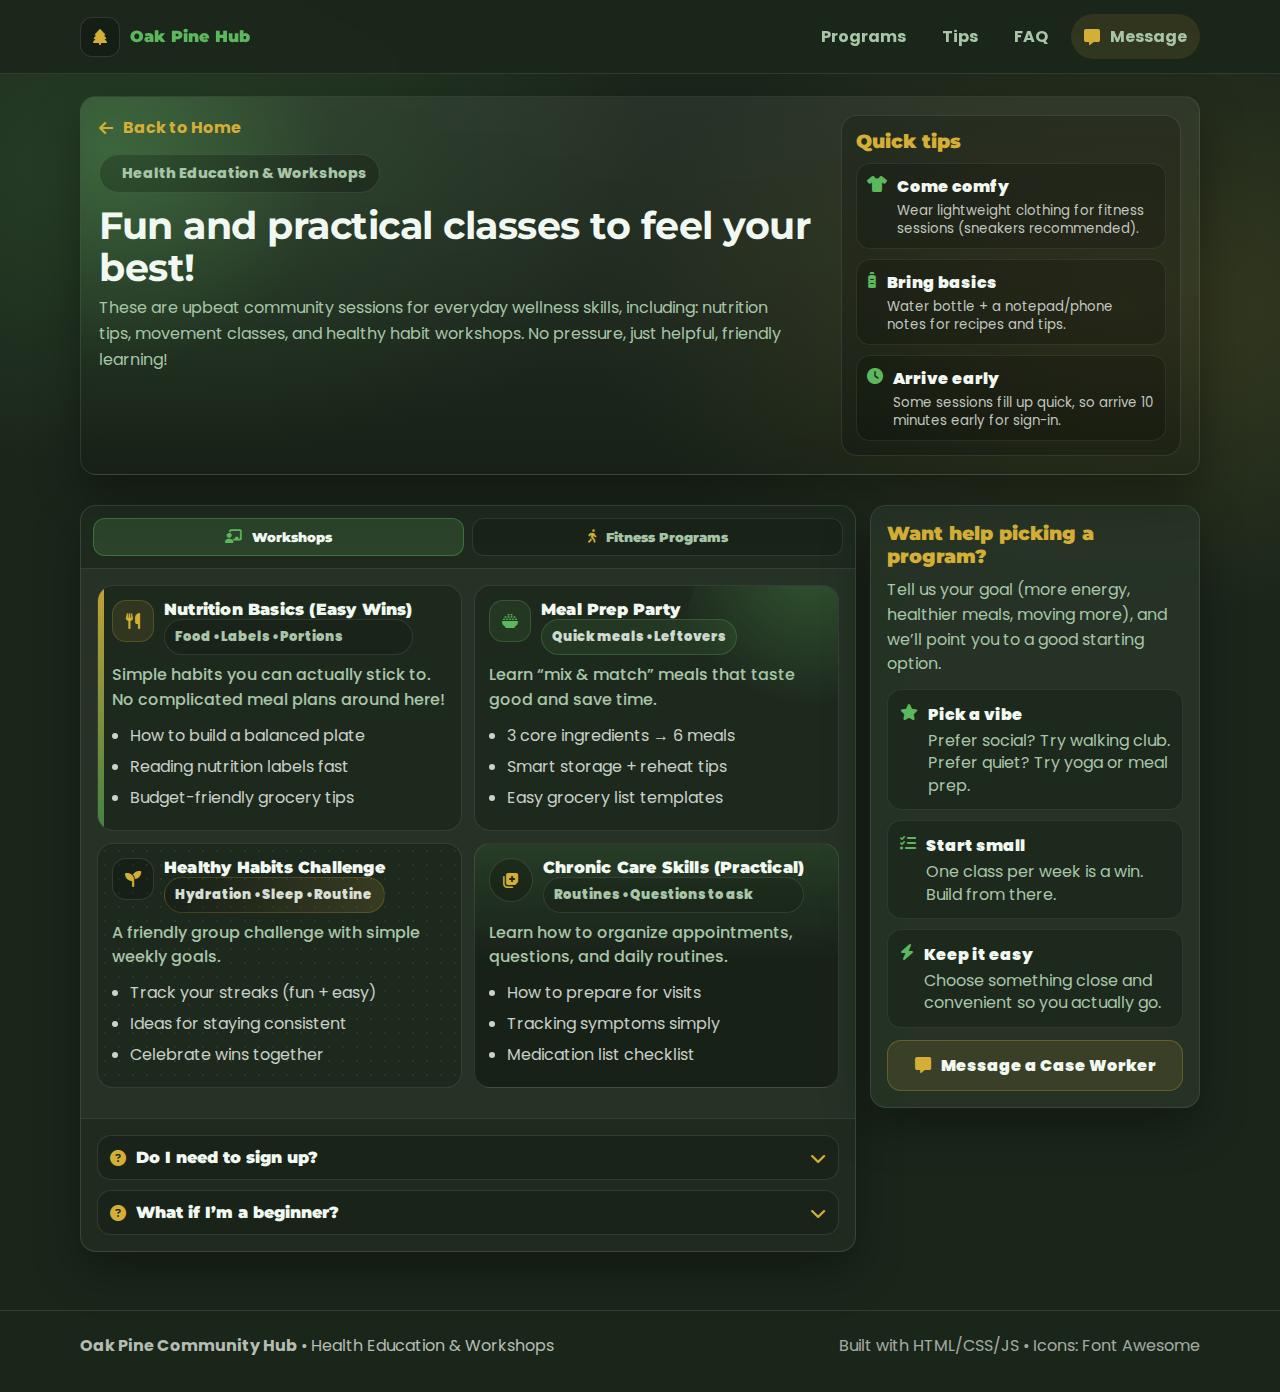
<file: support-groups.html>
<!DOCTYPE html>
<html lang="en">
<head>
  <meta charset="UTF-8" />
  <meta name="viewport" content="width=device-width, initial-scale=1.0" />
  <title>Health Education & Workshops | Oak Pine Community Hub</title>


  <link rel="preconnect" href="https://fonts.googleapis.com">
  <link rel="preconnect" href="https://fonts.gstatic.com" crossorigin>
  <link href="https://fonts.googleapis.com/css2?family=Montserrat:wght@400;600;700;900&family=Poppins:wght@300;400;500;600;700&display=swap" rel="stylesheet">
  <link rel="stylesheet" href="https://cdnjs.cloudflare.com/ajax/libs/font-awesome/6.5.0/css/all.min.css">


  <style>
    :root{
      --bg-dark:#1b261b;
      --bg-card:#283628;
      --bg-lighter:#354a35;
      --text-main:#f1f8f1;
      --text-muted:#a8c5a8;
      --accent:#5cb85c;
      --accent-gold:#d4af37;
      --line: rgba(255,255,255,0.10);
      --shadow: 0 18px 45px rgba(0,0,0,0.35);
      --r: 16px;
      --font-head:'Montserrat',sans-serif;
      --font-body:'Poppins',sans-serif;
    }


    *{box-sizing:border-box}
    body{
      margin:0;
      font-family: var(--font-body);
      color: var(--text-main);
      background:
        radial-gradient(900px 520px at 12% 12%, rgba(92,184,92,0.18), transparent 58%),
        radial-gradient(900px 520px at 88% 22%, rgba(212,175,55,0.14), transparent 60%),
        var(--bg-dark);
      overflow-x:hidden;
    }
    a{color:inherit; text-decoration:none}
    .container{width:min(1120px, 92vw); margin:0 auto;}


    /* ===== Topbar ===== */
    .topbar{
      position: sticky; top: 0; z-index: 1000;
      background: rgba(27, 38, 27, 0.92);
      border-bottom: 1px solid var(--line);
      backdrop-filter: blur(10px);
    }
    .topbar-inner{
      display:flex; align-items:center; justify-content:space-between; gap: 14px;
      padding: 14px 0;
    }
    .brand{
      display:inline-flex; align-items:center; gap: 10px;
      font-family: var(--font-head);
      font-weight: 900;
      color: var(--accent);
      letter-spacing:.2px;
      white-space:nowrap;
    }
    .brand i{
      width: 40px; height: 40px;
      display:grid; place-items:center;
      border-radius: 12px;
      background: rgba(0,0,0,0.22);
      border: 1px solid rgba(255,255,255,0.12);
      color: var(--accent-gold);
    }


    .nav{
      display:flex; gap: 10px; align-items:center; flex-wrap:wrap; justify-content:flex-end;
    }
    .nav a{
      padding: 9px 12px;
      border-radius: 999px;
      border: 1px solid transparent;
      color: var(--text-muted);
      font-weight: 700;
      transition: .2s ease;
    }
    .nav a:hover{
      color: var(--text-main);
      background: rgba(0,0,0,0.22);
      border-color: rgba(255,255,255,0.12);
      transform: translateY(-1px);
    }


    .back-link{
      display: inline-flex;
      gap: 10px;
      align-items: center;
      color: var(--accent-gold);
      text-decoration: none;
      font-weight: 700;
      margin-bottom: 14px;
    }

    .back-link:hover{
      color: var(--accent);
    }



    /* Only Message button (no call) */
    .msg-btn{
      display:inline-flex; align-items:center; justify-content:center; gap: 10px;
      padding: 10px 14px;
      border-radius: 999px;
      border: 1px solid rgba(212,175,55,0.28);
      background: rgba(212,175,55,0.12);
      color: var(--text-main);
      font-weight: 900;
      transition: .2s ease;
      white-space:nowrap;
    }
    .msg-btn i{ color: var(--accent-gold); }
    .msg-btn:hover{
      transform: translateY(-1px);
      border-color: rgba(212,175,55,0.40);
      background: rgba(212,175,55,0.16);
    }


    /* ===== Hero ===== */
    .hero{ padding: 22px 0 16px; }
    .hero-wrap{
      border-radius: var(--r);
      border: 1px solid rgba(255,255,255,0.10);
      background: linear-gradient(180deg, rgba(255,255,255,0.06), rgba(0,0,0,0.12));
      box-shadow: var(--shadow);
      padding: 18px;
      position: relative;
      overflow:hidden;
    }
    .hero-wrap::before{
      content:"";
      position:absolute;
      inset:-140px auto auto -160px;
      width: 420px; height: 420px;
      border-radius: 50%;
      background: radial-gradient(circle at 45% 45%, rgba(92,184,92,0.28), transparent 68%);
    }
    .hero-inner{ position:relative; z-index:1; display:grid; grid-template-columns: 1fr 340px; gap: 14px; }
    .kicker{
      display:inline-flex; align-items:center; gap:10px;
      padding: 8px 12px;
      border-radius: 999px;
      background: rgba(0,0,0,0.22);
      border: 1px solid rgba(255,255,255,0.10);
      color: var(--text-muted);
      font-weight: 800;
      width: fit-content;
      font-size: .9rem;
    }
    .kicker i{ color: var(--accent-gold); }
    h1{
      font-family: var(--font-head);
      margin: 12px 0 6px;
      font-size: clamp(2rem, 3vw, 2.6rem);
      line-height: 1.1;
      letter-spacing: -0.5px;
    }
    .hero p{
      margin: 0;
      color: var(--text-muted);
      line-height: 1.6;
      max-width: 70ch;
    }


    .quick-box{
      border-radius: var(--r);
      border: 1px solid rgba(255,255,255,0.10);
      background: rgba(0,0,0,0.18);
      padding: 14px;
    }
    .quick-box h3{
      margin:0 0 10px;
      font-family: var(--font-head);
      font-weight: 900;
      color: var(--accent-gold);
    }
    .mini{
      display:flex; gap:10px;
      padding: 10px;
      border-radius: 14px;
      border: 1px solid rgba(255,255,255,0.08);
      background: rgba(0,0,0,0.16);
      margin-top: 10px;
    }
    .mini i{ color: var(--accent); margin-top: 2px; }
    .mini b{ display:block; font-weight: 900; }
    .mini small{ display:block; color: rgba(241,248,241,0.78); margin-top: 3px; line-height: 1.35; }


    /* ===== Main Layout ===== */
    .main{ padding: 14px 0 40px; }
    .layout{
      display:grid;
      grid-template-columns: 1fr 330px;
      gap: 14px;
      align-items:start;
    }
    .panel{
      border-radius: var(--r);
      border: 1px solid rgba(255,255,255,0.10);
      background: rgba(40,54,40,0.78);
      box-shadow: var(--shadow);
      overflow:hidden;
    }


    /* Tabs */
    .tabs{
      display:flex;
      gap: 8px;
      padding: 12px;
      border-bottom: 1px solid var(--line);
      background: rgba(0,0,0,0.14);
    }
    .tab{
      flex: 1;
      cursor:pointer;
      border: 1px solid rgba(255,255,255,0.10);
      background: rgba(0,0,0,0.16);
      color: var(--text-muted);
      font-weight: 900;
      border-radius: 12px;
      padding: 10px;
      transition: .2s ease;
      display:inline-flex;
      align-items:center;
      justify-content:center;
      gap: 10px;
      font-family: var(--font-head);
    }
    .tab i{ color: var(--accent-gold); }
    .tab.active{
      background: rgba(92,184,92,0.18);
      color: var(--text-main);
      border-color: rgba(92,184,92,0.40);
    }
    .tab.active i{ color: var(--accent); }


    .tab-content{ padding: 16px; }
    .grid{
      display:grid;
      grid-template-columns: repeat(12, 1fr);
      gap: 12px;
    }


    /* Cards base */
    .card{
      grid-column: span 6;
      border-radius: 16px;
      border: 1px solid rgba(255,255,255,0.10);
      background: rgba(0,0,0,0.18);
      padding: 14px;
      position: relative;
      overflow:hidden;
      transition: transform .2s ease, border-color .2s ease;
      min-height: 168px;
    }
    .card:hover{ transform: translateY(-2px); border-color: rgba(212,175,55,0.30); }


    .top{
      display:flex; align-items:flex-start; justify-content:space-between;
      gap: 10px; margin-bottom: 8px;
    }
    .title{
      display:flex; gap: 10px; align-items:flex-start;
    }
    .icon{
      width: 42px; height: 42px;
      display:grid; place-items:center;
      border-radius: 14px;
      border: 1px solid rgba(255,255,255,0.12);
      background: rgba(0,0,0,0.22);
      flex: 0 0 auto;
      color: var(--accent-gold);
    }
    .card h4{
      margin:0;
      font-family: var(--font-head);
      font-weight: 900;
      letter-spacing: .2px;
    }
    .badge{
      padding: 7px 10px;
      border-radius: 999px;
      border: 1px solid rgba(255,255,255,0.10);
      background: rgba(0,0,0,0.14);
      color: var(--text-muted);
      font-weight: 900;
      font-size: .82rem;
      white-space: nowrap;
    }
    .card p{
      margin: 8px 0 0;
      color: var(--text-muted);
      line-height: 1.55;
      font-weight: 500;
    }
    .card ul{
      margin: 10px 0 0;
      padding-left: 18px;
      color: rgba(241,248,241,0.82);
    }
    .card li{ margin: 6px 0; }


    /* Card variants (different designs) */
    .card[data-variant="a"]::before{
      content:"";
      position:absolute;
      left: 0; top: 0; bottom: 0;
      width: 6px;
      background: linear-gradient(180deg, rgba(212,175,55,0.95), rgba(92,184,92,0.65));
      opacity: .95;
    }
    .card[data-variant="a"] .icon{
      background: rgba(212,175,55,0.10);
      border-color: rgba(212,175,55,0.22);
    }


    .card[data-variant="b"]::after{
      content:"";
      position:absolute;
      right:-120px; top:-120px;
      width: 260px; height: 260px;
      transform: rotate(18deg);
      background: radial-gradient(circle at 40% 40%, rgba(92,184,92,0.30), transparent 64%);
    }
    .card[data-variant="b"] .icon{
      color: var(--accent);
      border-color: rgba(92,184,92,0.26);
      background: rgba(92,184,92,0.10);
    }
    .card[data-variant="b"] .badge{
      border-color: rgba(92,184,92,0.26);
      background: rgba(92,184,92,0.10);
      color: rgba(241,248,241,0.86);
    }


    .card[data-variant="c"]{
      background:
        radial-gradient(rgba(255,255,255,0.06) 1px, transparent 1px) 0 0 / 14px 14px,
        rgba(0,0,0,0.18);
    }
    .card[data-variant="c"] .badge{
      background: linear-gradient(90deg, rgba(0,0,0,0.20), rgba(212,175,55,0.14));
      border-color: rgba(212,175,55,0.22);
      color: rgba(241,248,241,0.88);
    }


    .card[data-variant="d"]{
      background:
        linear-gradient(180deg, rgba(92,184,92,0.14), rgba(0,0,0,0.18) 48%),
        rgba(0,0,0,0.18);
    }
    .card[data-variant="d"] .icon{
      border-radius: 999px;
      width: 44px; height: 44px;
      background: rgba(0,0,0,0.22);
      border-color: rgba(255,255,255,0.12);
    }


    /* Sidebar */
    .side{ padding: 16px; }
    .side h3{
      margin:0 0 10px;
      font-family: var(--font-head);
      font-weight: 900;
      color: var(--accent-gold);
    }
    .side p{ margin:0; color: var(--text-muted); line-height: 1.55; }
    .help-list{ display:grid; gap: 10px; margin-top: 12px; }
    .help-item{
      display:flex; gap: 10px;
      padding: 12px;
      border-radius: 14px;
      background: rgba(0,0,0,0.18);
      border: 1px solid rgba(255,255,255,0.08);
    }
    .help-item i{ color: var(--accent); margin-top: 2px; }
    .help-item b{ display:block; font-weight: 900; }
    .help-item span{ display:block; color: var(--text-muted); margin-top: 3px; line-height: 1.4; }


    .msg-only{ margin-top: 12px; display:flex; }
    .msg-only a{
      width: 100%;
      border-radius: 14px;
      padding: 12px 12px;
      display:flex;
      align-items:center;
      justify-content:center;
      gap: 10px;
      border: 1px solid rgba(212,175,55,0.28);
      background: rgba(212,175,55,0.12);
      font-weight: 900;
      transition: .2s ease;
    }
    .msg-only a:hover{
      transform: translateY(-1px);
      border-color: rgba(212,175,55,0.40);
      background: rgba(212,175,55,0.16);
    }
    .msg-only i{ color: var(--accent-gold); }


    /* FAQ */
    .faq{
      margin-top: 14px;
      padding: 16px;
      border-top: 1px solid var(--line);
      background: rgba(0,0,0,0.12);
    }
    details{
      border-radius: 14px;
      border: 1px solid rgba(255,255,255,0.10);
      background: rgba(0,0,0,0.18);
      padding: 12px;
    }
    details + details{ margin-top: 10px; }
    summary{
      cursor:pointer;
      font-family: var(--font-head);
      font-weight: 900;
      list-style:none;
      display:flex;
      align-items:center;
      justify-content:space-between;
      gap: 12px;
    }
    summary::-webkit-details-marker{ display:none; }
    summary .q{ display:flex; align-items:center; gap: 10px; }
    summary i{ color: var(--accent-gold); }
    details p{ margin: 10px 0 0; color: var(--text-muted); line-height: 1.55; }


    footer{
      margin-top: 18px;
      padding: 22px 0 34px;
      border-top: 1px solid var(--line);
      color: rgba(241,248,241,0.72);
    }


    @media (max-width: 980px){
      .hero-inner{ grid-template-columns: 1fr; }
      .layout{ grid-template-columns: 1fr; }
      .card{ grid-column: span 12; }
    }

    /* Kicker row (left title + right back button) */
.kicker-row{
  display:flex;
  align-items:center;
  justify-content:space-between;
  gap: 12px;
  flex-wrap: wrap;
}

/* Back button next to kicker */
.kicker-back{
  display:inline-flex;
  align-items:center;
  gap: 10px;

  padding: 8px 12px;
  border-radius: 999px;

  border: 1px solid rgba(92,184,92,0.35);
  background: rgba(92,184,92,0.14);

  color: var(--text-main);
  font-weight: 900;
  transition: .2s ease;
  white-space: nowrap;
}

.kicker-back i{
  color: var(--accent);
}

.kicker-back:hover{
  transform: translateY(-1px);
  border-color: rgba(92,184,92,0.55);
  background: rgba(92,184,92,0.22);
}
  </style>
</head>


<body>
  <header class="topbar">
    <div class="container topbar-inner">
      <a class="brand" href="index.html">
        <i class="fa-solid fa-tree"></i>
        <span>Oak Pine Hub</span>
      </a>



<nav class="nav">
  <a href="#programs">Programs</a>
  <a href="#tips">Tips</a>
  <a href="#faq">FAQ</a>

  <!-- ONLY MESSAGE BUTTON -->
  <a class="msg-btn" href="contact-case-worker.html" title="Message a case worker">
    <i class="fa-solid fa-message"></i> Message
  </a>
</nav>

    </div>
  </header>


  <section class="hero">
    <div class="container hero-wrap">
      <div class="hero-inner">
        <div>
          <a class="back-link" href="index.html">
            <i class="fa-solid fa-arrow-left"></i> Back to Home
          </a>
          <div class="kicker-row">
              <div class="kicker">
                <i class="fa-solid fa-sparkles"></i>
                Health Education & Workshops
          </div>
          </div>


          <h1>Fun and practical classes to feel your best!</h1>
          <p>
            These are upbeat community sessions for everyday wellness skills, including: nutrition tips, movement classes,
            and healthy habit workshops. No pressure, just helpful, friendly learning!
          </p>
        </div>


        <aside class="quick-box" id="tips">
          <h3>Quick tips</h3>


          <div class="mini">
            <i class="fa-solid fa-shirt"></i>
            <div>
              <b>Come comfy</b>
              <small>Wear lightweight clothing for fitness sessions (sneakers recommended).</small>
            </div>
          </div>


          <div class="mini">
            <i class="fa-solid fa-bottle-water"></i>
            <div>
              <b>Bring basics</b>
              <small>Water bottle + a notepad/phone notes for recipes and tips.</small>
            </div>
          </div>


          <div class="mini">
            <i class="fa-solid fa-clock"></i>
            <div>
              <b>Arrive early</b>
              <small>Some sessions fill up quick, so arrive 10 minutes early for sign-in.</small>
            </div>
          </div>
        </aside>
      </div>
    </div>
  </section>


  <main class="main" id="programs">
    <div class="container layout">
      <!-- LEFT PANEL -->
      <section class="panel">
        <div class="tabs">
          <button class="tab active" type="button" data-tab="workshops">
            <i class="fa-solid fa-chalkboard-user"></i> Workshops
          </button>
          <button class="tab" type="button" data-tab="fitness">
            <i class="fa-solid fa-person-walking"></i> Fitness Programs
          </button>
        </div>


        <div class="tab-content">
          <!-- Workshops -->
          <div class="tab-pane" id="tab-workshops">
            <div class="grid">
              <article class="card" data-variant="a">
                <div class="top">
                  <div class="title">
                    <div class="icon"><i class="fa-solid fa-utensils"></i></div>
                    <div>
                      <h4>Nutrition Basics (Easy Wins)</h4>
                      <div class="badge">Food • Labels • Portions</div>
                    </div>
                  </div>
                </div>
                <p>Simple habits you can actually stick to. No complicated meal plans around here!</p>
                <ul>
                  <li>How to build a balanced plate</li>
                  <li>Reading nutrition labels fast</li>
                  <li>Budget-friendly grocery tips</li>
                </ul>
              </article>


              <article class="card" data-variant="b">
                <div class="top">
                  <div class="title">
                    <div class="icon"><i class="fa-solid fa-bowl-rice"></i></div>
                    <div>
                      <h4>Meal Prep Party</h4>
                      <div class="badge">Quick meals • Leftovers</div>
                    </div>
                  </div>
                </div>
                <p>Learn “mix & match” meals that taste good and save time.</p>
                <ul>
                  <li>3 core ingredients → 6 meals</li>
                  <li>Smart storage + reheat tips</li>
                  <li>Easy grocery list templates</li>
                </ul>
              </article>


              <article class="card" data-variant="c">
                <div class="top">
                  <div class="title">
                    <div class="icon"><i class="fa-solid fa-seedling"></i></div>
                    <div>
                      <h4>Healthy Habits Challenge</h4>
                      <div class="badge">Hydration • Sleep • Routine</div>
                    </div>
                  </div>
                </div>
                <p>A friendly group challenge with simple weekly goals.</p>
                <ul>
                  <li>Track your streaks (fun + easy)</li>
                  <li>Ideas for staying consistent</li>
                  <li>Celebrate wins together</li>
                </ul>
              </article>


              <article class="card" data-variant="d">
                <div class="top">
                  <div class="title">
                    <div class="icon"><i class="fa-solid fa-notes-medical"></i></div>
                    <div>
                      <h4>Chronic Care Skills (Practical)</h4>
                      <div class="badge">Routines • Questions to ask</div>
                    </div>
                  </div>
                </div>
                <p>Learn how to organize appointments, questions, and daily routines.</p>
                <ul>
                  <li>How to prepare for visits</li>
                  <li>Tracking symptoms simply</li>
                  <li>Medication list checklist</li>
                </ul>
              </article>
            </div>
          </div>


          <!-- Fitness -->
          <div class="tab-pane" id="tab-fitness" style="display:none;">
            <div class="grid">
              <article class="card" data-variant="b">
                <div class="top">
                  <div class="title">
                    <div class="icon"><i class="fa-solid fa-person-walking"></i></div>
                    <div>
                      <h4>Community Walking Club</h4>
                      <div class="badge">All levels • Social</div>
                    </div>
                  </div>
                </div>
                <p>Low-pressure walks with good conversation and friendly pacing.</p>
                <ul>
                  <li>Beginner-friendly routes</li>
                  <li>Bring a friend or come solo</li>
                  <li>Optional “step goals”</li>
                </ul>
              </article>


              <article class="card" data-variant="a">
                <div class="top">
                  <div class="title">
                    <div class="icon"><i class="fa-solid fa-dumbbell"></i></div>
                    <div>
                      <h4>Strength Basics (No Intimidation)</h4>
                      <div class="badge">Form • Safety • Confidence</div>
                    </div>
                  </div>
                </div>
                <p>Learn the fundamentals using simple movements and easy progressions.</p>
                <ul>
                  <li>Bodyweight + light equipment</li>
                  <li>Form check + modifications</li>
                  <li>Short workouts you’ll repeat</li>
                </ul>
              </article>


              <article class="card" data-variant="d">
                <div class="top">
                  <div class="title">
                    <div class="icon"><i class="fa-solid fa-spa"></i></div>
                    <div>
                      <h4>Yoga & Stretch Nights</h4>
                      <div class="badge">Mobility • Relaxed pace</div>
                    </div>
                  </div>
                </div>
                <p>Gentle classes focused on mobility, balance, and feeling good.</p>
                <ul>
                  <li>Beginner poses + options</li>
                  <li>Bring a mat if you have one</li>
                  <li>Great after long school/work days</li>
                </ul>
              </article>


              <article class="card" data-variant="c">
                <div class="top">
                  <div class="title">
                    <div class="icon"><i class="fa-solid fa-basketball"></i></div>
                    <div>
                      <h4>Recreation & Games</h4>
                      <div class="badge">Pick-up • Fun</div>
                    </div>
                  </div>
                </div>
                <p>Casual community sports and games! Zero pressure, lots of fun and laughter.</p>
                <ul>
                  <li>Pick-up volleyball/basketball</li>
                  <li>Family-friendly rec time</li>
                  <li>Seasonal events + tournaments</li>
                </ul>
              </article>
            </div>
          </div>
        </div>


        <div class="faq" id="faq">
          <details>
            <summary>
              <span class="q"><i class="fa-solid fa-circle-question"></i> Do I need to sign up?</span>
              <i class="fa-solid fa-chevron-down"></i>
            </summary>
            <p>
              Some sessions are drop-in, others require sign-up because space is limited.
              If you’re unsure, hit Message and we’ll lead you on from there.
            </p>
          </details>


          <details>
            <summary>
              <span class="q"><i class="fa-solid fa-circle-question"></i> What if I’m a beginner?</span>
              <i class="fa-solid fa-chevron-down"></i>
            </summary>
            <p>
              PERFECT! These are designed to be beginner-friendly. Look for programs that have "All levels" on them.
            </p>
          </details>
        </div>
      </section>


      <!-- RIGHT SIDEBAR -->
      <aside class="panel side">
        <h3>Want help picking a program?</h3>
        <p>Tell us your goal (more energy, healthier meals, moving more), and we’ll point you to a good starting option.</p>


        <div class="help-list">
          <div class="help-item">
            <i class="fa-solid fa-star"></i>
            <div>
              <b>Pick a vibe</b>
              <span>Prefer social? Try walking club. Prefer quiet? Try yoga or meal prep.</span>
            </div>
          </div>


          <div class="help-item">
            <i class="fa-solid fa-list-check"></i>
            <div>
              <b>Start small</b>
              <span>One class per week is a win. Build from there.</span>
            </div>
          </div>


          <div class="help-item">
            <i class="fa-solid fa-bolt"></i>
            <div>
              <b>Keep it easy</b>
              <span>Choose something close and convenient so you actually go.</span>
            </div>
          </div>
        </div>


        <!-- ONLY MESSAGE BUTTON -->
        <div class="msg-only">
          <a href="contact-case-worker.html" title="Message a case worker">
            <i class="fa-solid fa-message"></i> Message a Case Worker
          </a>
        </div>
      </aside>
    </div>
  </main>


  <footer>
    <div class="container">
      <div style="display:flex; gap:12px; flex-wrap:wrap; align-items:center; justify-content:space-between;">
        <span><b>Oak Pine Community Hub</b> • Health Education & Workshops</span>
        <span style="color:rgba(241,248,241,0.65);">Built with HTML/CSS/JS • Icons: Font Awesome</span>
      </div>
    </div>
  </footer>


  <script>
    const tabs = document.querySelectorAll(".tab");
    const workshopsPane = document.getElementById("tab-workshops");
    const fitnessPane = document.getElementById("tab-fitness");


    tabs.forEach(btn => {
      btn.addEventListener("click", () => {
        tabs.forEach(b => b.classList.remove("active"));
        btn.classList.add("active");


        const which = btn.dataset.tab;
        const showWorkshops = which === "workshops";


        workshopsPane.style.display = showWorkshops ? "block" : "none";
        fitnessPane.style.display = showWorkshops ? "none" : "block";
      });
    });
  </script>
</body>
</html>
</file>
